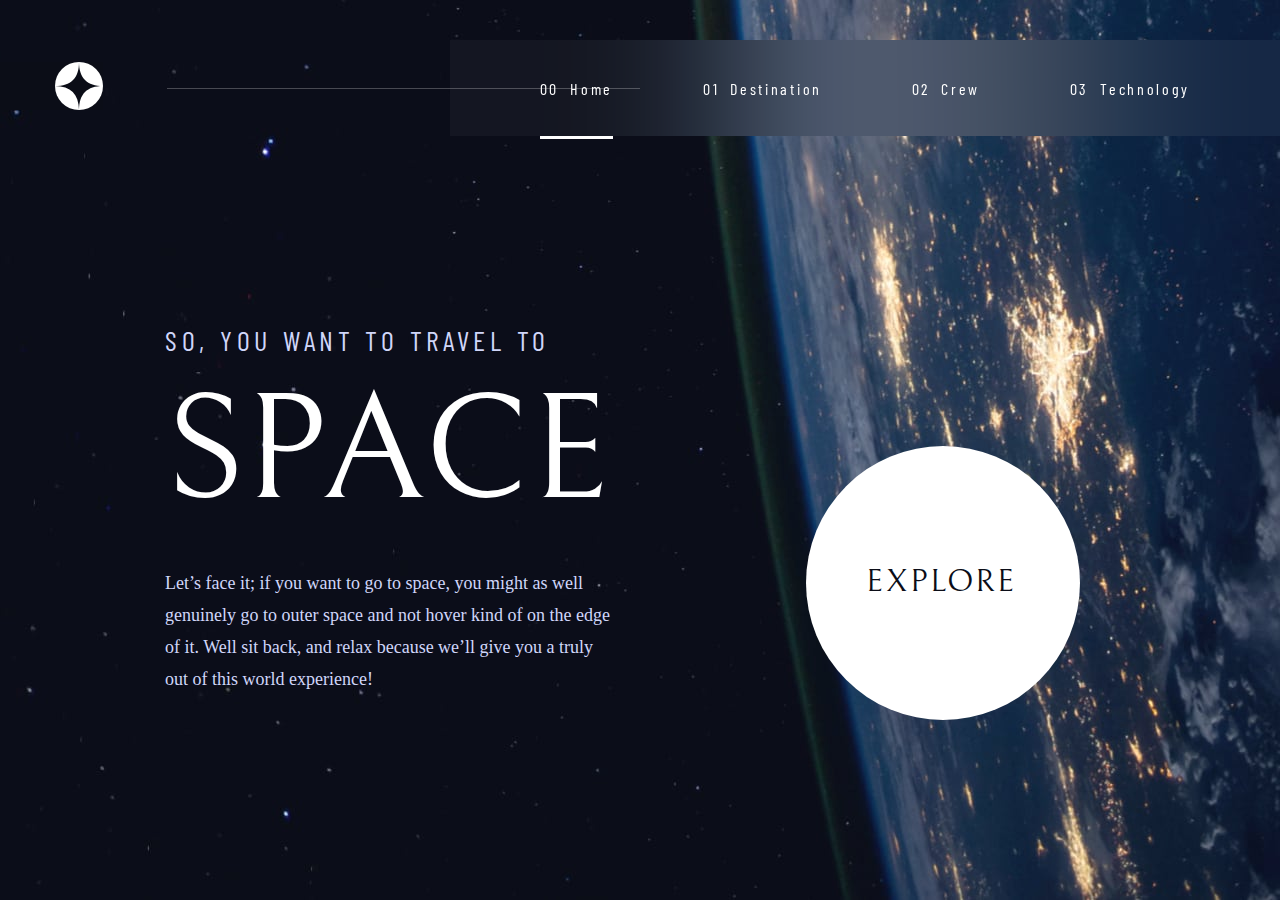
<file: index.html>
<!DOCTYPE html>
<html lang="en">

<head>
  <meta charset="UTF-8">
  <meta name="viewport" content="width=device-width, initial-scale=1.0">

  <link rel="icon" type="image/png" sizes="32x32" href="./assets/favicon-32x32.png">
  <link rel="stylesheet" href="styles/index.css">
  <!-- <link rel="stylesheet" href="styles/indextablet.css"> -->
  <link rel="preconnect" href="https://fonts.googleapis.com">
  <link rel="preconnect" href="https://fonts.googleapis.com">
  <link rel="preconnect" href="https://fonts.gstatic.com" crossorigin>
  <link href="https://fonts.googleapis.com/css2?family=Bellefair&display=swap" rel="stylesheet">
  <link rel="preconnect" href="https://fonts.googleapis.com">
  <link rel="preconnect" href="https://fonts.gstatic.com" crossorigin>
  <link href="https://fonts.googleapis.com/css2?family=Barlow+Condensed&display=swap" rel="stylesheet">



  <title>Frontend Mentor | Space tourism website</title>

  <script>
    window.addEventListener('load', function(){
      document.querySelector('#mobile-menu-icon').addEventListener('click', function() {
        document.querySelector('#mobile-menu-container').style.display = "block";
        // document.body.style.overflowY = "hidden";
      });

      document.querySelector('#mobile-menu-icon-close').addEventListener('click', function() {
        document.querySelector('#mobile-menu-container').style.display = "none";
        // document.body.style.overflowY = "auto";
      });
    });
  </script>
</head>

<body>
  <div id="mobile-menu-container">
    <button class="mobile-menu-icon-close"id="mobile-menu-icon-close">X</button>
    <ul class="mobile-menu">
      <li class="li1"> <a class="home-mobile" href="index.html"><span class="zerozero00">00</span> Home</a> </li>
      <li class="li2"> <a class="destination-mobile"href="destination-moon.html"><span class="zeroone01">01</span> Destination</a> </li>
      <li class="li3"> <a class="crew-mobile"href="crew-commander.html"><span class="zerotwo02">02</span> Crew</a> </li>
      <li class="li4"> <a class="technology-mobile"href="technology-vehicle.html"><span class="zerothree03">03</span> Technology</a> </li>

    </ul>
  </div>
  <div class="topcontainer">

    <div class="box-1">
      <img class="logo" src="assets/shared/logo.svg" alt="logo">
    </div>
    <div class="rectangle">

    </div>
    <div class="box-4">

      <a class="home" href="index.html">
      <p class="zerozero">00</p>
        Home</a>
      <a class="Destination" href="destination-moon.html">
        <p class="zeroone">01</p> Destination</a>
      <a class="crew" href="crew-commander.html"><p class="zerotwo">02</p> Crew</a>
      <a class="tech" href="technology-vehicle.html"><p class="zerothree">03</p> Technology</a>

    </div>
    <div class="icon-menu">
      <img src="styles/Hamburger_icon_white.svg" id="mobile-menu-icon" alt="MENU">
    </div>
  </div>
  <div class="middlecontainer">

    <h5 class="travel">SO, YOU WANT TO TRAVEL TO</h5>
    <h1 class="space"> SPACE</h1>
    <p class="indexp">
      Let’s face it; if you want to go to space, you might as well genuinely go to
      outer space and not hover kind of on the edge of it. Well sit back, and relax
      because we’ll give you a truly out of this world experience!
    </p>
  </div>
  <div class="bottomcontainer">

    <span class="circle">
      <a class="exploree"href="destination-moon.html"><p class="exp">
        EXPLORE
      </p></a>
    </span>
  </div>





</body>

</html>
</file>
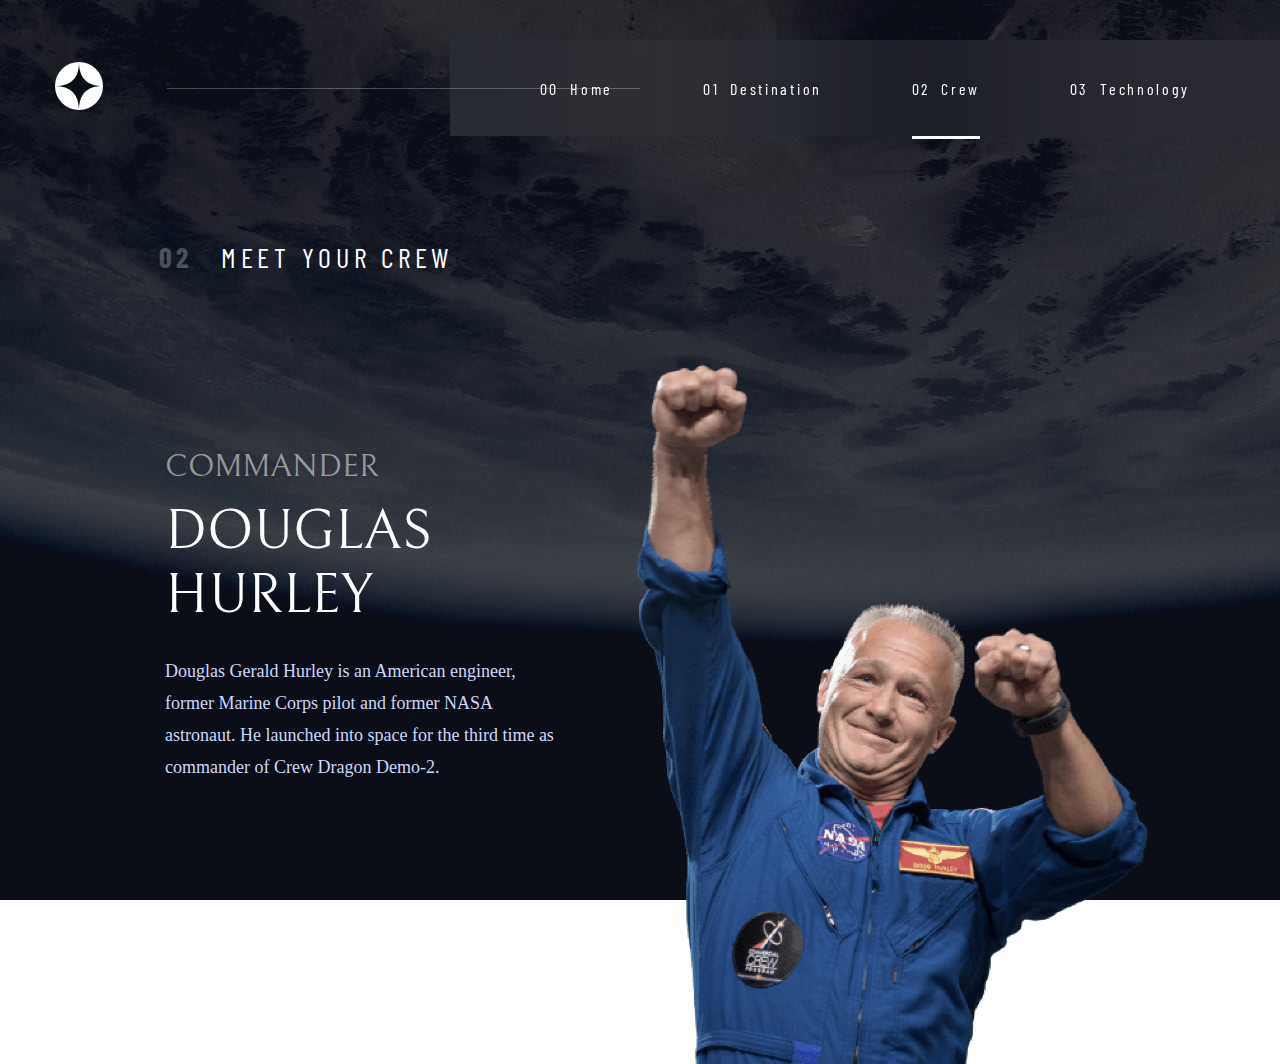
<file: crew-commander.html>
<!DOCTYPE html>
<html lang="en">

<head>
  <meta charset="UTF-8">
  <meta name="viewport" content="width=device-width, initial-scale=1.0">

  <link rel="icon" type="image/png" sizes="32x32" href="./assets/favicon-32x32.png">
  <link rel="stylesheet" href="crew-commander.css">
  <link rel="preconnect" href="https://fonts.googleapis.com">
  <link rel="preconnect" href="https://fonts.googleapis.com">
  <link rel="preconnect" href="https://fonts.gstatic.com" crossorigin>
  <link href="https://fonts.googleapis.com/css2?family=Bellefair&display=swap" rel="stylesheet">
  <link rel="preconnect" href="https://fonts.googleapis.com">
  <link rel="preconnect" href="https://fonts.gstatic.com" crossorigin>
  <link href="https://fonts.googleapis.com/css2?family=Barlow+Condensed&display=swap" rel="stylesheet">



  <title>Frontend Mentor | Space tourism website</title>
  <script>
    window.addEventListener('load', function(){
      document.querySelector('#mobile-menu-icon').addEventListener('click', function() {
        document.querySelector('#mobile-menu-container').style.display = "block";
        // document.body.style.overflowY = "hidden";
      });

      document.querySelector('#mobile-menu-icon-close').addEventListener('click', function() {
        document.querySelector('#mobile-menu-container').style.display = "none";
        // document.body.style.overflowY = "auto";
      });
    });
  </script>
  </head>

  <body>
  <div id="mobile-menu-container">
    <button class="mobile-menu-icon-close"id="mobile-menu-icon-close">X</button>
    <ul class="mobile-menu">
      <li class="li1"> <a class="home-mobile" href="index.html"><span class="zerozero00">00</span> Home</a> </li>
      <li class="li2"> <a class="destination-mobile"href="destination-moon.html"><span class="zeroone01">01</span> Destination</a> </li>
      <li class="li3"> <a class="crew-mobile"href="crew-commander.html"><span class="zerotwo02">02</span> Crew</a> </li>
      <li class="li4"> <a class="technology-mobile"href="technology-vehicle.html"><span class="zerothree03">03</span> Technology</a> </li>

    </ul>
  </div>
  <div class="topcontainer">

    <div class="box-1">
      <img class="logo" src="assets/shared/logo.svg" alt="logo">
    </div>
    <div class="rectangle">

    </div>
    <div class="box-4">

      <a class="home" href="index.html">
        <p class="zerozero">00</p>
        Home
      </a>
      <a class="Destination" href="destination-moon.html">
        <p class="zeroone">01</p> Destination
      </a>
      <a class="crew" href="crew-commander.html">
        <p class="zerotwo">02</p> Crew
      </a>
      <a class="tech" href="technology-vehicle.html">
        <p class="zerothree">03</p> Technology
      </a>

    </div>
    <div class="icon-menu">
      <img src="styles/Hamburger_icon_white.svg" id="mobile-menu-icon" alt="MENU">
    </div>
  </div>
  <div class="middlecontainer">

    <p class="number">
      02
    </p>
    <p class="pick">Meet your crew</p>

  </div>
  <div class="bottomcontainer">
    <div class="left">
      <div class="menudotss">
        <a class="dot11" href="crew-commander.html"></a>
        <a class="dot22" href="crew-specialist.html"></a>
        <a class="dot33"href="crew-pilot.html"></a>
        <a class="dot44"href="crew-engineer.html"></a>
      </div>
      <div class="commander">
        COMMANDER
      </div>
      <div class="dh">
        DOUGLAS HURLEY
      </div>
      <div class="textt">
        Douglas Gerald Hurley is an American engineer, former Marine Corps pilot
        and former NASA astronaut. He launched into space for the third time as
        commander of Crew Dragon Demo-2.
      </div>

      <div class="menudots">
        <a class="dot1" href="crew-commander.html"></a>
        <a class="dot2" href="crew-specialist.html"></a>
        <a class="dot3"href="crew-pilot.html"></a>
        <a class="dot4"href="crew-engineer.html"></a>
      </div>
    </div>
    <div class="liine">

    </div>
    <div class="right">

      <img class="douglas-hurley" src="assets/crew/image-douglas-hurley.png" alt="Douglas Hurley">


      <div class="line">

      </div>
    </div>

  </div>
</body>


</html>
</file>
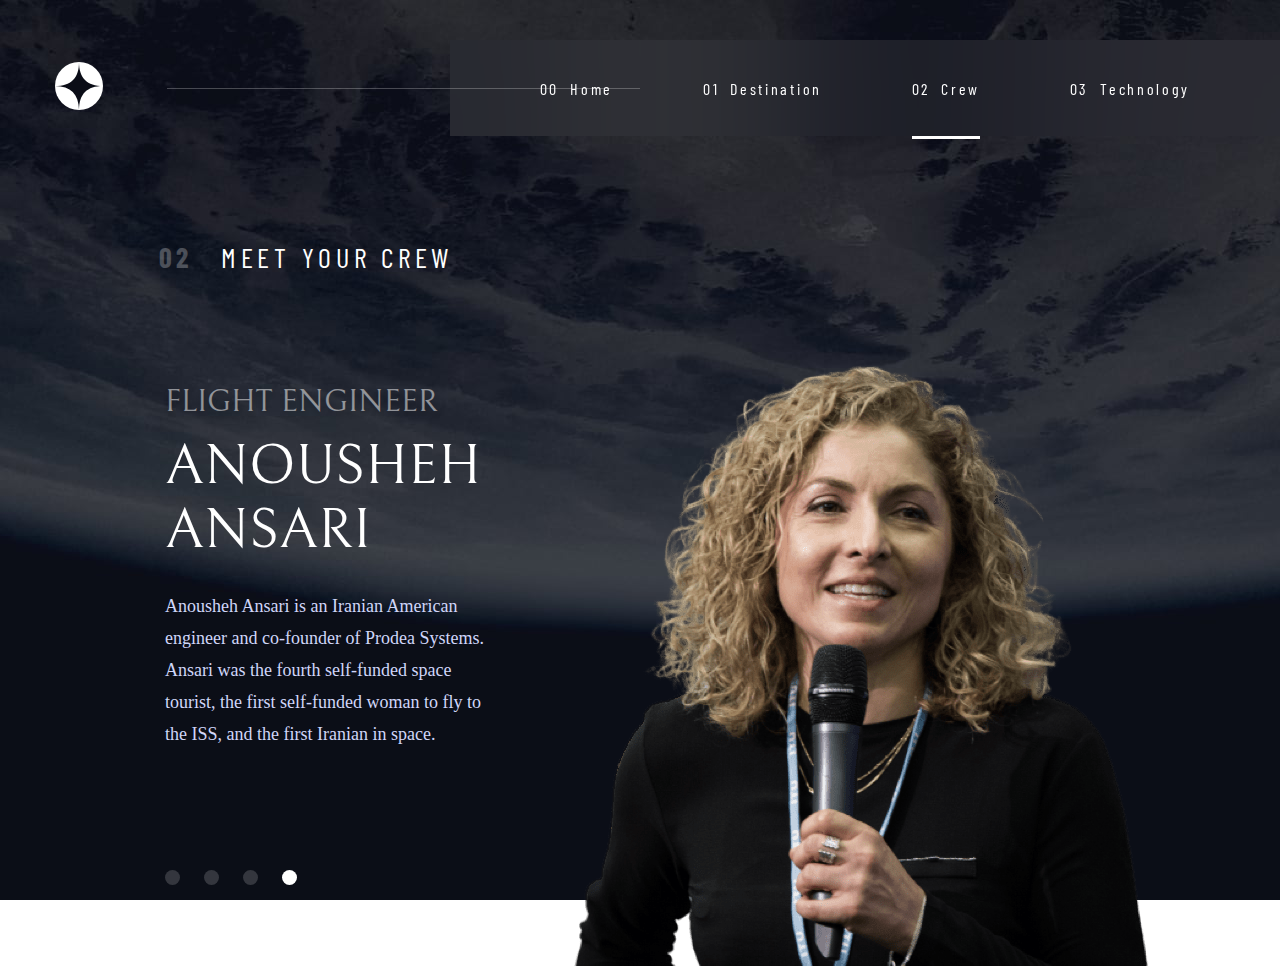
<file: crew-engineer.html>
<!DOCTYPE html>
<html lang="en">

<head>
  <meta charset="UTF-8">
  <meta name="viewport" content="width=device-width, initial-scale=1.0">

  <link rel="icon" type="image/png" sizes="32x32" href="./assets/favicon-32x32.png">
  <link rel="stylesheet" href="crew-engineer.css">
  <link rel="preconnect" href="https://fonts.googleapis.com">
  <link rel="preconnect" href="https://fonts.googleapis.com">
  <link rel="preconnect" href="https://fonts.gstatic.com" crossorigin>
  <link href="https://fonts.googleapis.com/css2?family=Bellefair&display=swap" rel="stylesheet">
  <link rel="preconnect" href="https://fonts.googleapis.com">
  <link rel="preconnect" href="https://fonts.gstatic.com" crossorigin>
  <link href="https://fonts.googleapis.com/css2?family=Barlow+Condensed&display=swap" rel="stylesheet">



  <title>Frontend Mentor | Space tourism website</title>
  <script>
    window.addEventListener('load', function(){
      document.querySelector('#mobile-menu-icon').addEventListener('click', function() {
        document.querySelector('#mobile-menu-container').style.display = "block";
        // document.body.style.overflowY = "hidden";
      });

      document.querySelector('#mobile-menu-icon-close').addEventListener('click', function() {
        document.querySelector('#mobile-menu-container').style.display = "none";
        // document.body.style.overflowY = "auto";
      });
    });
  </script>
  </head>

  <body>
  <div id="mobile-menu-container">
    <button class="mobile-menu-icon-close"id="mobile-menu-icon-close">X</button>
    <ul class="mobile-menu">
      <li class="li1"> <a class="home-mobile" href="index.html"><span class="zerozero00">00</span> Home</a> </li>
      <li class="li2"> <a class="destination-mobile"href="destination-moon.html"><span class="zeroone01">01</span> Destination</a> </li>
      <li class="li3"> <a class="crew-mobile"href="crew-commander.html"><span class="zerotwo02">02</span> Crew</a> </li>
      <li class="li4"> <a class="technology-mobile"href="technology-vehicle.html"><span class="zerothree03">03</span> Technology</a> </li>

    </ul>
  </div>
  <div class="topcontainer">

    <div class="box-1">
      <img class="logo" src="assets/shared/logo.svg" alt="logo">
    </div>
    <div class="rectangle">

    </div>
    <div class="box-4">

      <a class="home" href="index.html">
        <p class="zerozero">00</p>
        Home
      </a>
      <a class="Destination" href="destination-moon.html">
        <p class="zeroone">01</p> Destination
      </a>
      <a class="crew" href="crew-commander.html">
        <p class="zerotwo">02</p> Crew
      </a>
      <a class="tech" href="technology-vehicle.html">
        <p class="zerothree">03</p> Technology
      </a>

    </div>
    <div class="icon-menu">
      <img src="styles/Hamburger_icon_white.svg" id="mobile-menu-icon" alt="MENU">
    </div>
  </div>
  <div class="middlecontainer">

    <p class="number">
      02
    </p>
    <p class="pick">Meet your crew</p>

  </div>
  <div class="bottomcontainer">
    <div class="left">
      <div class="menudotss">
        <a class="dot11" href="crew-commander.html"></a>
        <a class="dot22" href="crew-specialist.html"></a>
        <a class="dot33"href="crew-pilot.html"></a>
        <a class="dot44"href="crew-engineer.html"></a>
      </div>
      <div class="commander">
        Flight Engineer
      </div>
      <div class="dh">
        Anousheh Ansari
      </div>
      <div class="textt">
        Anousheh Ansari is an Iranian American engineer and co-founder of Prodea Systems.
        Ansari was the fourth self-funded space tourist, the first self-funded woman to
        fly to the ISS, and the first Iranian in space.
      </div>

      <div class="menudots">
        <a class="dot1" href="crew-commander.html"></a>
        <a class="dot2" href="crew-specialist.html"></a>
        <a class="dot3"href="crew-pilot.html"></a>
        <a class="dot4"href="crew-engineer.html"></a>
      </div>
    </div>
    <div class="liine">

    </div>
    <div class="right">

      <img class="mark-shuttleworth" src="assets/crew/image-anousheh-ansari.png" alt="Anousheh Ansari">


      <div class="line">

      </div>
    </div>

  </div>
</body>


</html>
</file>
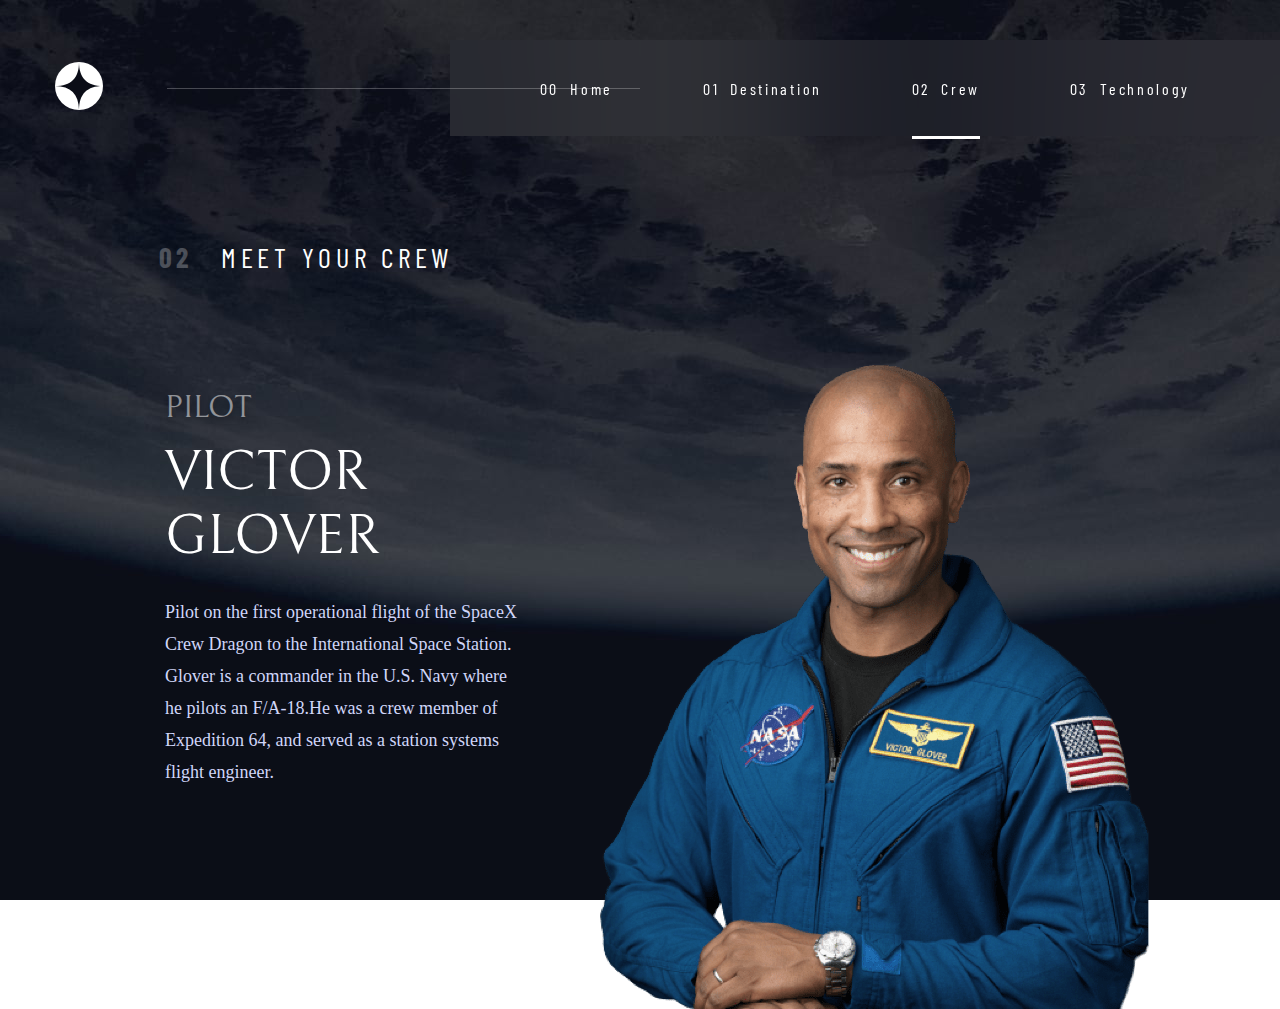
<file: crew-pilot.html>
<!DOCTYPE html>
<html lang="en">

<head>
  <meta charset="UTF-8">
  <meta name="viewport" content="width=device-width, initial-scale=1.0">

  <link rel="icon" type="image/png" sizes="32x32" href="./assets/favicon-32x32.png">
  <link rel="stylesheet" href="crew-pilot.css">
  <link rel="preconnect" href="https://fonts.googleapis.com">
  <link rel="preconnect" href="https://fonts.googleapis.com">
  <link rel="preconnect" href="https://fonts.gstatic.com" crossorigin>
  <link href="https://fonts.googleapis.com/css2?family=Bellefair&display=swap" rel="stylesheet">
  <link rel="preconnect" href="https://fonts.googleapis.com">
  <link rel="preconnect" href="https://fonts.gstatic.com" crossorigin>
  <link href="https://fonts.googleapis.com/css2?family=Barlow+Condensed&display=swap" rel="stylesheet">



  <title>Frontend Mentor | Space tourism website</title>
  <script>
    window.addEventListener('load', function(){
      document.querySelector('#mobile-menu-icon').addEventListener('click', function() {
        document.querySelector('#mobile-menu-container').style.display = "block";
        // document.body.style.overflowY = "hidden";
      });

      document.querySelector('#mobile-menu-icon-close').addEventListener('click', function() {
        document.querySelector('#mobile-menu-container').style.display = "none";
        // document.body.style.overflowY = "auto";
      });
    });
  </script>
  </head>

  <body>
  <div id="mobile-menu-container">
    <button class="mobile-menu-icon-close"id="mobile-menu-icon-close">X</button>
    <ul class="mobile-menu">
      <li class="li1"> <a class="home-mobile" href="index.html"><span class="zerozero00">00</span> Home</a> </li>
      <li class="li2"> <a class="destination-mobile"href="destination-moon.html"><span class="zeroone01">01</span> Destination</a> </li>
      <li class="li3"> <a class="crew-mobile"href="crew-commander.html"><span class="zerotwo02">02</span> Crew</a> </li>
      <li class="li4"> <a class="technology-mobile"href="technology-vehicle.html"><span class="zerothree03">03</span> Technology</a> </li>

    </ul>
  </div>
  <div class="topcontainer">

    <div class="box-1">
      <img class="logo" src="assets/shared/logo.svg" alt="logo">
    </div>
    <div class="rectangle">

    </div>
    <div class="box-4">

      <a class="home" href="index.html">
        <p class="zerozero">00</p>
        Home
      </a>
      <a class="Destination" href="destination-moon.html">
        <p class="zeroone">01</p> Destination
      </a>
      <a class="crew" href="crew-commander.html">
        <p class="zerotwo">02</p> Crew
      </a>
      <a class="tech" href="technology-vehicle.html">
        <p class="zerothree">03</p> Technology
      </a>

    </div>
    <div class="icon-menu">
      <img src="styles/Hamburger_icon_white.svg" id="mobile-menu-icon" alt="MENU">
    </div>
  </div>
  <div class="middlecontainer">

    <p class="number">
      02
    </p>
    <p class="pick">Meet your crew</p>

  </div>
  <div class="bottomcontainer">
    <div class="left">
      <div class="menudotss">
        <a class="dot11" href="crew-commander.html"></a>
        <a class="dot22" href="crew-specialist.html"></a>
        <a class="dot33"href="crew-pilot.html"></a>
        <a class="dot44"href="crew-engineer.html"></a>
      </div>
      <div class="commander">
        Pilot
      </div>
      <div class="dh">
        Victor Glover
      </div>
      <div class="textt">
        Pilot on the first operational flight of the SpaceX Crew Dragon to the
        International Space Station. Glover is a commander in the U.S. Navy where
        he pilots an F/A-18.He was a crew member of Expedition 64, and served as a
        station systems flight engineer.
      </div>

      <div class="menudots">
        <a class="dot1" href="crew-commander.html"></a>
        <a class="dot2" href="crew-specialist.html"></a>
        <a class="dot3"href="crew-pilot.html"></a>
        <a class="dot4"href="crew-engineer.html"></a>
      </div>
    </div>
    <div class="liine">

    </div>
    <div class="right">

      <img class="mark-shuttleworth" src="assets/crew/image-victor-glover.png" alt="Victor Glover">


      <div class="line">

      </div>
    </div>

  </div>
</body>


</html>
</file>
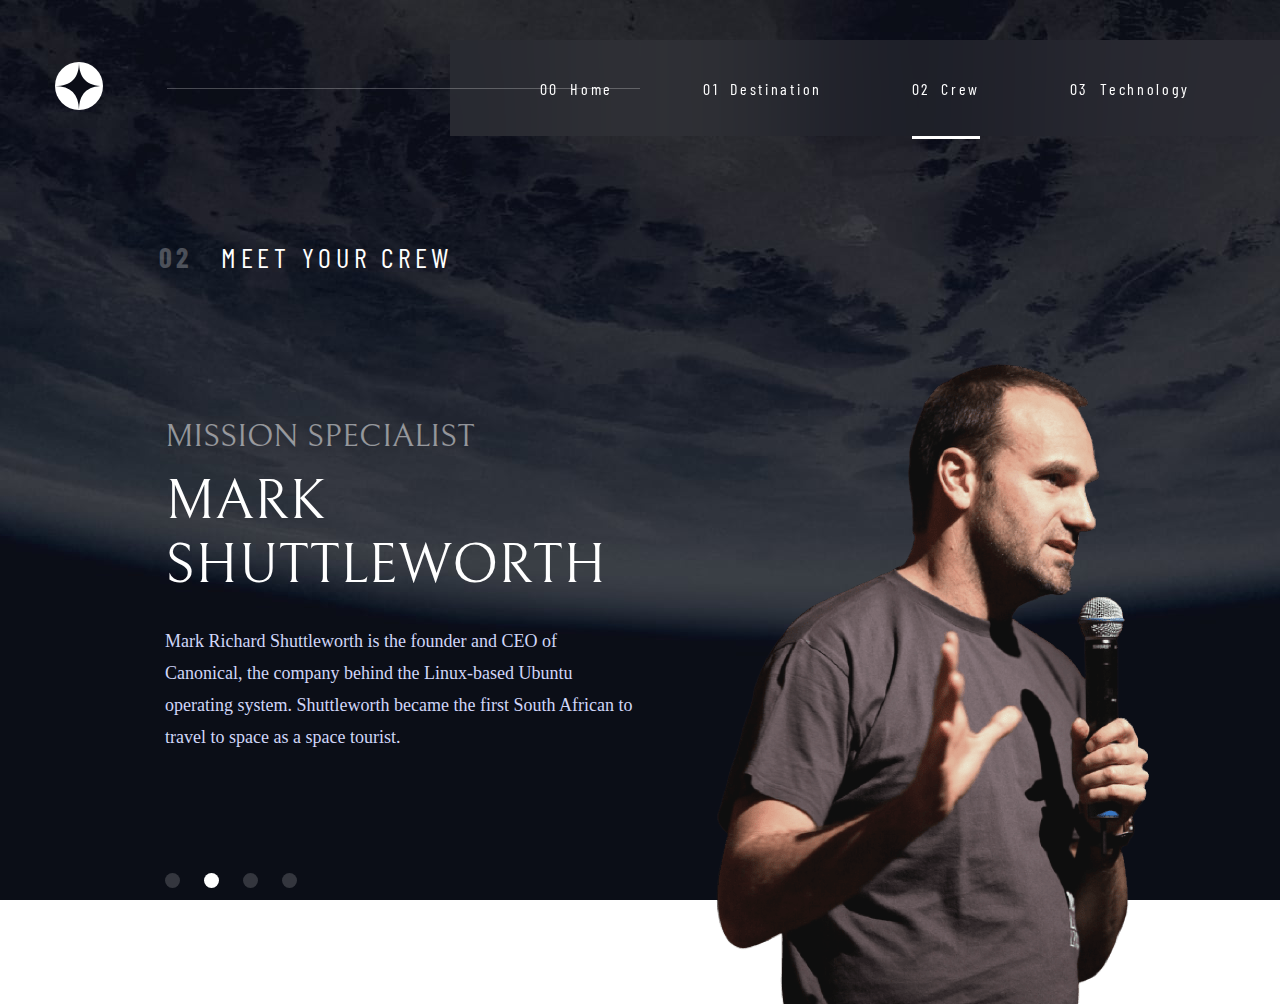
<file: crew-specialist.html>
<!DOCTYPE html>
<html lang="en">

<head>
  <meta charset="UTF-8">
  <meta name="viewport" content="width=device-width, initial-scale=1.0">

  <link rel="icon" type="image/png" sizes="32x32" href="./assets/favicon-32x32.png">
  <link rel="stylesheet" href="crew-specialist.css">
  <link rel="preconnect" href="https://fonts.googleapis.com">
  <link rel="preconnect" href="https://fonts.googleapis.com">
  <link rel="preconnect" href="https://fonts.gstatic.com" crossorigin>
  <link href="https://fonts.googleapis.com/css2?family=Bellefair&display=swap" rel="stylesheet">
  <link rel="preconnect" href="https://fonts.googleapis.com">
  <link rel="preconnect" href="https://fonts.gstatic.com" crossorigin>
  <link href="https://fonts.googleapis.com/css2?family=Barlow+Condensed&display=swap" rel="stylesheet">



  <title>Frontend Mentor | Space tourism website</title>
  <script>
    window.addEventListener('load', function(){
      document.querySelector('#mobile-menu-icon').addEventListener('click', function() {
        document.querySelector('#mobile-menu-container').style.display = "block";
        // document.body.style.overflowY = "hidden";
      });

      document.querySelector('#mobile-menu-icon-close').addEventListener('click', function() {
        document.querySelector('#mobile-menu-container').style.display = "none";
        // document.body.style.overflowY = "auto";
      });
    });
  </script>
  </head>

  <body>
  <div id="mobile-menu-container">
    <button class="mobile-menu-icon-close"id="mobile-menu-icon-close">X</button>
    <ul class="mobile-menu">
      <li class="li1"> <a class="home-mobile" href="index.html"><span class="zerozero00">00</span> Home</a> </li>
      <li class="li2"> <a class="destination-mobile"href="destination-moon.html"><span class="zeroone01">01</span> Destination</a> </li>
      <li class="li3"> <a class="crew-mobile"href="crew-commander.html"><span class="zerotwo02">02</span> Crew</a> </li>
      <li class="li4"> <a class="technology-mobile"href="technology-vehicle.html"><span class="zerothree03">03</span> Technology</a> </li>

    </ul>
  </div>
  <div class="topcontainer">

    <div class="box-1">
      <img class="logo" src="assets/shared/logo.svg" alt="logo">
    </div>
    <div class="rectangle">

    </div>
    <div class="box-4">

      <a class="home" href="index.html">
        <p class="zerozero">00</p>
        Home
      </a>
      <a class="Destination" href="destination-moon.html">
        <p class="zeroone">01</p> Destination
      </a>
      <a class="crew" href="crew-commander.html">
        <p class="zerotwo">02</p> Crew
      </a>
      <a class="tech" href="technology-vehicle.html">
        <p class="zerothree">03</p> Technology
      </a>

    </div>
    <div class="icon-menu">
      <img src="styles/Hamburger_icon_white.svg" id="mobile-menu-icon" alt="MENU">
    </div>
  </div>
  <div class="middlecontainer">

    <p class="number">
      02
    </p>
    <p class="pick">Meet your crew</p>

  </div>
  <div class="bottomcontainer">
    <div class="left">
      <div class="menudotss">
        <a class="dot11" href="crew-commander.html"></a>
        <a class="dot22" href="crew-specialist.html"></a>
        <a class="dot33"href="crew-pilot.html"></a>
        <a class="dot44"href="crew-engineer.html"></a>
      </div>
      <div class="commander">
        Mission Specialist
      </div>
      <div class="dh">
        Mark Shuttleworth
      </div>
      <div class="textt">
        Mark Richard Shuttleworth is the founder and CEO of Canonical, the company behind
        the Linux-based Ubuntu operating system. Shuttleworth became the first South
        African to travel to space as a space tourist.
      </div>

      <div class="menudots">
        <a class="dot1" href="crew-commander.html"></a>
        <a class="dot2" href="crew-specialist.html"></a>
        <a class="dot3"href="crew-pilot.html"></a>
        <a class="dot4"href="crew-engineer.html"></a>
      </div>
    </div>
    <div class="liine">

    </div>
    <div class="right">

      <img class="mark-shuttleworth" src="assets/crew/image-mark-shuttleworth.png" alt="Mark Shuttleworth">


      <div class="line">

      </div>
    </div>

  </div>
</body>


</html>
</file>
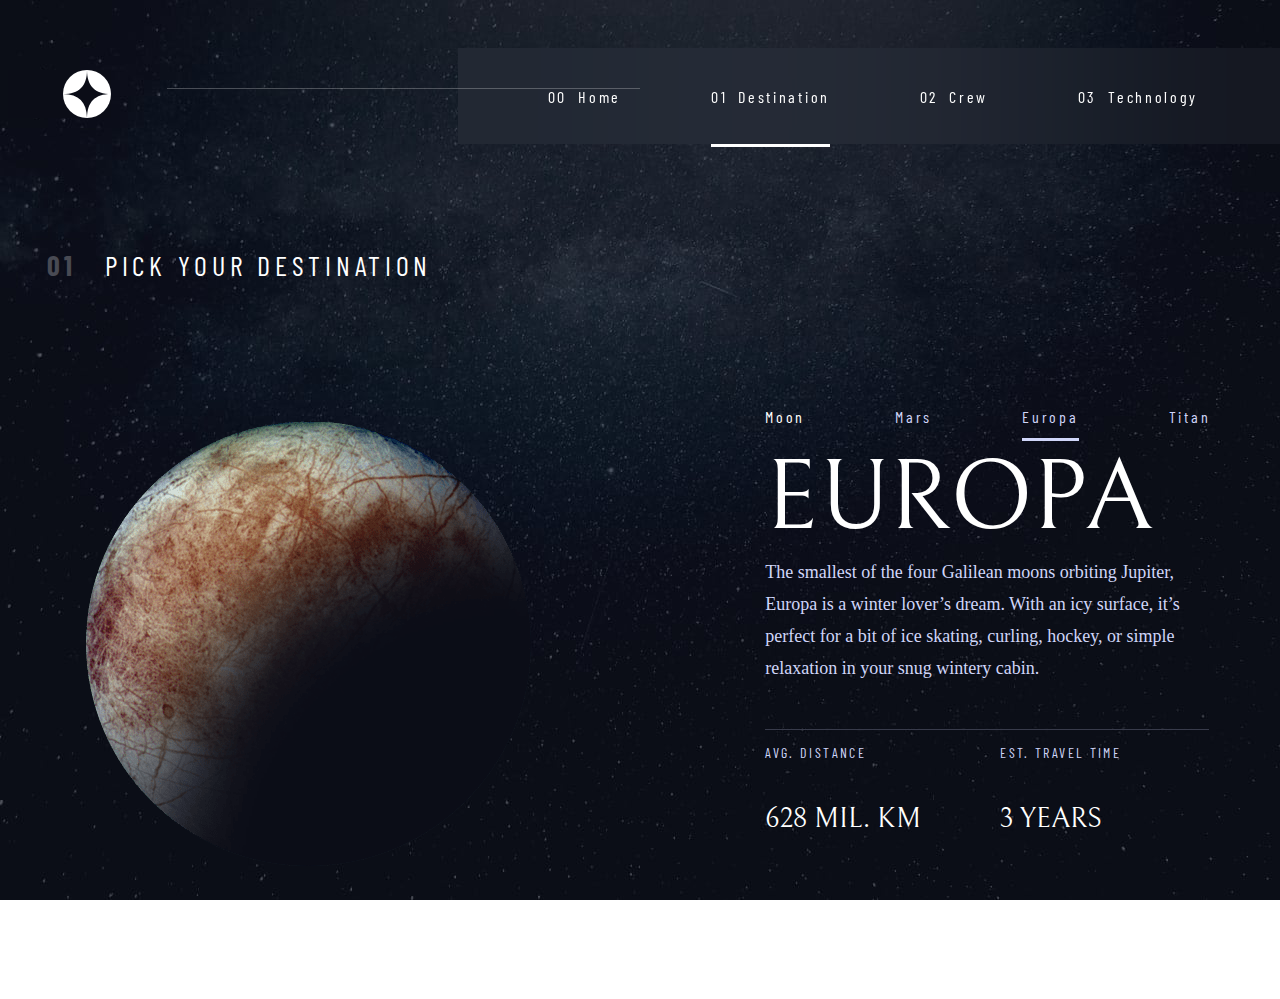
<file: destination-europa.html>
<!DOCTYPE html>
<html lang="en">

<head>
  <meta charset="UTF-8">
  <meta name="viewport" content="width=device-width, initial-scale=1.0">

  <link rel="icon" type="image/png" sizes="32x32" href="./assets/favicon-32x32.png">
  <link rel="stylesheet" href="destination-europa.css">
  <link rel="preconnect" href="https://fonts.googleapis.com">
  <link rel="preconnect" href="https://fonts.googleapis.com">
  <link rel="preconnect" href="https://fonts.gstatic.com" crossorigin>
  <link href="https://fonts.googleapis.com/css2?family=Bellefair&display=swap" rel="stylesheet">
  <link rel="preconnect" href="https://fonts.googleapis.com">
  <link rel="preconnect" href="https://fonts.gstatic.com" crossorigin>
  <link href="https://fonts.googleapis.com/css2?family=Barlow+Condensed&display=swap" rel="stylesheet">



  <title>Frontend Mentor | Space tourism website</title>
  <script>
    window.addEventListener('load', function(){
      document.querySelector('#mobile-menu-icon').addEventListener('click', function() {
        document.querySelector('#mobile-menu-container').style.display = "block";
        // document.body.style.overflowY = "hidden";
      });

      document.querySelector('#mobile-menu-icon-close').addEventListener('click', function() {
        document.querySelector('#mobile-menu-container').style.display = "none";
        // document.body.style.overflowY = "auto";
      });
    });
  </script>
</head>

<body>
  <div id="mobile-menu-container">
    <button class="mobile-menu-icon-close"id="mobile-menu-icon-close">X</button>
    <ul class="mobile-menu">
      <li class="li1"> <a class="home-mobile" href="index.html"><span class="zerozero00">00</span> Home</a> </li>
      <li class="li2"> <a class="destination-mobile"href="destination-moon.html"><span class="zeroone01">01</span> Destination</a> </li>
      <li class="li3"> <a class="crew-mobile"href="crew-commander.html"><span class="zerotwo02">02</span> Crew</a> </li>
      <li class="li4"> <a class="technology-mobile"href="technology-vehicle.html"><span class="zerothree03">03</span> Technology</a> </li>

    </ul>
  </div>
  <div class="topcontainer">

    <div class="box-1">
      <img class="logo" src="assets/shared/logo.svg" alt="logo">
    </div>
    <div class="rectangle">

    </div>
    <div class="box-4">

      <a class="home" href="index.html">
        <p class="zerozero">00</p>
        Home
      </a>
      <a class="Destination" href="destination-moon.html">
        <p class="zeroone">01</p> Destination
      </a>
      <a class="crew" href="crew-commander.html">
        <p class="zerotwo">02</p> Crew
      </a>
      <a class="tech" href="technology-vehicle.html">
        <p class="zerothree">03</p> Technology
      </a>

    </div>
    <div class="icon-menu">
      <img src="styles/Hamburger_icon_white.svg" id="mobile-menu-icon" alt="MENU">
    </div>
  </div>
  <div class="middlecontainer">

    <p class="number">
      01
    </p>
    <p class="pick">Pick your destination</p>

  </div>
  <div class="bottomcontainer">
    <div class="left">
      <img class="europa-img" src="assets/destination/image-europa.png" alt="Europa">
    </div>
    <div class="right">
      <div class="menuu">
        <a class="moon" href="destination-moon.html">Moon</a>
        <a class="mars" href="destination-mars.html">Mars</a>
        <a class="Europa" href="destination-europa.html">Europa</a>
        <a class="titan" href="destination-titan.html">Titan</a>
      </div>
      <div class="euuropa">
        EUROPA
      </div>
      <div class="textt">
        The smallest of the four Galilean moons orbiting Jupiter, Europa is a
        winter lover’s dream. With an icy surface, it’s perfect for a bit of
        ice skating, curling, hockey, or simple relaxation in your snug
        wintery cabin.
      </div>
      <div class="line">

      </div>
      <div class="bottomcontainer2">
        <div class="leftt">
          <p class="avg">
            Avg. distance
          </p>
          <p class="km">628 mil. km</p>

        </div>
        <div class="rightt">
          <p class="ett">Est. travel time</p>
          <p class="class">3 years</p>
        </div>

      </div>
    </div>
  </div>
  </div>
</body>


</html>
</file>
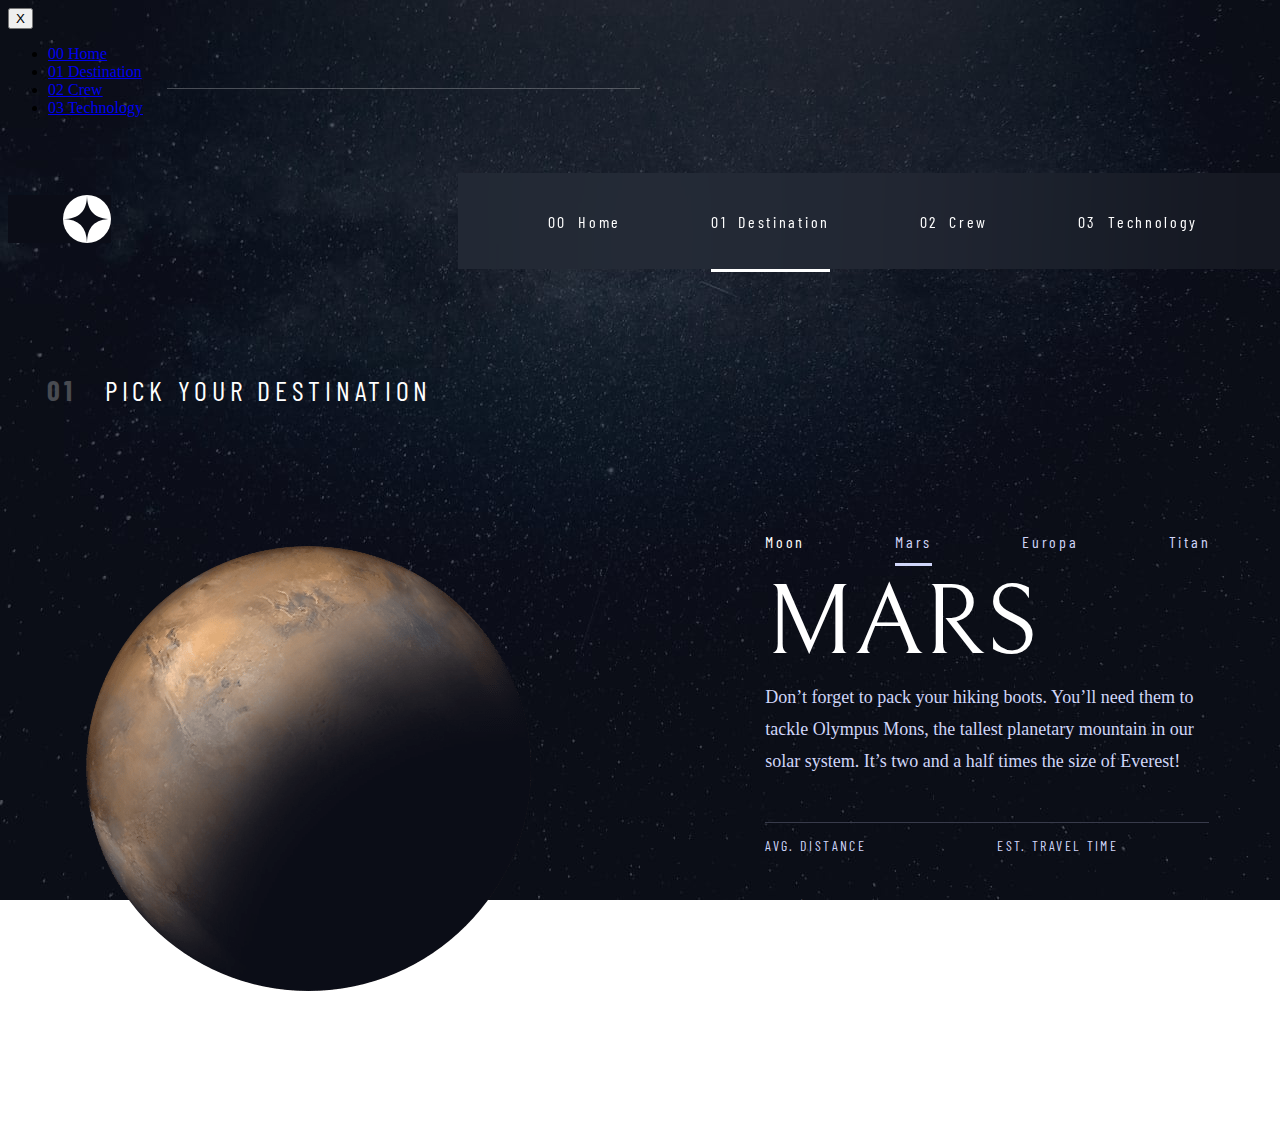
<file: destination-mars.html>
<!DOCTYPE html>
<html lang="en">

<head>
  <meta charset="UTF-8">
  <meta name="viewport" content="width=device-width, initial-scale=1.0">

  <link rel="icon" type="image/png" sizes="32x32" href="./assets/favicon-32x32.png">
  <link rel="stylesheet" href="destination-mars.css">
  <link rel="preconnect" href="https://fonts.googleapis.com">
  <link rel="preconnect" href="https://fonts.googleapis.com">
  <link rel="preconnect" href="https://fonts.gstatic.com" crossorigin>
  <link href="https://fonts.googleapis.com/css2?family=Bellefair&display=swap" rel="stylesheet">
  <link rel="preconnect" href="https://fonts.googleapis.com">
  <link rel="preconnect" href="https://fonts.gstatic.com" crossorigin>
  <link href="https://fonts.googleapis.com/css2?family=Barlow+Condensed&display=swap" rel="stylesheet">



  <title>Frontend Mentor | Space tourism website</title>
  <script>
    window.addEventListener('load', function() {
      document.querySelector('#mobile-menu-icon').addEventListener('click', function() {
        document.querySelector('#mobile-menu-container').style.display = "block";
        // document.body.style.overflowY = "hidden";
      });

      document.querySelector('#mobile-menu-icon-close').addEventListener('click', function() {
        document.querySelector('#mobile-menu-container').style.display = "none";
        // document.body.style.overflowY = "auto";
      });
    });
  </script>
</head>

<body>
  <div id="mobile-menu-container">
    <button class="mobile-menu-icon-close" id="mobile-menu-icon-close">X</button>
    <ul class="mobile-menu">
      <li class="li1"> <a class="home-mobile" href="index.html"><span class="zerozero00">00</span> Home</a> </li>
      <li class="li2"> <a class="destination-mobile" href="destination-moon.html"><span class="zeroone01">01</span> Destination</a> </li>
      <li class="li3"> <a class="crew-mobile" href="crew-commander.html"><span class="zerotwo02">02</span> Crew</a> </li>
      <li class="li4"> <a class="technology-mobile" href="technology-vehicle.html"><span class="zerothree03">03</span> Technology</a> </li>

    </ul>
  </div>
  <div class="topcontainer">

    <div class="box-1">
      <img class="logo" src="assets/shared/logo.svg" alt="logo">
    </div>
    <div class="rectangle">

    </div>
    <div class="box-4">

      <a class="home" href="index.html">
        <p class="zerozero">00</p>
        Home
      </a>
      <a class="Destination" href="destination-moon.html">
        <p class="zeroone">01</p> Destination
      </a>
      <a class="crew" href="crew-commander.html">
        <p class="zerotwo">02</p> Crew
      </a>
      <a class="tech" href="technology-vehicle.html">
        <p class="zerothree">03</p> Technology
      </a>

    </div>
    <div class="icon-menu">
      <img src="styles/Hamburger_icon_white.svg" id="mobile-menu-icon" alt="MENU">
    </div>
  </div>
  <div class="middlecontainer">

    <p class="number">
      01
    </p>
    <p class="pick">Pick your destination</p>

  </div>
  <div class="bottomcontainer">
    <div class="left">
      <img class="mars-img" src="assets/destination/image-mars.png" alt="Mars">
    </div>
    <div class="right">
      <div class="menuu">
        <a class="moon" href="destination-moon.html">Moon</a>
        <a class="mars" href="destination-mars.html">Mars</a>
        <a class="Europa" href="destination-europa.html">Europa</a>
        <a class="titan" href="destination-titan.html">Titan</a>
      </div>
      <div class="maars">
        MARS
      </div>
      <div class="textt">
        Don’t forget to pack your hiking boots. You’ll need them to tackle Olympus Mons,
        the tallest planetary mountain in our solar system. It’s two and a half times
        the size of Everest!
      </div>
      <div class="line">

      </div>
      <div class="bottomcontainer2">
        <div class="leftt">
          <p class="avg">
            Avg. distance
          </p>
          <p class="km">225 mil. km</p>

        </div>
        <div class="rightt">
          <p class="ett">Est. travel time</p>
          <p class="class">9 months</p>
        </div>

      </div>
    </div>
  </div>
  </div>
</body>


</html>
</file>
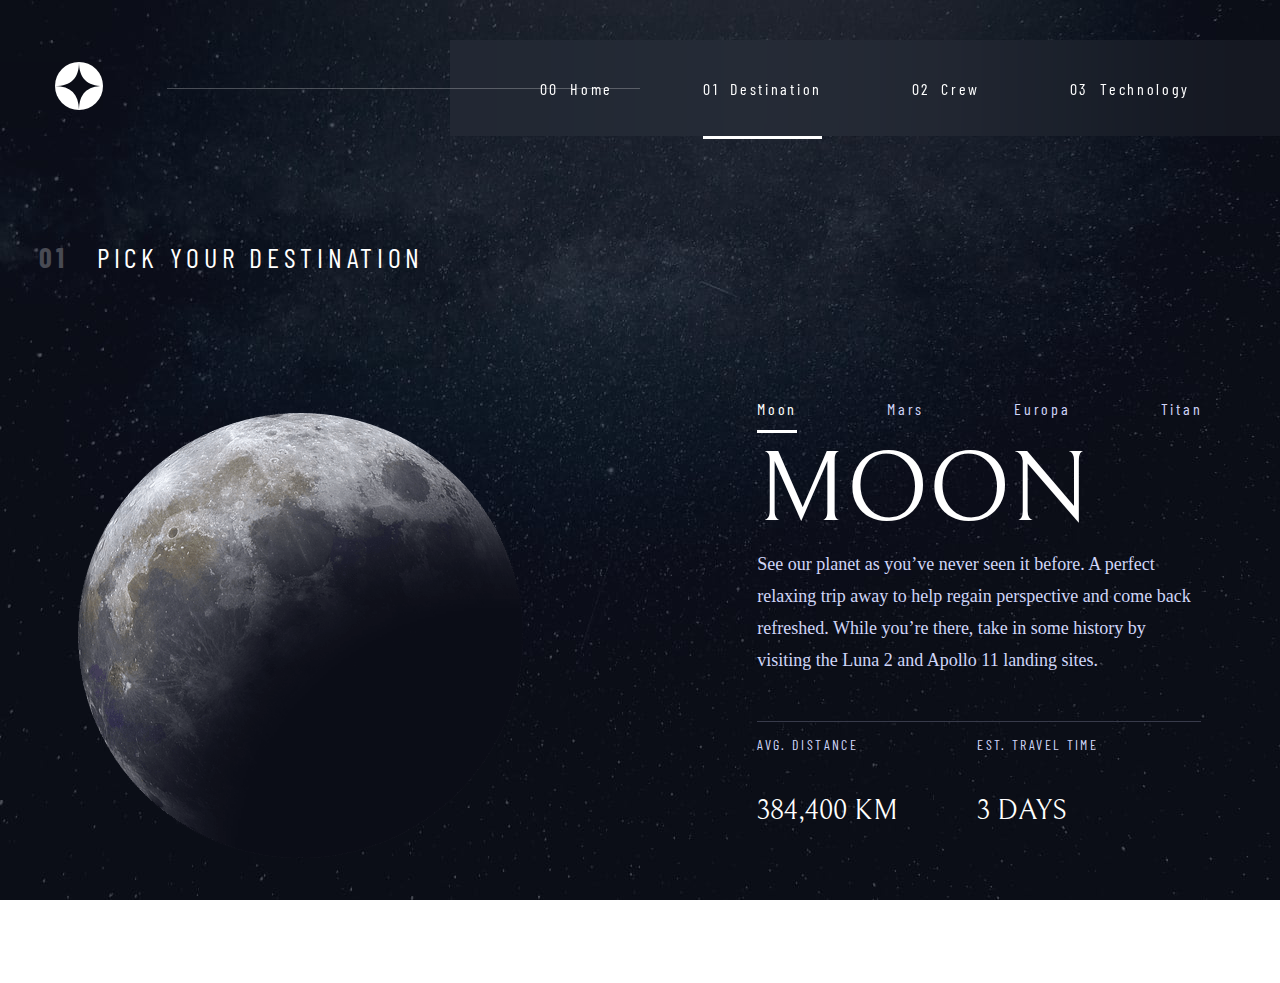
<file: destination-moon.html>
<!DOCTYPE html>
<html lang="en">

<head>
  <meta charset="UTF-8">
  <meta name="viewport" content="width=device-width, initial-scale=1.0">

  <link rel="icon" type="image/png" sizes="32x32" href="./assets/favicon-32x32.png">
  <link rel="stylesheet" href="destination-moon.css">
  <link rel="preconnect" href="https://fonts.googleapis.com">
  <link rel="preconnect" href="https://fonts.googleapis.com">
  <link rel="preconnect" href="https://fonts.gstatic.com" crossorigin>
  <link href="https://fonts.googleapis.com/css2?family=Bellefair&display=swap" rel="stylesheet">
  <link rel="preconnect" href="https://fonts.googleapis.com">
  <link rel="preconnect" href="https://fonts.gstatic.com" crossorigin>
  <link href="https://fonts.googleapis.com/css2?family=Barlow+Condensed&display=swap" rel="stylesheet">



  <title>Frontend Mentor | Space tourism website</title>
  <script>
    window.addEventListener('load', function(){
      document.querySelector('#mobile-menu-icon').addEventListener('click', function() {
        document.querySelector('#mobile-menu-container').style.display = "block";
        // document.body.style.overflowY = "hidden";
      });

      document.querySelector('#mobile-menu-icon-close').addEventListener('click', function() {
        document.querySelector('#mobile-menu-container').style.display = "none";
        // document.body.style.overflowY = "auto";
      });
    });
  </script>
</head>

<body>
  <div id="mobile-menu-container">
    <button class="mobile-menu-icon-close"id="mobile-menu-icon-close">X</button>
    <ul class="mobile-menu">
      <li class="li1"> <a class="home-mobile" href="index.html"><span class="zerozero00">00</span> Home</a> </li>
      <li class="li2"> <a class="destination-mobile"href="destination-moon.html"><span class="zeroone01">01</span> Destination</a> </li>
      <li class="li3"> <a class="crew-mobile"href="crew-commander.html"><span class="zerotwo02">02</span> Crew</a> </li>
      <li class="li4"> <a class="technology-mobile"href="technology-vehicle.html"><span class="zerothree03">03</span> Technology</a> </li>

    </ul>
  </div>
  <div class="topcontainer">

    <div class="box-1">
      <img class="logo" src="assets/shared/logo.svg" alt="logo">
    </div>
    <div class="rectangle">

    </div>
    <div class="box-4">

      <a class="home" href="index.html">
        <p class="zerozero">00</p>
        Home
      </a>
      <a class="Destination" href="destination-moon.html">
        <p class="zeroone">01</p> Destination
      </a>
      <a class="crew" href="crew-commander.html">
        <p class="zerotwo">02</p> Crew
      </a>
      <a class="tech" href="technology-vehicle.html">
        <p class="zerothree">03</p> Technology
      </a>

    </div>
    <div class="icon-menu">
      <img src="styles/Hamburger_icon_white.svg" id="mobile-menu-icon" alt="MENU">
    </div>
  </div>
  <div class="middlecontainer">

    <p class="number">
      01
    </p>
    <p class="pick">Pick your destination</p>

  </div>
  <div class="bottomcontainer">
    <div class="left">
      <img class="moon-img" src="assets/destination/image-moon.png" alt="Moon">
    </div>
    <div class="right">
      <div class="menuu">
        <a class="moon" href="destination-moon.html">Moon</a>
        <a class="mars" href="destination-mars.html">Mars</a>
        <a class="Europa" href="destination-europa.html">Europa</a>
        <a class="titan" href="destination-titan.html">Titan</a>
      </div>
      <div class="mooon">
        MOON
      </div>
      <div class="textt">
        See our planet as you’ve never seen it before. A perfect relaxing trip away to help
        regain perspective and come back refreshed. While you’re there, take in some history
        by visiting the Luna 2 and Apollo 11 landing sites.
      </div>
      <div class="line">

      </div>
      <div class="bottomcontainer2">
        <div class="leftt">
          <p class="avg">
            Avg. distance
          </p>
          <p class="km">384,400 km</p>

        </div>
        <div class="rightt">
          <p class="ett">Est. travel time</p>
          <p class="class">3 days</p>
        </div>

      </div>
    </div>
  </div>
  </div>
</body>


</html>
</file>
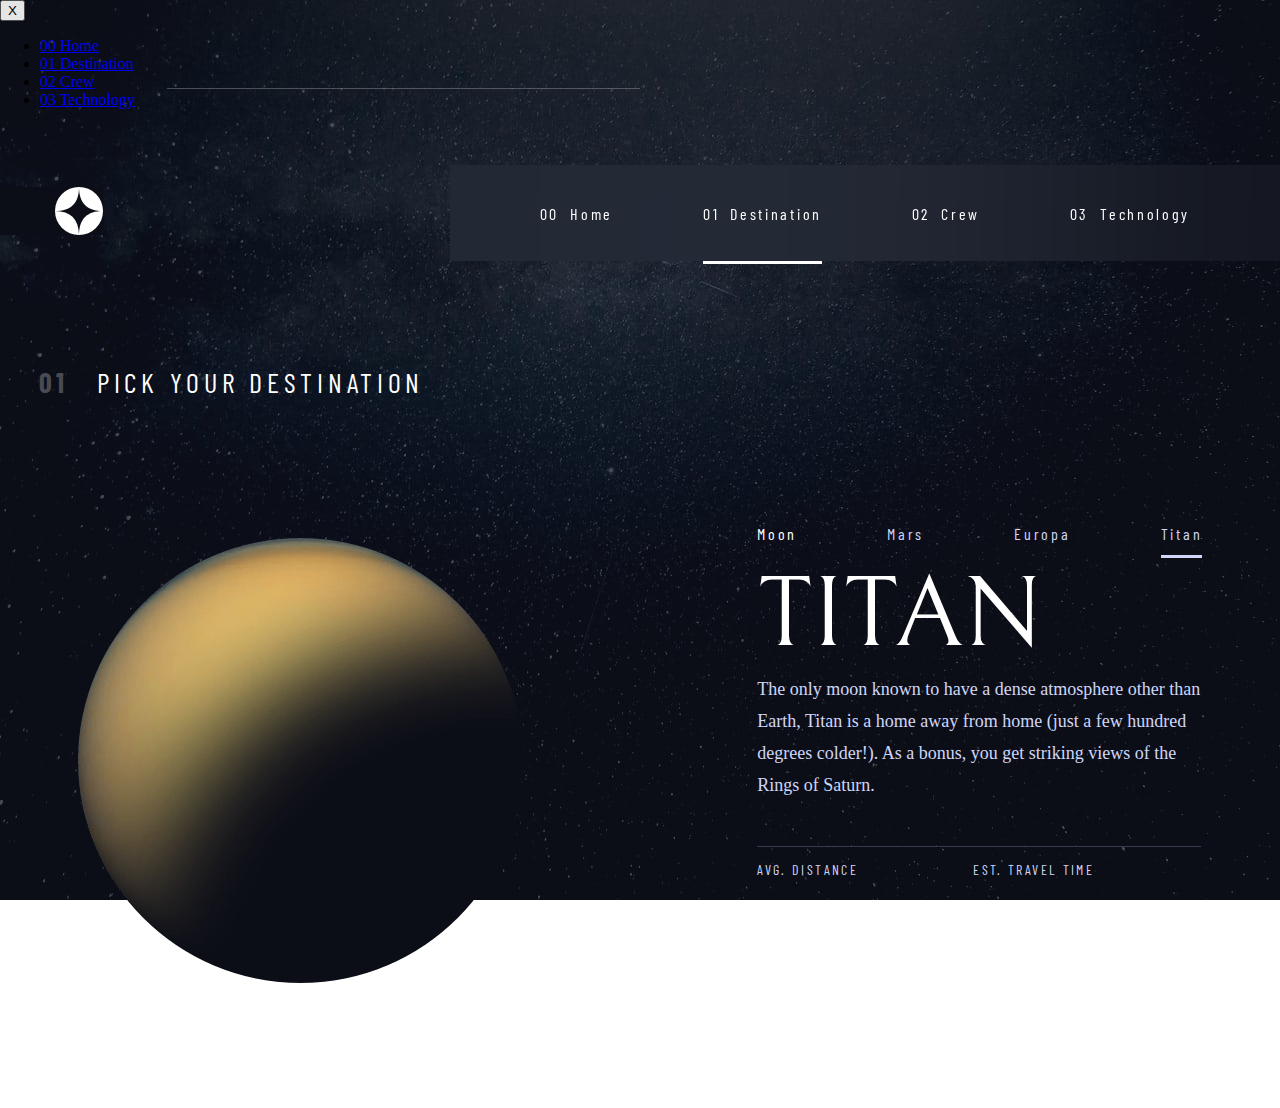
<file: destination-titan.html>
<!DOCTYPE html>
<html lang="en">

<head>
  <meta charset="UTF-8">
  <meta name="viewport" content="width=device-width, initial-scale=1.0">

  <link rel="icon" type="image/png" sizes="32x32" href="./assets/favicon-32x32.png">
  <link rel="stylesheet" href="destination-titan.css">
  <link rel="preconnect" href="https://fonts.googleapis.com">
  <link rel="preconnect" href="https://fonts.googleapis.com">
  <link rel="preconnect" href="https://fonts.gstatic.com" crossorigin>
  <link href="https://fonts.googleapis.com/css2?family=Bellefair&display=swap" rel="stylesheet">
  <link rel="preconnect" href="https://fonts.googleapis.com">
  <link rel="preconnect" href="https://fonts.gstatic.com" crossorigin>
  <link href="https://fonts.googleapis.com/css2?family=Barlow+Condensed&display=swap" rel="stylesheet">



  <title>Frontend Mentor | Space tourism website</title>
  <script>
    window.addEventListener('load', function(){
      document.querySelector('#mobile-menu-icon').addEventListener('click', function() {
        document.querySelector('#mobile-menu-container').style.display = "block";
        // document.body.style.overflowY = "hidden";
      });

      document.querySelector('#mobile-menu-icon-close').addEventListener('click', function() {
        document.querySelector('#mobile-menu-container').style.display = "none";
        // document.body.style.overflowY = "auto";
      });
    });
  </script>
</head>

<body>

  <div id="mobile-menu-container">
    <button class="mobile-menu-icon-close"id="mobile-menu-icon-close">X</button>
    <ul class="mobile-menu">
      <li class="li1"> <a class="home-mobile" href="index.html"><span class="zerozero00">00</span> Home</a> </li>
      <li class="li2"> <a class="destination-mobile"href="destination-moon.html"><span class="zeroone01">01</span> Destination</a> </li>
      <li class="li3"> <a class="crew-mobile"href="crew-commander.html"><span class="zerotwo02">02</span> Crew</a> </li>
      <li class="li4"> <a class="technology-mobile"href="technology-vehicle.html"><span class="zerothree03">03</span> Technology</a> </li>

    </ul>
  </div>
  <div class="topcontainer">

    <div class="box-1">
      <img class="logo" src="assets/shared/logo.svg" alt="logo">
    </div>
    <div class="rectangle">

    </div>
    <div class="box-4">

      <a class="home" href="index.html">
        <p class="zerozero">00</p>
        Home
      </a>
      <a class="Destination" href="destination-moon.html">
        <p class="zeroone">01</p> Destination
      </a>

      <a class="crew" href="crew-commander.html">
        <p class="zerotwo">02</p> Crew
      </a>
      </a>
      <a class="tech" href="technology-vehicle.html">
        <p class="zerothree">03</p> Technology
      </a>

    </div>
    <div class="icon-menu">
      <img src="styles/Hamburger_icon_white.svg" id="mobile-menu-icon" alt="MENU">
    </div>
  </div>
  <div class="middlecontainer">

    <p class="number">
      01
    </p>
    <p class="pick">Pick your destination</p>

  </div>
  <div class="bottomcontainer">
    <div class="left">
      <img class="titan-img" src="assets/destination/image-titan.png" alt="Titan">
    </div>
    <div class="right">
      <div class="menuu">
        <a class="moon" href="destination-moon.html">Moon</a>
        <a class="mars" href="destination-mars.html">Mars</a>
        <a class="Europa" href="destination-europa.html">Europa</a>
        <a class="titan" href="destination-titan.html">Titan</a>
      </div>
      <div class="tiitan">
        TITAN
      </div>
      <div class="textt">
        The only moon known to have a dense atmosphere other than Earth, Titan
        is a home away from home (just a few hundred degrees colder!). As a
        bonus, you get striking views of the Rings of Saturn.
      </div>
      <div class="line">

      </div>
      <div class="bottomcontainer2">
        <div class="leftt">
          <p class="avg">
            Avg. distance
          </p>
          <p class="km">1.6 bil. km</p>

        </div>
        <div class="rightt">
          <p class="ett">Est. travel time</p>
          <p class="class">7 years</p>
        </div>

      </div>
    </div>
  </div>
  </div>
</body>


</html>
</file>
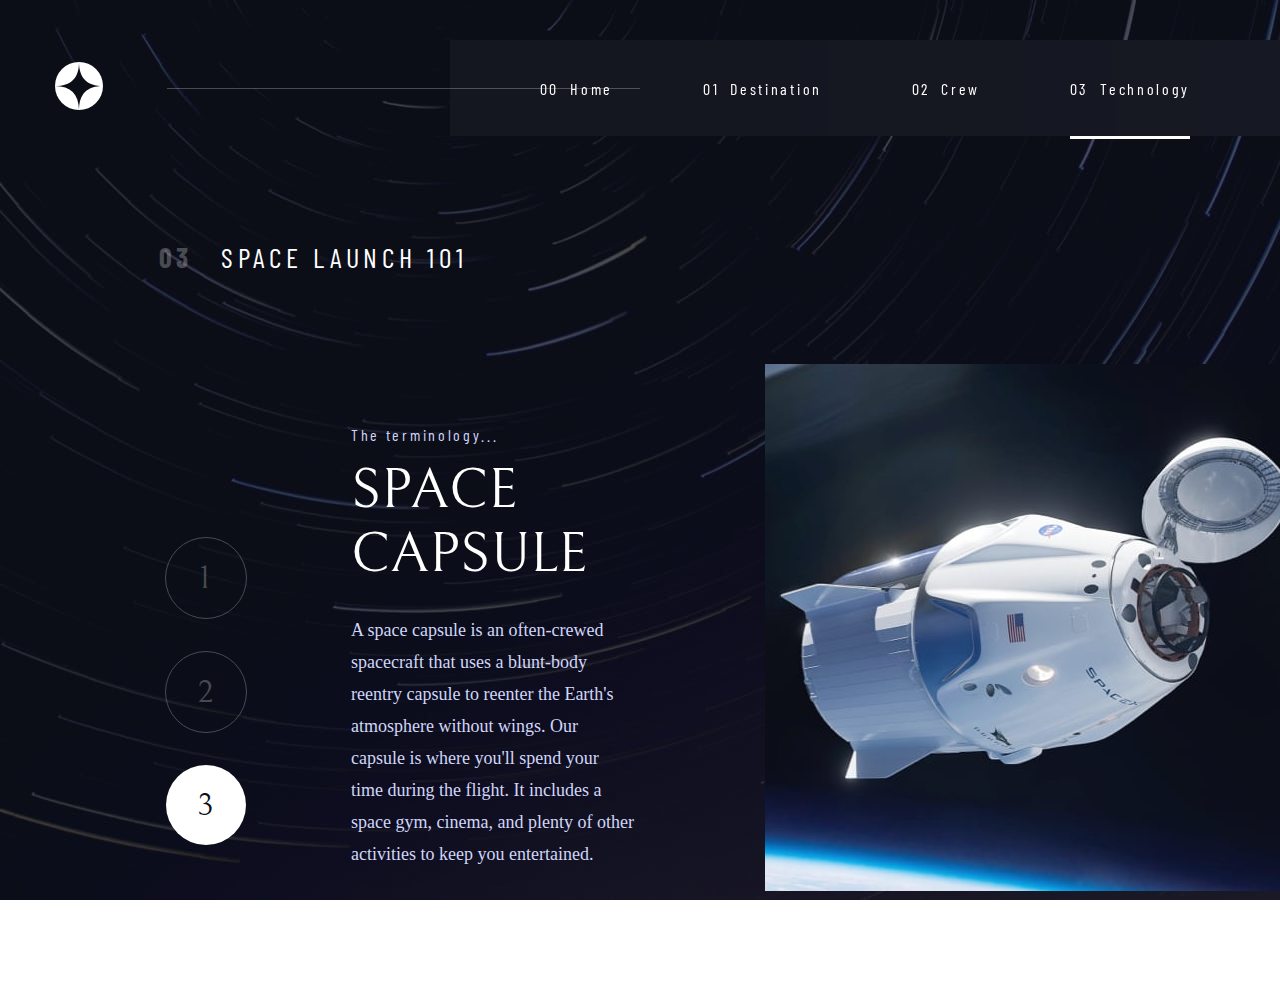
<file: technology-capsule.html>
<!DOCTYPE html>
<html lang="en">

<head>
  <meta charset="UTF-8">
  <meta name="viewport" content="width=device-width, initial-scale=1.0">

  <link rel="icon" type="image/png" sizes="32x32" href="./assets/favicon-32x32.png">
  <link rel="stylesheet" href="technology-capsule.css">
  <link rel="preconnect" href="https://fonts.googleapis.com">
  <link rel="preconnect" href="https://fonts.googleapis.com">
  <link rel="preconnect" href="https://fonts.gstatic.com" crossorigin>
  <link href="https://fonts.googleapis.com/css2?family=Bellefair&display=swap" rel="stylesheet">
  <link rel="preconnect" href="https://fonts.googleapis.com">
  <link rel="preconnect" href="https://fonts.gstatic.com" crossorigin>
  <link href="https://fonts.googleapis.com/css2?family=Barlow+Condensed&display=swap" rel="stylesheet">



  <title>Frontend Mentor | Space tourism website</title>
  <script>
    window.addEventListener('load', function(){
      document.querySelector('#mobile-menu-icon').addEventListener('click', function() {
        document.querySelector('#mobile-menu-container').style.display = "block";
        // document.body.style.overflowY = "hidden";
      });

      document.querySelector('#mobile-menu-icon-close').addEventListener('click', function() {
        document.querySelector('#mobile-menu-container').style.display = "none";
        // document.body.style.overflowY = "auto";
      });
    });
  </script>
  </head>

  <body>
  <div id="mobile-menu-container">
    <button class="mobile-menu-icon-close"id="mobile-menu-icon-close">X</button>
    <ul class="mobile-menu">
      <li class="li1"> <a class="home-mobile" href="index.html"><span class="zerozero00">00</span> Home</a> </li>
      <li class="li2"> <a class="destination-mobile"href="destination-moon.html"><span class="zeroone01">01</span> Destination</a> </li>
      <li class="li3"> <a class="crew-mobile"href="crew-commander.html"><span class="zerotwo02">02</span> Crew</a> </li>
      <li class="li4"> <a class="technology-mobile"href="technology-vehicle.html"><span class="zerothree03">03</span> Technology</a> </li>

    </ul>
  </div>
  <div class="topcontainer">

    <div class="box-1">
      <img class="logo" src="assets/shared/logo.svg" alt="logo">
    </div>
    <div class="rectangle">

    </div>
    <div class="box-4">

      <a class="home" href="index.html">
        <p class="zerozero">00</p>
        Home
      </a>
      <a class="Destination" href="destination-moon.html">
        <p class="zeroone">01</p> Destination
      </a>
      <a class="crew" href="crew-commander.html">
        <p class="zerotwo">02</p> Crew
      </a>
      <a class="tech" href="technology-vehicle.html">
        <p class="zerothree">03</p> Technology
      </a>

    </div>
    <div class="icon-menu">
      <img src="styles/Hamburger_icon_white.svg" id="mobile-menu-icon" alt="MENU">
    </div>
  </div>
  <div class="middlecontainer">

    <p class="number">
      03
    </p>
    <p class="pick">Space launch 101</p>

  </div>
  <div class="bottomcontainer">
    <div class="menudots">
      <a class="dot1" href="technology-vehicle.html">1</a>
      <a class="dot2" href="technology-spaceport.html">2</a>
      <a class="dot3" href="technology-capsule.html">3</a>
    </div>

    <div class="middle">
      <div class="term">
        The terminology...
      </div>
      <div class="dh">
        Space capsule
      </div>
      <div class="textt">
        A space capsule is an often-crewed spacecraft that uses a blunt-body reentry
        capsule to reenter the Earth's atmosphere without wings. Our capsule is where
        you'll spend your time during the flight. It includes a space gym, cinema,
        and plenty of other activities to keep you entertained.
      </div>
    </div>
    <div class="menudotss">
      <a class="dot11" href="technology-vehicle.html">1</a>
      <a class="dot22" href="technology-spaceport.html">2</a>
      <a class="dot33" href="technology-capsule.html">3</a>
    </div>
    <div class="right">

      <img class="launch-vehicle" src="assets/technology/image-space-capsule-portrait.jpg" alt="Space Capsule">
    </div>
    <div class="right2">
      <img class="launch-vehicleland" src="assets/technology/image-space-capsule-landscape.jpg" alt="Space Capsule">
    </div>
  </div>
</body>


</html>
</file>
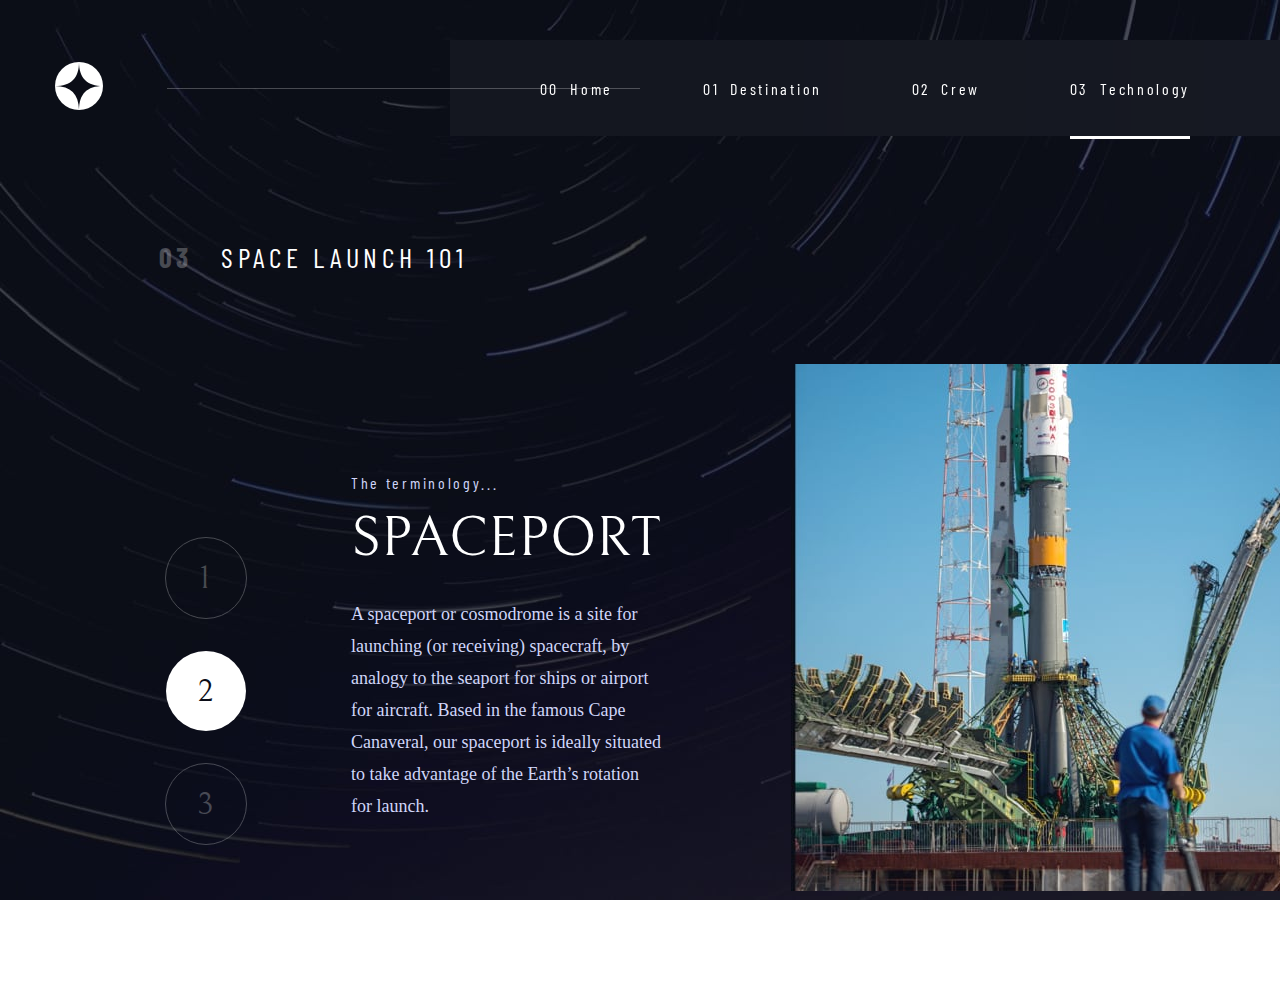
<file: technology-spaceport.html>
<!DOCTYPE html>
<html lang="en">

<head>
  <meta charset="UTF-8">
  <meta name="viewport" content="width=device-width, initial-scale=1.0">

  <link rel="icon" type="image/png" sizes="32x32" href="./assets/favicon-32x32.png">
  <link rel="stylesheet" href="technology-spaceport.css">
  <link rel="preconnect" href="https://fonts.googleapis.com">
  <link rel="preconnect" href="https://fonts.googleapis.com">
  <link rel="preconnect" href="https://fonts.gstatic.com" crossorigin>
  <link href="https://fonts.googleapis.com/css2?family=Bellefair&display=swap" rel="stylesheet">
  <link rel="preconnect" href="https://fonts.googleapis.com">
  <link rel="preconnect" href="https://fonts.gstatic.com" crossorigin>
  <link href="https://fonts.googleapis.com/css2?family=Barlow+Condensed&display=swap" rel="stylesheet">



  <title>Frontend Mentor | Space tourism website</title>
  <script>
    window.addEventListener('load', function(){
      document.querySelector('#mobile-menu-icon').addEventListener('click', function() {
        document.querySelector('#mobile-menu-container').style.display = "block";
        // document.body.style.overflowY = "hidden";
      });

      document.querySelector('#mobile-menu-icon-close').addEventListener('click', function() {
        document.querySelector('#mobile-menu-container').style.display = "none";
        // document.body.style.overflowY = "auto";
      });
    });
  </script>
  </head>

  <body>
  <div id="mobile-menu-container">
    <button class="mobile-menu-icon-close"id="mobile-menu-icon-close">X</button>
    <ul class="mobile-menu">
      <li class="li1"> <a class="home-mobile" href="index.html"><span class="zerozero00">00</span> Home</a> </li>
      <li class="li2"> <a class="destination-mobile"href="destination-moon.html"><span class="zeroone01">01</span> Destination</a> </li>
      <li class="li3"> <a class="crew-mobile"href="crew-commander.html"><span class="zerotwo02">02</span> Crew</a> </li>
      <li class="li4"> <a class="technology-mobile"href="technology-vehicle.html"><span class="zerothree03">03</span> Technology</a> </li>

    </ul>
  </div>
  <div class="topcontainer">

    <div class="box-1">
      <img class="logo" src="assets/shared/logo.svg" alt="logo">
    </div>
    <div class="rectangle">

    </div>
    <div class="box-4">

      <a class="home" href="index.html">
        <p class="zerozero">00</p>
        Home
      </a>
      <a class="Destination" href="destination-moon.html">
        <p class="zeroone">01</p> Destination
      </a>
      <a class="crew" href="crew-commander.html">
        <p class="zerotwo">02</p> Crew
      </a>
      <a class="tech" href="technology-vehicle.html">
        <p class="zerothree">03</p> Technology
      </a>

    </div>
    <div class="icon-menu">
      <img src="styles/Hamburger_icon_white.svg" id="mobile-menu-icon" alt="MENU">
    </div>
  </div>
  <div class="middlecontainer">

    <p class="number">
      03
    </p>
    <p class="pick">Space launch 101</p>

  </div>
  <div class="bottomcontainer">
    <div class="menudots">
      <a class="dot1" href="technology-vehicle.html">1</a>
      <a class="dot2" href="technology-spaceport.html">2</a>
      <a class="dot3" href="technology-capsule.html">3</a>
    </div>

    <div class="middle">
      <div class="term">
        The terminology...
      </div>
      <div class="dh">
        Spaceport
      </div>
      <div class="textt">
        A spaceport or cosmodrome is a site for launching (or receiving) spacecraft,
        by analogy to the seaport for ships or airport for aircraft. Based in the
        famous Cape Canaveral, our spaceport is ideally situated to take advantage
        of the Earth’s rotation for launch.
      </div>
    </div>
    <div class="menudotss">
      <a class="dot11" href="technology-vehicle.html">1</a>
      <a class="dot22" href="technology-spaceport.html">2</a>
      <a class="dot33" href="technology-capsule.html">3</a>
    </div>
    <div class="right">

      <img class="launch-vehicle" src="assets/technology/image-spaceport-portrait.jpg" alt="Launch Vehicle">
    </div>
    <div class="right2">
      <img class="launch-vehicleland" src="assets/technology/image-spaceport-landscape.jpg" alt="Launch Vehicle">
    </div>
  </div>
</body>


</html>
</file>
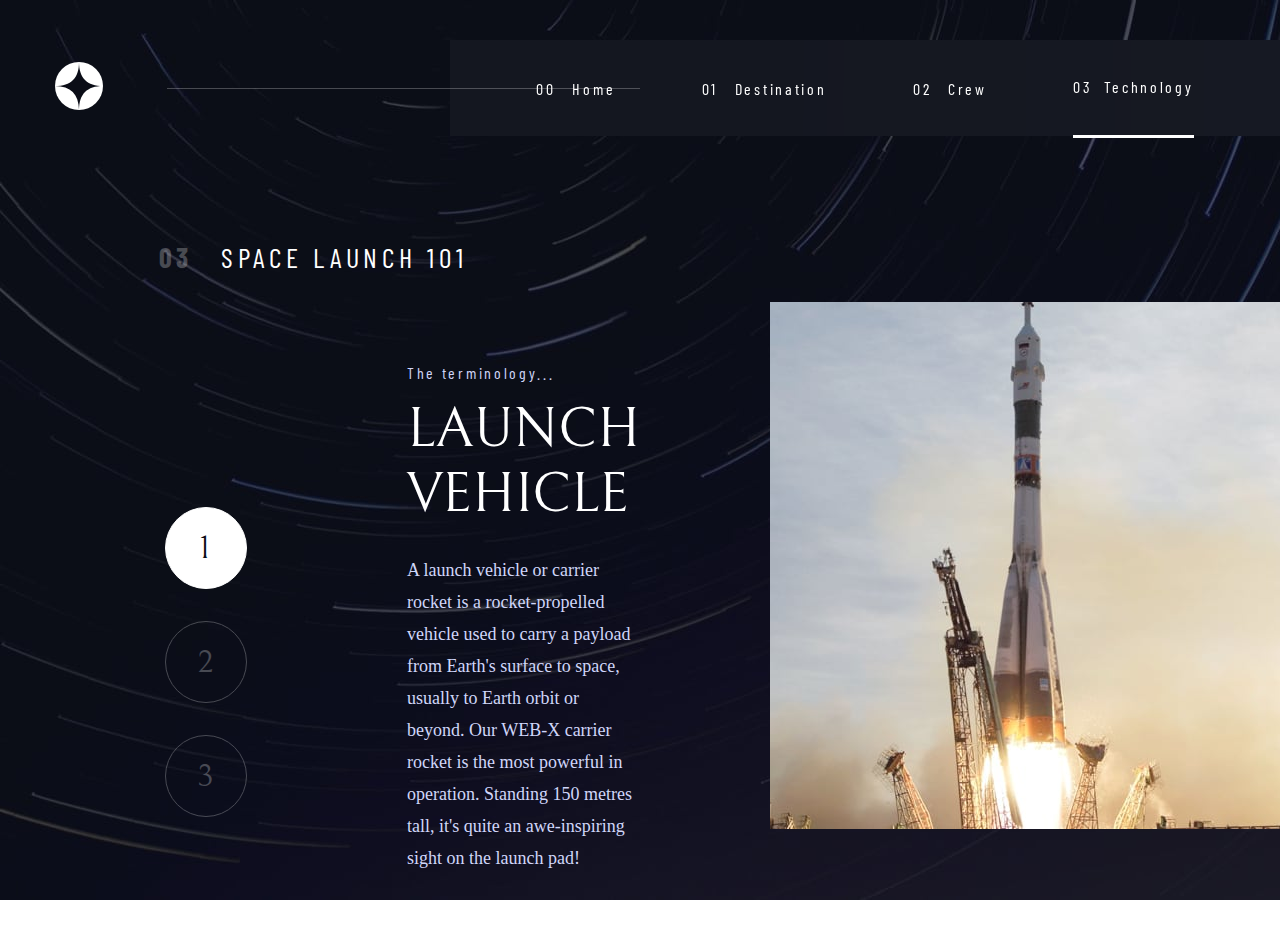
<file: technology-vehicle-2.html>
<!DOCTYPE html>
<html lang="en">

<head>
  <meta charset="UTF-8">
  <meta name="viewport" content="width=device-width, initial-scale=1.0">

  <link rel="icon" type="image/png" sizes="32x32" href="./assets/favicon-32x32.png">
  <link rel="stylesheet" href="technology-vehicle-2.css">
  <link rel="preconnect" href="https://fonts.googleapis.com">
  <link rel="preconnect" href="https://fonts.googleapis.com">
  <link rel="preconnect" href="https://fonts.gstatic.com" crossorigin>
  <link href="https://fonts.googleapis.com/css2?family=Bellefair&display=swap" rel="stylesheet">
  <link rel="preconnect" href="https://fonts.googleapis.com">
  <link rel="preconnect" href="https://fonts.gstatic.com" crossorigin>
  <link href="https://fonts.googleapis.com/css2?family=Barlow+Condensed&display=swap" rel="stylesheet">



  <title>Frontend Mentor | Space tourism website</title>
</head>

<body>
  <div class="topcontainer flex">

    <div class="box-1">
      <img class="logo" src="assets/shared/logo.svg" alt="logo">
    </div>
    <div class="rectangle">

    </div>
    <div class="box-4 flex">

      <a class="home-heading barlow-ff color-white" href="index.html">
        <span class="zerozero">00</span>
        Home
      </a>
      <a class="home-heading barlow-ff color-white" href="destination-moon.html">
        <span class="zerozero">01</span> Destination
      </a>
      <a class="home-heading barlow-ff color-white" href="crew-commander.html">
        <span class="zerozero">02</span> Crew
      </a>
      <a class="home-heading barlow-ff color-white active flex" href="technology-vehicle.html">
        <span class="zerozero">03</span> Technology
      </a>

    </div>
    <div class="icon-menu">
      <img src="styles/Hamburger_icon_white.svg" alt="MENU">
    </div>
  </div>
  <div class="middlecontainer flex barlow-ff color-white">

    <p class="number">
      03
    </p>
    <p class="pick">SPACE LAUNCH 101</p>

  </div>
  <div class="bottomcontainer flex">
    <div class="menudots flex">
      <a class="active-dot flex dot" href="technology-vehicle.html">1</a>
      <a class="dot flex color-white" href="technology-spaceport.html">2</a>
      <a class="dot flex color-white" href="technology-capsule.html">3</a>
    </div>

    <div class="middle">
      <div class="term barlow-ff">
        The terminology...
      </div>
      <div class="dh color-white">
        LAUNCH VEHICLE
      </div>
      <div class="textt">
        A launch vehicle or carrier rocket is a rocket-propelled vehicle used to carry a
        payload from Earth's surface to space, usually to Earth orbit or beyond. Our
        WEB-X carrier rocket is the most powerful in operation. Standing 150 metres tall,
        it's quite an awe-inspiring sight on the launch pad!
      </div>
    </div>
    <div class="right">
      <img class="launch-vehicle" src="assets/technology/image-launch-vehicle-portrait.jpg" alt="Launch Vehicle">
    </div>
    <div class="right2">
      <img class="launch-vehicleland" src="assets/technology/image-launch-vehicle-landscape.jpg" alt="Launch Vehicle">
    </div>
  </div>
</body>


</html>
</file>
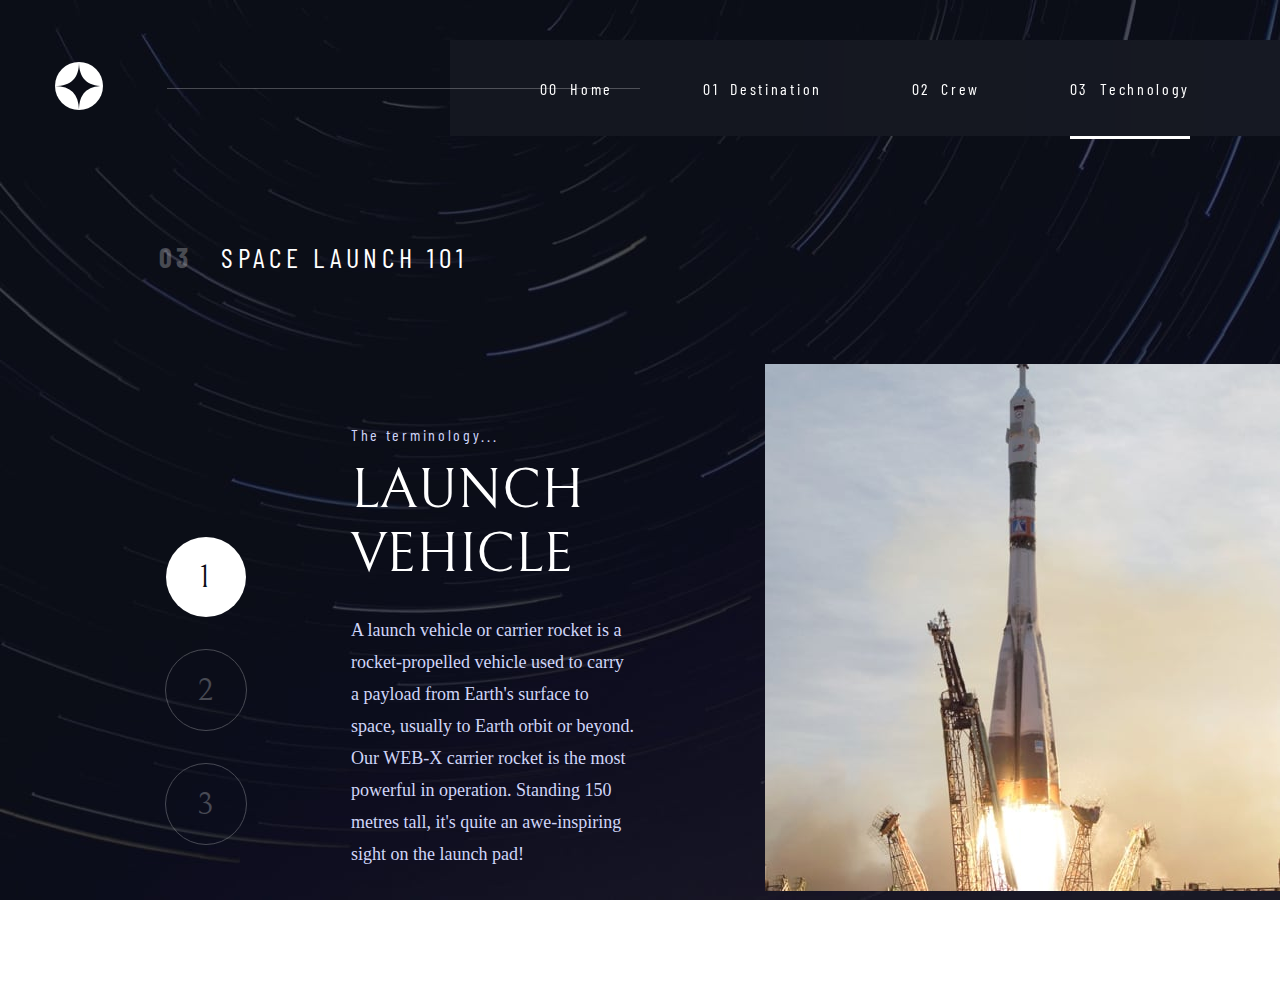
<file: technology-vehicle.html>
<!DOCTYPE html>
<html lang="en">

<head>
  <meta charset="UTF-8">
  <meta name="viewport" content="width=device-width, initial-scale=1.0">

  <link rel="icon" type="image/png" sizes="32x32" href="./assets/favicon-32x32.png">
  <link rel="stylesheet" href="technology-vehicle.css">
  <link rel="preconnect" href="https://fonts.googleapis.com">
  <link rel="preconnect" href="https://fonts.googleapis.com">
  <link rel="preconnect" href="https://fonts.gstatic.com" crossorigin>
  <link href="https://fonts.googleapis.com/css2?family=Bellefair&display=swap" rel="stylesheet">
  <link rel="preconnect" href="https://fonts.googleapis.com">
  <link rel="preconnect" href="https://fonts.gstatic.com" crossorigin>
  <link href="https://fonts.googleapis.com/css2?family=Barlow+Condensed&display=swap" rel="stylesheet">



  <title>Frontend Mentor | Space tourism website</title>
  <script>
    window.addEventListener('load', function(){
      document.querySelector('#mobile-menu-icon').addEventListener('click', function() {
        document.querySelector('#mobile-menu-container').style.display = "block";
        // document.body.style.overflowY = "hidden";
      });

      document.querySelector('#mobile-menu-icon-close').addEventListener('click', function() {
        document.querySelector('#mobile-menu-container').style.display = "none";
        // document.body.style.overflowY = "auto";
      });
    });
  </script>
  </head>

  <body>
  <div id="mobile-menu-container">
    <button class="mobile-menu-icon-close"id="mobile-menu-icon-close">X</button>
    <ul class="mobile-menu">
      <li class="li1"> <a class="home-mobile" href="index.html"><span class="zerozero00">00</span> Home</a> </li>
      <li class="li2"> <a class="destination-mobile"href="destination-moon.html"><span class="zeroone01">01</span> Destination</a> </li>
      <li class="li3"> <a class="crew-mobile"href="crew-commander.html"><span class="zerotwo02">02</span> Crew</a> </li>
      <li class="li4"> <a class="technology-mobile"href="technology-vehicle.html"><span class="zerothree03">03</span> Technology</a> </li>

    </ul>
  </div>
  <div class="topcontainer">

    <div class="box-1">
      <img class="logo" src="assets/shared/logo.svg" alt="logo">
    </div>
    <div class="rectangle">

    </div>
    <div class="box-4">

      <a class="home" href="index.html">
        <p class="zerozero">00</p>
        Home
      </a>
      <a class="Destination" href="destination-moon.html">
        <p class="zeroone">01</p> Destination
      </a>
      <a class="crew" href="crew-commander.html">
        <p class="zerotwo">02</p> Crew
      </a>
      <a class="tech" href="technology-vehicle.html">
        <p class="zerothree">03</p> Technology
      </a>

    </div>
    <div class="icon-menu">
      <img src="styles/Hamburger_icon_white.svg" id="mobile-menu-icon" alt="MENU">
    </div>
  </div>
  <div class="middlecontainer">

    <p class="number">
      03
    </p>
    <p class="pick">Space launch 101</p>

  </div>
  <div class="bottomcontainer">
    <div class="menudots">
      <a class="dot1" href="technology-vehicle.html">1</a>
      <a class="dot2" href="technology-spaceport.html">2</a>
      <a class="dot3" href="technology-capsule.html">3</a>
    </div>

    <div class="middle">
      <div class="term">
        The terminology...
      </div>
      <div class="dh">
        Launch vehicle
      </div>
      <div class="textt">
        A launch vehicle or carrier rocket is a rocket-propelled vehicle used to carry a
        payload from Earth's surface to space, usually to Earth orbit or beyond. Our
        WEB-X carrier rocket is the most powerful in operation. Standing 150 metres tall,
        it's quite an awe-inspiring sight on the launch pad!
      </div>
    </div>
    <div class="menudotss">
      <a class="dot11" href="technology-vehicle.html">1</a>
      <a class="dot22" href="technology-spaceport.html">2</a>
      <a class="dot33" href="technology-capsule.html">3</a>
    </div>
    <div class="right">

      <img class="launch-vehicle" src="assets/technology/image-launch-vehicle-portrait.jpg" alt="Launch Vehicle">
    </div>
    <div class="right2">
      <img class="launch-vehicleland" src="assets/technology/image-launch-vehicle-landscape.jpg" alt="Launch Vehicle">
    </div>
  </div>
</body>


</html>
</file>
<file: styles/index.css>
body {
  background-image: url('../styles/background-home-desktop.jpg');
  background-repeat: no-repeat;
  background-attachment: fixed;
  width: 100%;
  height: 100%;
  background-position: center;
  background-repeat: no-repeat;
  background-size: cover;
  margin: 0;
}

.topcontainer {
  position: relative;
  justify-content: space-between;
  display: flex;
  padding-top: 40px;
  height: 96px;
  align-items: center;
}

.underline {
  /* position: absolute; */
  width: 70px;
  height: 3px;
  left: 152px;
  top: 80px;
  background: #FFFFFF;
}

.home {
  font-family: 'Barlow Condensed';
  font-style: normal;
  font-weight: 400;
  font-size: 16px;
  line-height: 19px;
  letter-spacing: 2.7px;
  color: #FFFFFF;
  text-decoration: none;
  word-spacing: 12px;
  border-bottom: solid;
}

.zerozero {
  padding-right: 11px;
}

.border {
  width: 80px;
  height: 3px;
  left: 693px;
  top: 133px;
  background: #FFFFFF;
}

.Destination {
  font-family: 'Barlow Condensed';
  font-style: normal;
  font-weight: 400;
  font-size: 16px;
  line-height: 19px;
  letter-spacing: 2.7px;
  color: #FFFFFF;
  text-decoration: none;
  word-spacing: 12px;
}

.zeroone {
  padding-right: 11px;
}

.crew {
  font-family: 'Barlow Condensed';
  font-style: normal;
  font-weight: 400;
  font-size: 16px;
  line-height: 19px;
  letter-spacing: 2.7px;
  color: #FFFFFF;
  text-decoration: none;
  word-spacing: 12px;
}

.zerotwo {
  padding-right: 11px;
}

.tech {
  white-space: nowrap;
  text-overflow: ellipsis;
  font-family: 'Barlow Condensed';
  font-style: normal;
  font-weight: 400;
  font-size: 16px;
  line-height: 19px;
  letter-spacing: 2.7px;
  color: #FFFFFF;
  text-decoration: none;
  word-spacing: 12px;
}

.zerothree {
  padding-right: 11px;
}

.logo {
  width: 48px;
  height: 48px;
  background: #0B0D17;
  padding-left: 55px;
}

.box-3 {
  right: 0;
  width: 830px;
  height: 96px;
}

.box-4 {
  justify-content: space-evenly;
  height: 100%;
  z-index: 3;
  width: 830px;
  display: flex;
  flex-direction: row;
  background: rgba(255, 255, 255, 0.04);
  backdrop-filter: blur(81.5485px);
}

.icon-menu {
  display: none;
}

.box-4>a {
  align-items: center;
  justify-content: center;
  display: flex;
  height: 100%;
}

.rectangle {
  position: absolute;
  width: 473px;
  height: 1px;
  left: 167px;
  top: 88px;
  background: #FFFFFF;
  mix-blend-mode: normal;
  opacity: 0.25;
  z-index: 9;
}

.middlecontainer {
  display: flex;
  flex-direction: column;
  width: 450px;
  height: 382px;
  padding-left: 165px;
  padding-top: 187px;
  margin-bottom: 131px;
  float: left;
}

.travel {
  height: 34px;
  left: 0.11%;
  right: 15.67%;
  margin: 0px 0px;
  top: calc(50% - 34px/2 - 174px);
  font-family: 'Barlow Condensed';
  font-style: normal;
  font-weight: 400;
  font-size: 28px;
  line-height: 34px;
  white-space: nowrap;
  text-overflow: ellipsis;
  letter-spacing: 4.725px;
  color: #D0D6F9;
}

.space {
  height: 172px;
  left: 0%;
  right: 1.11%;
  top: calc(50% - 172px/2 - 47px);
  font-family: 'Bellefair';
  font-style: normal;
  font-weight: 400;
  font-size: 150px;
  line-height: 172px;
  margin: 10px 0px 10px 0px;
  color: #FFFFFF;
}

.indexp {
  height: 128px;
  left: 0.11%;
  right: 1.22%;
  top: 241px;
  font-family: 'Barlow';
  font-style: normal;
  font-weight: 400;
  font-size: 18px;
  line-height: 178%;
  color: #D0D6F9;
}

.circle {
  width: 274px;
  height: 274px;
  background: #FFFFFF;
  border-radius: 50%;
  margin-top: 310px;
  margin-right: 200px;
  display: flex;

}

.exp {
  font-family: 'Bellefair';
  font-style: normal;
  font-weight: 400;
  font-size: 32px;
  line-height: 37px;
  letter-spacing: 2px;
  color: #0B0D17;
  padding-left: 60px;
  padding-top: 85px;
}

.exploree {
  text-decoration: none;
}

.bottomcontainer {
  display: inline-flex;
  float: right;
}

@media (min-width: 768px) and (max-width: 1024px) {
  body {
    background-image: url('../styles/background-home-tablet.jpg');
    background-repeat: no-repeat;
    background-attachment: fixed;
    width: 100%;
    height: 100%;
  }
.topcontainer{
  padding-top: 0px;
}
  .logo {
    width: 48px;
    height: 48px;
    padding-left: 20px;
  }

  .box-4 {
    width: 450px;
    top: 0px;
  }

  .zerozero {
    display: none;
  }

  .zeroone {
    display: none;
  }

  .zerotwo {
    display: none;
  }

  .zerothree {
    display: none;
  }

  .icon-menu {
    display: none;
  }

  .rectangle {
    display: none;
  }

  .middlecontainer {
    margin-bottom: 0;
    padding-left: 0;
    width: 100%;
    align-items: center;
  }

  .travel {
    font-weight: 400;
    font-size: 20px;
    line-height: 24px;
    text-align: center;
    letter-spacing: 3.375px;
  }

  .space {
    font-weight: 400;
    font-size: 150px;
    line-height: 150px;
  }

  .indexp {
    font-weight: 400;
    font-size: 16px;
    line-height: 28px;
    text-align: center;
    width: 400px;
  }

  .circle {
    width: 242px;
    height: 242px;
    margin-bottom: 0;
    margin-top: 210px;
    margin-right: 290px;
  }

  .exp {
    padding-left: 50px;
    padding-top: 75px;
  }
}

.bottomcontainer {
  padding-top: 0px;
  padding-bottom: 90px;
}

@media (min-width: 320px) and (max-width: 480px) {
  body {
    background-image: url('../styles/background-home-mobile.jpg');
    background-repeat: no-repeat;
    background-attachment: fixed;
    width: 100%;
    height: 100%;
    margin: 0;
  }

  .topcontainer {
    padding: 0;
  }

  .logo {
    width: 40px;
    height: 40px;
    padding-left: 15px;
  }

  .circle {
    width: 150px;
    height: 150px;
  }

  .box-4 {
    display: none;
  }

  .icon-menu {
    display: block;
    padding-left: 50%;
    padding-right: 5%;
  }

  .rectangle {
    display: none;
  }

  .middlecontainer {
    padding-left: 0;
    padding-top: 30px;
    padding-right: 0;
    justify-content: center;
    align-items: center;
    margin-bottom: 50px;
    width: 100%;
    height: 60%;
    float: none;
  }

  .travel {
    text-align: center;
    font-size: 16px;
    line-height: 19px;
    text-align: center;
    letter-spacing: 2.7px;
    width: 100%;
  }

  .space {
    text-align: center;
    font-size: 80px;
    line-height: 100px;
    font-weight: 400;
  }

  .indexp {
    text-align: center;
    font-weight: 400;
    font-size: 15px;
    line-height: 25px;
    margin: 0 0;
    height: 141px;
    width: 327px;
  }

  .bottomcontainer {
    padding-right: 0;
    display: flex;
    flex-direction: column;
    justify-content: center;
    margin-right: 30%;
  }

  .circle {
    width: 150px;
    height: 150px;
    margin-top: 0px;
    margin-right: 7px;
    align-content: center !important;

  }

  .exp {
    font-size: 20px;
    padding-left: 25px;
    padding-top: 45px;
  }

}


#mobile-menu-container {
  display: none;
  background: rgba(255, 255, 255, 0.04);
backdrop-filter: blur(81.5485px);
  z-index: 9999;
  position: absolute;
  width: 70%;
  right: 0;
  height: 100%;
  top: 0;
}

.mobile-menu-icon-close {
  margin-left: 90%;
margin-top: 5%;
margin-right: 5%;
background-color: rgba(255, 255, 255, 0.04);
color: white;
    border-radius: 50%;
    border-color: rgba(255, 255, 255, 0.04);
    font-size: 19px;
}

.mobile-menu {
  list-style-type: none;
  display: flex;
  flex-direction: column;
  text-decoration: none;
}

.home-mobile {
text-decoration: none;
font-family: 'Barlow Condensed';
font-style: normal;
font-weight: 400;
font-size: 16px;
line-height: 19px;
letter-spacing: 2.7px;

color: #FFFFFF;

}

.zerozero00 {
  font-family: 'Barlow Condensed';
font-style: normal;
font-weight: 700;
font-size: 16px;
line-height: 19px;
letter-spacing: 2.7px;

color: #FFFFFF;

}

.destination-mobile {
  text-decoration: none;
  font-family: 'Barlow Condensed';
font-style: normal;
font-weight: 700;
font-size: 16px;
line-height: 19px;
letter-spacing: 2.7px;

color: #FFFFFF;

}

.zeroone01 {
  font-family: 'Barlow Condensed';
font-style: normal;
font-weight: 700;
font-size: 16px;
line-height: 19px;
letter-spacing: 2.7px;

color: #FFFFFF;

}

.crew-mobile {
  text-decoration: none;
  font-family: 'Barlow Condensed';
font-style: normal;
font-weight: 700;
font-size: 16px;
line-height: 19px;
letter-spacing: 2.7px;

color: #FFFFFF;
}

.zerotwo02 {
  font-family: 'Barlow Condensed';
font-style: normal;
font-weight: 700;
font-size: 16px;
line-height: 19px;
letter-spacing: 2.7px;

color: #FFFFFF;
}

.technology-mobile {
  text-decoration: none;
  font-family: 'Barlow Condensed';
font-style: normal;
font-weight: 700;
font-size: 16px;
line-height: 19px;
letter-spacing: 2.7px;

color: #FFFFFF;
}

.zerothree03 {
  font-family: 'Barlow Condensed';
font-style: normal;
font-weight: 700;
font-size: 16px;
line-height: 19px;
letter-spacing: 2.7px;

color: #FFFFFF;
}

.li1 {
  padding-bottom: 32px;
  padding-top: 118px;
}

.li2 {
  padding-bottom: 32px;

}

.li3 {
  padding-bottom: 32px;

}

.li4 {
  padding-bottom: 32px;

}
</file>
<file: styles/indextablet.css>
/* @media screen and (max-width: 768px){ */
  body {
    /* background-image: url('../assets/home/background-home-tablet.jpg'); */
    /* background-repeat: no-repeat; */
    /* background-attachment: fixed; */
    /* width: 768px; */
    /* height: 1024px; */
  /* } */
/* } */
</file>
<file: crew-commander.css>
body {
  background-image: url('assets/crew/background-crew-desktop.jpg');
  background-repeat: no-repeat;
  background-attachment: fixed;
  width: 100%;
  height: 100%;
  background-position: center;
  background-size: cover;
  margin: 0;
}

.topcontainer {
  justify-content: space-between;
  display: flex;
  padding-top: 40px;
  height: 96px;
  align-items: center;
}

.underline {
  width: 70px;
  height: 3px;
  left: 152px;
  top: 80px;
  background: #FFFFFF;
}

.home {
  font-family: 'Barlow Condensed';
  font-style: normal;
  font-weight: 400;
  font-size: 16px;
  line-height: 19px;
  letter-spacing: 2.7px;
  color: #FFFFFF;
  text-decoration: none;
  word-spacing: 12px;
}

.zerozero {
  padding-right: 11px;
}

.border {
  width: 80px;
  height: 3px;
  left: 693px;
  top: 133px;
  background: #FFFFFF;
}

.Destination {
  font-family: 'Barlow Condensed';
  font-style: normal;
  font-weight: 400;
  font-size: 16px;
  line-height: 19px;
  letter-spacing: 2.7px;
  color: #FFFFFF;
  text-decoration: none;
  word-spacing: 12px;
}

.zeroone {
  padding-right: 11px;
}

.crew {
  font-family: 'Barlow Condensed';
  font-style: normal;
  font-weight: 400;
  font-size: 16px;
  line-height: 19px;
  letter-spacing: 2.7px;
  color: #FFFFFF;
  text-decoration: none;
  word-spacing: 12px;
  border-bottom: solid;
}

.zerotwo {
  padding-right: 11px;
}

.tech {
  white-space: nowrap;
  text-overflow: ellipsis;
  font-family: 'Barlow Condensed';
  font-style: normal;
  font-weight: 400;
  font-size: 16px;
  line-height: 19px;
  letter-spacing: 2.7px;
  color: #FFFFFF;
  text-decoration: none;
  word-spacing: 12px;
}

.zerothree {
  padding-right: 11px;
}

.logo {
  width: 48px;
  height: 48px;
  /* background: #0B0D17; */
  padding-left: 55px;
}

.box-4 {
  justify-content: space-evenly;
  height: 100%;
  z-index: 3;
  width: 830px;
  display: flex;
  -webkit-flex-direction: row;
  -ms-flex-direction: row;
  flex-direction: row;
  background: rgba(255, 255, 255, 0.04);
  backdrop-filter: blur(81.5485px);
}

.icon-menu {
  display: none;
}

.box-4>a {
  align-items: center;
  justify-content: center;
  display: flex;
  height: 100%;
}

.rectangle {
  position: absolute;
  width: 473px;
  height: 1px;
  left: 167px;
  top: 88px;
  background: #FFFFFF;
  mix-blend-mode: normal;
  opacity: 0.25;
  z-index: 9;
}

.middlecontainer {
  display: flex;
  flex-direction: row;
  padding-top: 76px;
  padding-left: 120px;
}

.number {
  font-family: 'Barlow Condensed';
  font-style: normal;
  font-weight: 700;
  font-size: 28px;
  letter-spacing: 4.725px;
  color: #FFFFFF;
  mix-blend-mode: normal;
  opacity: 0.25;
  padding-left: 38.5px;
  padding-right: 28px;
}

.pick {
  font-family: 'Barlow Condensed';
  font-style: normal;
  font-weight: 400;
  font-size: 28px;
  letter-spacing: 4.725px;
  text-transform: uppercase;
  color: #FFFFFF;
}

.bottomcontainer {
  display: flex;
  flex-direction: row;
  justify-content: space-evenly;
  align-items: center;
  align-content: space-evenly;
}

.left {
  display: flex;
  flex-direction: column;
  padding-left: 165px;
}

.right {
  display: flex;
  flex-direction: column;
  padding-left: 81px;
  padding-top: 62px;
  padding-right: 131px;
  width: 100%;
}

.liine {
  display: none;
}

.line {
  display: none;
}

.commander {
  font-family: 'Bellefair';
  font-style: normal;
  font-weight: 400;
  font-size: 32px;
  line-height: 37px;
  text-transform: uppercase;
  color: #FFFFFF;
  mix-blend-mode: normal;
  opacity: 0.5;
  text-shadow: 0px 4px 4px rgba(0, 0, 0, 0.25);
}

.dh {
  padding-top: 15px;
  padding-bottom: 27px;
  font-family: 'Bellefair';
  font-style: normal;
  font-weight: 400;
  font-size: 56px;
  line-height: 64px;
  text-transform: uppercase;
  color: #FFFFFF;
}

.textt {
  font-family: 'Barlow';
  font-style: normal;
  font-weight: 400;
  font-size: 18px;
  line-height: 32px;
  color: #D0D6F9;
}

.menudots {
  display: flex;
  flex-direction: row;
  padding-top: 120px;
}

.dot1 {
  border-radius: 15px;
  background: #FFFFFF;
  width: 15px;
  height: 15px;
  margin-right: 24px;
  mix-blend-mode: normal;
}

.dot2 {
  border-radius: 15px;
  background: #FFFFFF;
  width: 15px;
  height: 15px;
  margin-right: 24px;
  mix-blend-mode: normal;
  opacity: 0.17;
}

.dot3 {
  border-radius: 15px;
  background: #FFFFFF;
  width: 15px;
  height: 15px;
  margin-right: 24px;
  mix-blend-mode: normal;
  opacity: 0.17;
}

.dot4 {
  border-radius: 15px;
  background: #FFFFFF;
  width: 15px;
  height: 15px;
  margin-right: 24px;
  mix-blend-mode: normal;
  opacity: 0.17;
}

/* @media (min-width: 768px) and (max-width: 1024px) {
  body {
    background-image: url('assets/destination/background-destination-tablet.jpg');
    background-repeat: no-repeat;
    background-attachment: fixed;
    width: 100%;
    height: 100%;
  }

  .logo {
    width: 48px;
    height: 48px;
    padding-left: 20px;
  }

  .topcontainer {
    padding-top: 0px;
    width: 100%;
    padding-left: 39px;
  }

  .icon-menu {
    display: none;
  }

  .rectangle {
    display: none;
  }

  .box-4 {
    width: 450px;
    height: 96px;
  }

  .zerozero {
    display: none;
  }

  .zeroone {
    display: none;
  }

  .zerotwo {
    display: none;
  }

  .zerothree {
    display: none;
  }

  .number {
    font-family: 'Barlow Condensed';
    font-style: normal;
    font-weight: 700;
    font-size: 24px;
    letter-spacing: 3.375px;
    color: #FFFFFF;
    mix-blend-mode: normal;
    opacity: 0.25;
    padding-right: 19px;
  }

  .pick {
    font-family: 'Barlow Condensed';
    font-style: normal;
    font-weight: 400;
    font-size: 24px;
    letter-spacing: 3.375px;
    text-transform: uppercase;
    color: #FFFFFF;
  }

  .bottomcontainer {
    display: flex;
    flex-direction: column;
    padding-top: 60px;
  }

  .right {
    padding-left: 0;
    padding-top: 53px;
  }
.liine{
  display: none;
}
  .line {
    display: none;
  }

  .textt {
    font-size: 16px;
    text-align: center;
  }

  .menudotss {
    display: none;
  }
} */
@media (min-width: 768px) and (max-width: 1024px) {
  body {
    background-image: url('assets/crew/background-crew-tablet.jpg');
    background-repeat: no-repeat;
    background-attachment: fixed;
    width: 100%;
    height: 100%;
  }

  .logo {
    width: 48px;
    height: 48px;
    padding-left: 20px;
  }

  .topcontainer {
    padding: 0;
    width: 100%;
  }

  .icon-menu {
    display: none;
  }

  .rectangle {
    display: none;
  }

  .box-4 {
    width: 450px;
    height: 96px;
  }

  .zerozero {
    display: none;
  }

  .zeroone {
    display: none;
  }

  .zerotwo {
    display: none;
  }

  .zerothree {
    display: none;
  }

  .middlecontainer {
    padding-left: 0;
    padding-top: 40px;
  }

  .number {
    font-family: 'Barlow Condensed';
    font-style: normal;
    font-weight: 700;
    font-size: 24px;
    letter-spacing: 3.375px;
    color: #FFFFFF;
    mix-blend-mode: normal;
    opacity: 0.25;
    padding-right: 19px;
  }

  .pick {
    font-family: 'Barlow Condensed';
    font-style: normal;
    font-weight: 400;
    font-size: 24px;
    letter-spacing: 3.375px;
    text-transform: uppercase;
    color: #FFFFFF;
  }

  .bottomcontainer {
    display: flex;
    flex-direction: column;
    padding-top: 60px;
    text-align: center;
  }

  .left {
    padding-left: 0px;
    width: 60%;
    align-items: center;
  }

  .right {
    width: 60%;
    padding-left: 0;
    padding-top: 40px;
    align-items: center;
    padding-right: 0px;
  }

  .textt {
    font-size: 16px;
    text-align: center;
  }

  .menudotss {
    display: none;
  }
}

@media (min-width: 320px) and (max-width: 480px) {
  body {
    background-image: url('assets/destination/background-destination-mobile.jpg');
    background-repeat: no-repeat;
    background-attachment: fixed;
    width: 100%;
    height: 100%;
    margin: 0;
  }

  .topcontainer {
    width: 100%;
    padding-top: 10px;
  }

  .box-4 {
    display: none;
  }

  .logo {
    padding-left: 15px;
  }

  .icon-menu {
    display: block;
    padding-left: 50%;
    padding-right: 5%;
  }

  .rectangle {
    display: none;
  }

  .middlecontainer {
    display: flex;
    padding: 0;
    text-align: center;
    width: 100%;
    justify-content: center;
  }

  .number {
    font-size: 16px;
  }

  .pick {
    font-size: 16px;
  }

  .bottomcontainer {
    display: flex;
    flex-direction: column-reverse;
    padding-bottom: 0;
    width: 100%;
  }

  .left {
    width: 100%;
    justify-content: center;
    padding: 0;
    text-align: center;
  }

  .right {
    width: 50%;
    padding-top: 32px;
    padding-left: 0;
    padding-right: 0px;
  }

  .textt {
    font-size: 15px;
    text-align: center;
    width: 100%;
    padding-bottom: 107px;
  }

  .line {
    display: none;
  }

  .liine {
    display: flex;
    width: 90%;
    height: 1px;
    background: #383B4B;
  }

  .dh {
    font-size: 24px;
    padding-top: 8px;
    padding-bottom: 16px;
  }

  .commander {
    font-size: 16px;
  }

  .menudots {
    display: none;
  }

  .menudotss {
    display: flex;
    justify-content: center;
    padding-top: 32px;
    padding-bottom: 32px;
  }

  .dot11 {
    border-radius: 15px;
    background: #FFFFFF;
    width: 15px;
    height: 15px;
    margin-right: 24px;
    mix-blend-mode: normal;
  }

  .dot22 {
    border-radius: 15px;
    background: #FFFFFF;
    width: 15px;
    height: 15px;
    margin-right: 24px;
    mix-blend-mode: normal;
    opacity: 0.17;
  }

  .dot33 {
    border-radius: 15px;
    background: #FFFFFF;
    width: 15px;
    height: 15px;
    margin-right: 24px;
    mix-blend-mode: normal;
    opacity: 0.17;
  }

  .dot44 {
    border-radius: 15px;
    background: #FFFFFF;
    width: 15px;
    height: 15px;
    margin-right: 24px;
    mix-blend-mode: normal;
    opacity: 0.17;
  }
}

#mobile-menu-container {
  display: none;
  background: rgba(255, 255, 255, 0.04);
backdrop-filter: blur(81.5485px);
  z-index: 9999;
  position: absolute;
  width: 70%;
  right: 0;
  height: 100%;
  top: 0;
}

.mobile-menu-icon-close {
  margin-left: 90%;
margin-top: 5%;
margin-right: 5%;
background-color: rgba(255, 255, 255, 0.04);
color: white;
    border-radius: 50%;
    border-color: rgba(255, 255, 255, 0.04);
    font-size: 19px;
}

.mobile-menu {
  list-style-type: none;
  display: flex;
  flex-direction: column;
  text-decoration: none;
}

.home-mobile {
text-decoration: none;
font-family: 'Barlow Condensed';
font-style: normal;
font-weight: 400;
font-size: 16px;
line-height: 19px;
letter-spacing: 2.7px;

color: #FFFFFF;

}

.zerozero00 {
  font-family: 'Barlow Condensed';
font-style: normal;
font-weight: 700;
font-size: 16px;
line-height: 19px;
letter-spacing: 2.7px;

color: #FFFFFF;

}

.destination-mobile {
  text-decoration: none;
  font-family: 'Barlow Condensed';
font-style: normal;
font-weight: 700;
font-size: 16px;
line-height: 19px;
letter-spacing: 2.7px;

color: #FFFFFF;

}

.zeroone01 {
  font-family: 'Barlow Condensed';
font-style: normal;
font-weight: 700;
font-size: 16px;
line-height: 19px;
letter-spacing: 2.7px;

color: #FFFFFF;

}

.crew-mobile {
  text-decoration: none;
  font-family: 'Barlow Condensed';
font-style: normal;
font-weight: 700;
font-size: 16px;
line-height: 19px;
letter-spacing: 2.7px;

color: #FFFFFF;
}

.zerotwo02 {
  font-family: 'Barlow Condensed';
font-style: normal;
font-weight: 700;
font-size: 16px;
line-height: 19px;
letter-spacing: 2.7px;

color: #FFFFFF;
}

.technology-mobile {
  text-decoration: none;
  font-family: 'Barlow Condensed';
font-style: normal;
font-weight: 700;
font-size: 16px;
line-height: 19px;
letter-spacing: 2.7px;

color: #FFFFFF;
}

.zerothree03 {
  font-family: 'Barlow Condensed';
font-style: normal;
font-weight: 700;
font-size: 16px;
line-height: 19px;
letter-spacing: 2.7px;

color: #FFFFFF;
}

.li1 {
  padding-bottom: 32px;
  padding-top: 118px;
}

.li2 {
  padding-bottom: 32px;

}

.li3 {
  padding-bottom: 32px;

}

.li4 {
  padding-bottom: 32px;

}
</file>
<file: crew-engineer.css>
body {
  background-image: url('assets/crew/background-crew-desktop.jpg');
  background-repeat: no-repeat;
  background-attachment: fixed;
  width: 100%;
  height: 100%;
  background-position: center;
  background-size: cover;
  margin: 0;
}

.topcontainer {
  justify-content: space-between;
  display: flex;
  padding-top: 40px;
  height: 96px;
  align-items: center;
}

.underline {
  width: 70px;
  height: 3px;
  left: 152px;
  top: 80px;
  background: #FFFFFF;
}

.home {
  font-family: 'Barlow Condensed';
  font-style: normal;
  font-weight: 400;
  font-size: 16px;
  line-height: 19px;
  letter-spacing: 2.7px;
  color: #FFFFFF;
  text-decoration: none;
  word-spacing: 12px;
}

.zerozero {
  padding-right: 11px;
}

.border {
  width: 80px;
  height: 3px;
  left: 693px;
  top: 133px;
  background: #FFFFFF;
}

.Destination {
  font-family: 'Barlow Condensed';
  font-style: normal;
  font-weight: 400;
  font-size: 16px;
  line-height: 19px;
  letter-spacing: 2.7px;
  color: #FFFFFF;
  text-decoration: none;
  word-spacing: 12px;
}

.zeroone {
  padding-right: 11px;
}

.crew {
  font-family: 'Barlow Condensed';
  font-style: normal;
  font-weight: 400;
  font-size: 16px;
  line-height: 19px;
  letter-spacing: 2.7px;
  color: #FFFFFF;
  text-decoration: none;
  word-spacing: 12px;
  border-bottom: solid;
}

.zerotwo {
  padding-right: 11px;
}

.tech {
  white-space: nowrap;
  text-overflow: ellipsis;
  font-family: 'Barlow Condensed';
  font-style: normal;
  font-weight: 400;
  font-size: 16px;
  line-height: 19px;
  letter-spacing: 2.7px;
  color: #FFFFFF;
  text-decoration: none;
  word-spacing: 12px;
}

.zerothree {
  padding-right: 11px;
}

.logo {
  width: 48px;
  height: 48px;
  /* background: #0B0D17; */
  padding-left: 55px;
}

.box-4 {
  justify-content: space-evenly;
  height: 100%;
  z-index: 3;
  width: 830px;
  display: flex;
  -webkit-flex-direction: row;
  -ms-flex-direction: row;
  flex-direction: row;
  background: rgba(255, 255, 255, 0.04);
  backdrop-filter: blur(81.5485px);
}

.icon-menu {
  display: none;
}

.box-4>a {
  align-items: center;
  justify-content: center;
  display: flex;
  height: 100%;
}

.rectangle {
  position: absolute;
  width: 473px;
  height: 1px;
  left: 167px;
  top: 88px;
  background: #FFFFFF;
  mix-blend-mode: normal;
  opacity: 0.25;
  z-index: 9;
}

.middlecontainer {
  display: flex;
  flex-direction: row;
  padding-top: 76px;
  padding-left: 120px;
}

.number {
  font-family: 'Barlow Condensed';
  font-style: normal;
  font-weight: 700;
  font-size: 28px;
  letter-spacing: 4.725px;
  color: #FFFFFF;
  mix-blend-mode: normal;
  opacity: 0.25;
  padding-left: 38.5px;
  padding-right: 28px;
}

.pick {
  font-family: 'Barlow Condensed';
  font-style: normal;
  font-weight: 400;
  font-size: 28px;
  letter-spacing: 4.725px;
  text-transform: uppercase;
  color: #FFFFFF;
}

.bottomcontainer {
  display: flex;
  flex-direction: row;
  justify-content: space-evenly;
  align-items: center;
  align-content: space-evenly;
}

.left {
  display: flex;
  flex-direction: column;
  padding-left: 165px;
}

.right {
  display: flex;
  flex-direction: column;
  padding-right: 131px;
  padding-left: 81px;
  padding-top: 62px;
  width: 100%;
}

.liine {
  display: none;
}

.line {
  display: none;
}

.commander {
  font-family: 'Bellefair';
  font-style: normal;
  font-weight: 400;
  font-size: 32px;
  line-height: 37px;
  text-transform: uppercase;
  color: #FFFFFF;
  mix-blend-mode: normal;
  opacity: 0.5;
  text-shadow: 0px 4px 4px rgba(0, 0, 0, 0.25);
}

.dh {
  padding-top: 15px;
  padding-bottom: 27px;
  font-family: 'Bellefair';
  font-style: normal;
  font-weight: 400;
  font-size: 56px;
  line-height: 64px;
  text-transform: uppercase;
  color: #FFFFFF;
}

.textt {
  font-family: 'Barlow';
  font-style: normal;
  font-weight: 400;
  font-size: 18px;
  line-height: 32px;
  color: #D0D6F9;
}

.menudots {
  display: flex;
  flex-direction: row;
  padding-top: 120px;
}

.dot1 {
  border-radius: 15px;
  background: #FFFFFF;
  width: 15px;
  height: 15px;
  margin-right: 24px;
  mix-blend-mode: normal;
  opacity: 0.17;
}

.dot2 {
  border-radius: 15px;
  background: #FFFFFF;
  width: 15px;
  height: 15px;
  margin-right: 24px;
  mix-blend-mode: normal;
  opacity: 0.17;
}

.dot3 {
  border-radius: 15px;
  background: #FFFFFF;
  width: 15px;
  height: 15px;
  margin-right: 24px;
  mix-blend-mode: normal;
  opacity: 0.17;
}

.dot4 {
  border-radius: 15px;
  background: #FFFFFF;
  width: 15px;
  height: 15px;
  margin-right: 24px;
  mix-blend-mode: normal;
}

@media (min-width: 768px) and (max-width: 1024px) {
  body {
    background-image: url('assets/crew/background-crew-tablet.jpg');
    background-repeat: no-repeat;
    background-attachment: fixed;
    width: 100%;
    height: 100%;
  }

  .logo {
    width: 48px;
    height: 48px;
    padding-left: 20px;
  }

  .topcontainer {
    padding: 0;
    width: 100%;
  }

  .icon-menu {
    display: none;
  }

  .rectangle {
    display: none;
  }

  .box-4 {
    width: 450px;
    height: 96px;
  }

  .zerozero {
    display: none;
  }

  .zeroone {
    display: none;
  }

  .zerotwo {
    display: none;
  }

  .zerothree {
    display: none;
  }

  .middlecontainer {
    padding-left: 0;
    padding-top: 40px;
  }

  .number {
    font-family: 'Barlow Condensed';
    font-style: normal;
    font-weight: 700;
    font-size: 24px;
    letter-spacing: 3.375px;
    color: #FFFFFF;
    mix-blend-mode: normal;
    opacity: 0.25;
    padding-right: 19px;
  }

  .pick {
    font-family: 'Barlow Condensed';
    font-style: normal;
    font-weight: 400;
    font-size: 24px;
    letter-spacing: 3.375px;
    text-transform: uppercase;
    color: #FFFFFF;
  }

  .bottomcontainer {
    display: flex;
    flex-direction: column;
    padding-top: 60px;
    text-align: center;
  }

  .left {
    padding-left: 0px;
    width: 60%;
    align-items: center;
  }

  .right {
    width: 60%;
    padding-left: 0;
    padding-top: 40px;
    align-items: center;
    padding-right: 0;
  }

  .textt {
    font-size: 16px;
    text-align: center;
  }

  .menudotss {
    display: none;
  }
}

@media (min-width: 320px) and (max-width: 480px) {
  body {
    background-image: url('assets/destination/background-destination-mobile.jpg');
    background-repeat: no-repeat;
    background-attachment: fixed;
    width: 100%;
    height: 100%;
    margin: 0;
  }

  .topcontainer {
    width: 100%;
    padding-top: 10px;
  }

  .box-4 {
    display: none;
  }

  .logo {
    padding-left: 15px;
  }

  .icon-menu {
    display: block;
    padding-left: 50%;
    padding-right: 5%;
  }

  .rectangle {
    display: none;
  }

  .middlecontainer {
    display: flex;
    padding: 0;
    text-align: center;
    width: 100%;
    justify-content: center;
  }

  .number {
    font-size: 16px;
  }

  .pick {
    font-size: 16px;
  }

  .bottomcontainer {
    display: flex;
    flex-direction: column-reverse;
    padding-bottom: 0;
    width: 100%;
  }

  .left {
    width: 100%;
    justify-content: center;
    padding: 0;
    text-align: center;
  }

  .right {
    width: 50%;
    padding-top: 32px;
    padding-right: 0px;
    padding-left: 0;
  }

  .textt {
    font-size: 15px;
    text-align: center;
    width: 100%;
    padding-bottom: 79px;
  }

  .line {
    display: none;
  }

  .liine {
    display: flex;
    width: 90%;
    height: 1px;
    background: #383B4B;
  }

  .dh {
    font-size: 24px;
    padding-top: 8px;
    padding-bottom: 16px;
  }

  .commander {
    font-size: 16px;
  }

  .menudots {
    display: none;
  }

  .menudotss {
    display: flex;
    justify-content: center;
    padding-top: 32px;
    padding-bottom: 32px;
  }

  .dot11 {
    border-radius: 15px;
    background: #FFFFFF;
    width: 15px;
    height: 15px;
    margin-right: 24px;
    mix-blend-mode: normal;
    opacity: 0.17;
  }

  .dot22 {
    border-radius: 15px;
    background: #FFFFFF;
    width: 15px;
    height: 15px;
    margin-right: 24px;
    mix-blend-mode: normal;
    opacity: 0.17;
  }

  .dot33 {
    border-radius: 15px;
    background: #FFFFFF;
    width: 15px;
    height: 15px;
    margin-right: 24px;
    mix-blend-mode: normal;
    opacity: 0.17;
  }

  .dot44 {
    border-radius: 15px;
    background: #FFFFFF;
    width: 15px;
    height: 15px;
    margin-right: 24px;
    mix-blend-mode: normal;
  }
}

#mobile-menu-container {
  display: none;
  background: rgba(255, 255, 255, 0.04);
backdrop-filter: blur(81.5485px);
  z-index: 9999;
  position: absolute;
  width: 70%;
  right: 0;
  height: 100%;
  top: 0;
}

.mobile-menu-icon-close {
  margin-left: 90%;
margin-top: 5%;
margin-right: 5%;
background-color: rgba(255, 255, 255, 0.04);
color: white;
    border-radius: 50%;
    border-color: rgba(255, 255, 255, 0.04);
    font-size: 19px;
}

.mobile-menu {
  list-style-type: none;
  display: flex;
  flex-direction: column;
  text-decoration: none;
}

.home-mobile {
text-decoration: none;
font-family: 'Barlow Condensed';
font-style: normal;
font-weight: 400;
font-size: 16px;
line-height: 19px;
letter-spacing: 2.7px;

color: #FFFFFF;

}

.zerozero00 {
  font-family: 'Barlow Condensed';
font-style: normal;
font-weight: 700;
font-size: 16px;
line-height: 19px;
letter-spacing: 2.7px;

color: #FFFFFF;

}

.destination-mobile {
  text-decoration: none;
  font-family: 'Barlow Condensed';
font-style: normal;
font-weight: 700;
font-size: 16px;
line-height: 19px;
letter-spacing: 2.7px;

color: #FFFFFF;

}

.zeroone01 {
  font-family: 'Barlow Condensed';
font-style: normal;
font-weight: 700;
font-size: 16px;
line-height: 19px;
letter-spacing: 2.7px;

color: #FFFFFF;

}

.crew-mobile {
  text-decoration: none;
  font-family: 'Barlow Condensed';
font-style: normal;
font-weight: 700;
font-size: 16px;
line-height: 19px;
letter-spacing: 2.7px;

color: #FFFFFF;
}

.zerotwo02 {
  font-family: 'Barlow Condensed';
font-style: normal;
font-weight: 700;
font-size: 16px;
line-height: 19px;
letter-spacing: 2.7px;

color: #FFFFFF;
}

.technology-mobile {
  text-decoration: none;
  font-family: 'Barlow Condensed';
font-style: normal;
font-weight: 700;
font-size: 16px;
line-height: 19px;
letter-spacing: 2.7px;

color: #FFFFFF;
}

.zerothree03 {
  font-family: 'Barlow Condensed';
font-style: normal;
font-weight: 700;
font-size: 16px;
line-height: 19px;
letter-spacing: 2.7px;

color: #FFFFFF;
}

.li1 {
  padding-bottom: 32px;
  padding-top: 118px;
}

.li2 {
  padding-bottom: 32px;

}

.li3 {
  padding-bottom: 32px;

}

.li4 {
  padding-bottom: 32px;

}
</file>
<file: crew-pilot.css>
body {
  background-image: url('assets/crew/background-crew-desktop.jpg');
  background-repeat: no-repeat;
  background-attachment: fixed;
  width: 100%;
  height: 100%;
  background-position: center;
  background-size: cover;
  margin: 0;
}

.topcontainer {
  justify-content: space-between;
  display: flex;
  padding-top: 40px;
  height: 96px;
  align-items: center;
}

.underline {
  width: 70px;
  height: 3px;
  left: 152px;
  top: 80px;
  background: #FFFFFF;
}

.home {
  font-family: 'Barlow Condensed';
  font-style: normal;
  font-weight: 400;
  font-size: 16px;
  line-height: 19px;
  letter-spacing: 2.7px;
  color: #FFFFFF;
  text-decoration: none;
  word-spacing: 12px;
}

.zerozero {
  padding-right: 11px;
}

.border {
  width: 80px;
  height: 3px;
  left: 693px;
  top: 133px;
  background: #FFFFFF;
}

.Destination {
  font-family: 'Barlow Condensed';
  font-style: normal;
  font-weight: 400;
  font-size: 16px;
  line-height: 19px;
  letter-spacing: 2.7px;
  color: #FFFFFF;
  text-decoration: none;
  word-spacing: 12px;
}

.zeroone {
  padding-right: 11px;
}

.crew {
  font-family: 'Barlow Condensed';
  font-style: normal;
  font-weight: 400;
  font-size: 16px;
  line-height: 19px;
  letter-spacing: 2.7px;
  color: #FFFFFF;
  text-decoration: none;
  word-spacing: 12px;
  border-bottom: solid;
}

.zerotwo {
  padding-right: 11px;
}

.tech {
  white-space: nowrap;
  text-overflow: ellipsis;
  font-family: 'Barlow Condensed';
  font-style: normal;
  font-weight: 400;
  font-size: 16px;
  line-height: 19px;
  letter-spacing: 2.7px;
  color: #FFFFFF;
  text-decoration: none;
  word-spacing: 12px;
}

.zerothree {
  padding-right: 11px;
}

.logo {
  width: 48px;
  height: 48px;
  /* background: #0B0D17; */
  padding-left: 55px;
}

.box-4 {
  justify-content: space-evenly;
  height: 100%;
  z-index: 3;
  width: 830px;
  display: flex;
  -webkit-flex-direction: row;
  -ms-flex-direction: row;
  flex-direction: row;
  background: rgba(255, 255, 255, 0.04);
  backdrop-filter: blur(81.5485px);
}

.icon-menu {
  display: none;
}

.box-4>a {
  align-items: center;
  justify-content: center;
  display: flex;
  height: 100%;
}

.rectangle {
  position: absolute;
  width: 473px;
  height: 1px;
  left: 167px;
  top: 88px;
  background: #FFFFFF;
  mix-blend-mode: normal;
  opacity: 0.25;
  z-index: 9;
}

.middlecontainer {
  display: flex;
  flex-direction: row;
  padding-top: 76px;
  padding-left: 120px;
}

.number {
  font-family: 'Barlow Condensed';
  font-style: normal;
  font-weight: 700;
  font-size: 28px;
  letter-spacing: 4.725px;
  color: #FFFFFF;
  mix-blend-mode: normal;
  opacity: 0.25;
  padding-left: 38.5px;
  padding-right: 28px;
}

.pick {
  font-family: 'Barlow Condensed';
  font-style: normal;
  font-weight: 400;
  font-size: 28px;
  letter-spacing: 4.725px;
  text-transform: uppercase;
  color: #FFFFFF;
}

.bottomcontainer {
  display: flex;
  flex-direction: row;
  justify-content: space-evenly;
  align-items: center;
  align-content: space-evenly;
}

.left {
  display: flex;
  flex-direction: column;
  padding-left: 165px;
}

.right {
  display: flex;
  flex-direction: column;
  padding-right: 131px;
  padding-left: 81px;
  padding-top: 62px;
  width: 100%;
}

.liine {
  display: none;
}

.line {
  display: none;
}

.commander {
  font-family: 'Bellefair';
  font-style: normal;
  font-weight: 400;
  font-size: 32px;
  line-height: 37px;
  text-transform: uppercase;
  color: #FFFFFF;
  mix-blend-mode: normal;
  opacity: 0.5;
  text-shadow: 0px 4px 4px rgba(0, 0, 0, 0.25);
}

.dh {
  padding-top: 15px;
  padding-bottom: 27px;
  font-family: 'Bellefair';
  font-style: normal;
  font-weight: 400;
  font-size: 56px;
  line-height: 64px;
  text-transform: uppercase;
  color: #FFFFFF;
}

.textt {
  font-family: 'Barlow';
  font-style: normal;
  font-weight: 400;
  font-size: 18px;
  line-height: 32px;
  color: #D0D6F9;
}

.menudots {
  display: flex;
  flex-direction: row;
  padding-top: 120px;
}

.dot1 {
  border-radius: 15px;
  background: #FFFFFF;
  width: 15px;
  height: 15px;
  margin-right: 24px;
  mix-blend-mode: normal;
  opacity: 0.17;
}

.dot2 {

  border-radius: 15px;
  background: #FFFFFF;
  width: 15px;
  height: 15px;
  margin-right: 24px;
  mix-blend-mode: normal;
  opacity: 0.17;
}

.dot3 {
  border-radius: 15px;
  background: #FFFFFF;
  width: 15px;
  height: 15px;
  margin-right: 24px;
  mix-blend-mode: normal;

}

.dot4 {
  border-radius: 15px;
  background: #FFFFFF;
  width: 15px;
  height: 15px;
  margin-right: 24px;
  mix-blend-mode: normal;
  opacity: 0.17;
}
@media (min-width: 768px) and (max-width: 1024px) {
  body {
    background-image: url('assets/crew/background-crew-tablet.jpg');
    background-repeat: no-repeat;
    background-attachment: fixed;
    width: 100%;
    height: 100%;
  }

  .logo {
    width: 48px;
    height: 48px;
    padding-left: 20px;
  }

  .topcontainer {
    padding: 0;
    width: 100%;
  }

  .icon-menu {
    display: none;
  }

  .rectangle {
    display: none;
  }

  .box-4 {
    width: 450px;
    height: 96px;
  }

  .zerozero {
    display: none;
  }

  .zeroone {
    display: none;
  }

  .zerotwo {
    display: none;
  }

  .zerothree {
    display: none;
  }

  .middlecontainer {
    padding-left: 0;
    padding-top: 40px;
  }

  .number {
    font-family: 'Barlow Condensed';
    font-style: normal;
    font-weight: 700;
    font-size: 24px;
    letter-spacing: 3.375px;
    color: #FFFFFF;
    mix-blend-mode: normal;
    opacity: 0.25;
    padding-right: 19px;
  }

  .pick {
    font-family: 'Barlow Condensed';
    font-style: normal;
    font-weight: 400;
    font-size: 24px;
    letter-spacing: 3.375px;
    text-transform: uppercase;
    color: #FFFFFF;
  }

  .bottomcontainer {
    display: flex;
    flex-direction: column;
    padding-top: 60px;
    text-align: center;
  }

  .left {
    padding-left: 0px;
    width: 60%;
    align-items: center;
  }

  .right {
    width: 60%;
    padding-left: 0;
    padding-top: 40px;
    align-items: center;
    padding-right: 0;
  }

  .textt {
    font-size: 16px;
    text-align: center;
  }

  .menudotss {
    display: none;
  }
}

@media (min-width: 320px) and (max-width: 480px) {
  body {
    background-image: url('assets/destination/background-destination-mobile.jpg');
    background-repeat: no-repeat;
    background-attachment: fixed;
    width: 100%;
    height: 100%;
    margin: 0;
  }

  .topcontainer {
    width: 100%;
    padding-top: 10px;
  }

  .box-4 {
    display: none;
  }

  .logo {
    padding-left: 15px;
  }

  .icon-menu {
    display: block;
    padding-left: 50%;
    padding-right: 5%;
  }

  .rectangle {
    display: none;
  }

  .middlecontainer {
    display: flex;
    padding: 0;
    text-align: center;
    width: 100%;
    justify-content: center;
  }

  .number {
    font-size: 16px;
  }

  .pick {
    font-size: 16px;
  }

  .bottomcontainer {
    display: flex;
    flex-direction: column-reverse;
    padding-bottom: 0;
    width: 100%;
  }

  .left {
    width: 100%;
    justify-content: center;
    padding: 0;
    text-align: center;
  }

  .right {
    width: 50%;
    padding-top: 32px;
    padding-right: 0px;
    padding-left: 0;
  }

  .textt {
    font-size: 15px;
    text-align: center;
    width: 100%;
    padding-bottom: 54px;
  }

  .line {
    display: none;
  }

  .liine {
    display: flex;
    width: 90%;
    height: 1px;
    background: #383B4B;
  }
  .dh{
    font-size: 24px;
    padding-top: 8px;
    padding-bottom: 16px;
  }

  .commander{
    font-size: 16px;
  }
  .menudots {
    display: none;
  }

  .menudotss {
    display: flex;
    justify-content: center;
    padding-top: 32px;
    padding-bottom: 32px;
  }

  .dot11 {
    border-radius: 15px;
    background: #FFFFFF;
    width: 15px;
    height: 15px;
    margin-right: 24px;
    mix-blend-mode: normal;
    opacity: 0.17;
  }

  .dot22 {

    border-radius: 15px;
    background: #FFFFFF;
    width: 15px;
    height: 15px;
    margin-right: 24px;
    mix-blend-mode: normal;
    opacity: 0.17;

  }

  .dot33 {
    border-radius: 15px;
    background: #FFFFFF;
    width: 15px;
    height: 15px;
    margin-right: 24px;
    mix-blend-mode: normal;


  }

  .dot44 {
    border-radius: 15px;
    background: #FFFFFF;
    width: 15px;
    height: 15px;
    margin-right: 24px;
    mix-blend-mode: normal;
    opacity: 0.17;
  }
}

#mobile-menu-container {
  display: none;
  background: rgba(255, 255, 255, 0.04);
backdrop-filter: blur(81.5485px);
  z-index: 9999;
  position: absolute;
  width: 70%;
  right: 0;
  height: 100%;
  top: 0;
}

.mobile-menu-icon-close {
  margin-left: 90%;
margin-top: 5%;
margin-right: 5%;
background-color: rgba(255, 255, 255, 0.04);
color: white;
    border-radius: 50%;
    border-color: rgba(255, 255, 255, 0.04);
    font-size: 19px;
}

.mobile-menu {
  list-style-type: none;
  display: flex;
  flex-direction: column;
  text-decoration: none;
}

.home-mobile {
text-decoration: none;
font-family: 'Barlow Condensed';
font-style: normal;
font-weight: 400;
font-size: 16px;
line-height: 19px;
letter-spacing: 2.7px;

color: #FFFFFF;

}

.zerozero00 {
  font-family: 'Barlow Condensed';
font-style: normal;
font-weight: 700;
font-size: 16px;
line-height: 19px;
letter-spacing: 2.7px;

color: #FFFFFF;

}

.destination-mobile {
  text-decoration: none;
  font-family: 'Barlow Condensed';
font-style: normal;
font-weight: 700;
font-size: 16px;
line-height: 19px;
letter-spacing: 2.7px;

color: #FFFFFF;

}

.zeroone01 {
  font-family: 'Barlow Condensed';
font-style: normal;
font-weight: 700;
font-size: 16px;
line-height: 19px;
letter-spacing: 2.7px;

color: #FFFFFF;

}

.crew-mobile {
  text-decoration: none;
  font-family: 'Barlow Condensed';
font-style: normal;
font-weight: 700;
font-size: 16px;
line-height: 19px;
letter-spacing: 2.7px;

color: #FFFFFF;
}

.zerotwo02 {
  font-family: 'Barlow Condensed';
font-style: normal;
font-weight: 700;
font-size: 16px;
line-height: 19px;
letter-spacing: 2.7px;

color: #FFFFFF;
}

.technology-mobile {
  text-decoration: none;
  font-family: 'Barlow Condensed';
font-style: normal;
font-weight: 700;
font-size: 16px;
line-height: 19px;
letter-spacing: 2.7px;

color: #FFFFFF;
}

.zerothree03 {
  font-family: 'Barlow Condensed';
font-style: normal;
font-weight: 700;
font-size: 16px;
line-height: 19px;
letter-spacing: 2.7px;

color: #FFFFFF;
}

.li1 {
  padding-bottom: 32px;
  padding-top: 118px;
}

.li2 {
  padding-bottom: 32px;

}

.li3 {
  padding-bottom: 32px;

}

.li4 {
  padding-bottom: 32px;

}
</file>
<file: crew-specialist.css>
body {
  background-image: url('assets/crew/background-crew-desktop.jpg');
  background-repeat: no-repeat;
  background-attachment: fixed;
  width: 100%;
  height: 100%;
  background-position: center;
  background-size: cover;
  margin: 0;
}

.topcontainer {
  justify-content: space-between;
  display: flex;
  padding-top: 40px;
  height: 96px;
  align-items: center;
}

.underline {
  width: 70px;
  height: 3px;
  left: 152px;
  top: 80px;
  background: #FFFFFF;
}

.home {
  font-family: 'Barlow Condensed';
  font-style: normal;
  font-weight: 400;
  font-size: 16px;
  line-height: 19px;
  letter-spacing: 2.7px;
  color: #FFFFFF;
  text-decoration: none;
  word-spacing: 12px;
}

.zerozero {
  padding-right: 11px;
}

.border {
  width: 80px;
  height: 3px;
  left: 693px;
  top: 133px;
  background: #FFFFFF;
}

.Destination {
  font-family: 'Barlow Condensed';
  font-style: normal;
  font-weight: 400;
  font-size: 16px;
  line-height: 19px;
  letter-spacing: 2.7px;
  color: #FFFFFF;
  text-decoration: none;
  word-spacing: 12px;
}

.zeroone {
  padding-right: 11px;
}

.crew {
  font-family: 'Barlow Condensed';
  font-style: normal;
  font-weight: 400;
  font-size: 16px;
  line-height: 19px;
  letter-spacing: 2.7px;
  color: #FFFFFF;
  text-decoration: none;
  word-spacing: 12px;
  border-bottom: solid;
}

.zerotwo {
  padding-right: 11px;
}

.tech {
  white-space: nowrap;
  text-overflow: ellipsis;
  font-family: 'Barlow Condensed';
  font-style: normal;
  font-weight: 400;
  font-size: 16px;
  line-height: 19px;
  letter-spacing: 2.7px;
  color: #FFFFFF;
  text-decoration: none;
  word-spacing: 12px;
}

.zerothree {
  padding-right: 11px;
}

.logo {
  width: 48px;
  height: 48px;
  /* background: #0B0D17; */
  padding-left: 55px;
}

.box-4 {
  justify-content: space-evenly;
  height: 100%;
  z-index: 3;
  width: 830px;
  display: flex;
  -webkit-flex-direction: row;
  -ms-flex-direction: row;
  flex-direction: row;
  background: rgba(255, 255, 255, 0.04);
  backdrop-filter: blur(81.5485px);
}

.icon-menu {
  display: none;
}

.box-4>a {
  align-items: center;
  justify-content: center;
  display: flex;
  height: 100%;
}

.rectangle {
  position: absolute;
  width: 473px;
  height: 1px;
  left: 167px;
  top: 88px;
  background: #FFFFFF;
  mix-blend-mode: normal;
  opacity: 0.25;
  z-index: 9;
}

.middlecontainer {
  display: flex;
  flex-direction: row;
  padding-top: 76px;
  padding-left: 120px;
}

.number {
  font-family: 'Barlow Condensed';
  font-style: normal;
  font-weight: 700;
  font-size: 28px;
  letter-spacing: 4.725px;
  color: #FFFFFF;
  mix-blend-mode: normal;
  opacity: 0.25;
  padding-left: 38.5px;
  padding-right: 28px;
}

.pick {
  font-family: 'Barlow Condensed';
  font-style: normal;
  font-weight: 400;
  font-size: 28px;
  letter-spacing: 4.725px;
  text-transform: uppercase;
  color: #FFFFFF;
}

.bottomcontainer {
  display: flex;
  flex-direction: row;
  justify-content: space-evenly;
  align-items: center;
  align-content: space-evenly;
}

.left {
  display: flex;
  flex-direction: column;
  padding-left: 165px;
}

.right {
  display: flex;
  flex-direction: column;
  padding-right: 131px;
  padding-left: 81px;
  padding-top: 62px;
  width: 100%;
}

.liine {
  display: none;
}

.line {
  display: none;
}

.commander {
  font-family: 'Bellefair';
  font-style: normal;
  font-weight: 400;
  font-size: 32px;
  line-height: 37px;
  text-transform: uppercase;
  color: #FFFFFF;
  mix-blend-mode: normal;
  opacity: 0.5;
  text-shadow: 0px 4px 4px rgba(0, 0, 0, 0.25);
}

.dh {
  padding-top: 15px;
  padding-bottom: 27px;
  font-family: 'Bellefair';
  font-style: normal;
  font-weight: 400;
  font-size: 56px;
  line-height: 64px;
  text-transform: uppercase;
  color: #FFFFFF;
}

.textt {
  font-family: 'Barlow';
  font-style: normal;
  font-weight: 400;
  font-size: 18px;
  line-height: 32px;
  color: #D0D6F9;
}

.menudots {
  display: flex;
  flex-direction: row;
  padding-top: 120px;
}

.dot1 {
  border-radius: 15px;
  background: #FFFFFF;
  width: 15px;
  height: 15px;
  margin-right: 24px;
  mix-blend-mode: normal;
  opacity: 0.17;
}

.dot2 {

  border-radius: 15px;
  background: #FFFFFF;
  width: 15px;
  height: 15px;
  margin-right: 24px;
  mix-blend-mode: normal;
}

.dot3 {
  border-radius: 15px;
  background: #FFFFFF;
  width: 15px;
  height: 15px;
  margin-right: 24px;
  mix-blend-mode: normal;
  opacity: 0.17;
}

.dot4 {
  border-radius: 15px;
  background: #FFFFFF;
  width: 15px;
  height: 15px;
  margin-right: 24px;
  mix-blend-mode: normal;
  opacity: 0.17;
}

/* @media (min-width: 768px) and (max-width: 1024px) {
  body {
    background-image: url('assets/destination/background-destination-tablet.jpg');
    background-repeat: no-repeat;
    background-attachment: fixed;
    width: 100%;
    height: 100%;
  }

  .logo {
    width: 48px;
    height: 48px;
    padding-left: 20px;
  }

  .topcontainer {
    padding-top: 0px;
    width: 100%;
    padding-left: 39px;
  }

  .icon-menu {
    display: none;
  }

  .rectangle {
    display: none;
  }

  .box-4 {
    width: 450px;
    height: 96px;
  }

  .zerozero {
    display: none;
  }

  .zeroone {
    display: none;
  }

  .zerotwo {
    display: none;
  }

  .zerothree {
    display: none;
  }

  .number {
    font-family: 'Barlow Condensed';
    font-style: normal;
    font-weight: 700;
    font-size: 24px;
    letter-spacing: 3.375px;
    color: #FFFFFF;
    mix-blend-mode: normal;
    opacity: 0.25;
    padding-right: 19px;
  }

  .pick {
    font-family: 'Barlow Condensed';
    font-style: normal;
    font-weight: 400;
    font-size: 24px;
    letter-spacing: 3.375px;
    text-transform: uppercase;
    color: #FFFFFF;
  }

  .bottomcontainer {
    display: flex;
    flex-direction: column;
    padding-top: 60px;
  }

  .right {
    padding-left: 0;
    padding-top: 53px;
  }

  .liine {
    display: none;
  }

  .line {
    display: none;
  }

  .textt {
    font-size: 16px;
    text-align: center;
  }

  .menudotss {
    display: none;
  }
} */

@media (min-width: 768px) and (max-width: 1024px) {
  body {
    background-image: url('assets/crew/background-crew-tablet.jpg');
    background-repeat: no-repeat;
    background-attachment: fixed;
    width: 100%;
    height: 100%;
  }

  .logo {
    width: 48px;
    height: 48px;
    padding-left: 20px;
  }

  .topcontainer {
    padding: 0;
    width: 100%;
  }

  .icon-menu {
    display: none;
  }

  .rectangle {
    display: none;
  }

  .box-4 {
    width: 450px;
    height: 96px;
  }

  .zerozero {
    display: none;
  }

  .zeroone {
    display: none;
  }

  .zerotwo {
    display: none;
  }

  .zerothree {
    display: none;
  }

  .middlecontainer {
    padding-left: 0;
    padding-top: 40px;
  }

  .number {
    font-family: 'Barlow Condensed';
    font-style: normal;
    font-weight: 700;
    font-size: 24px;
    letter-spacing: 3.375px;
    color: #FFFFFF;
    mix-blend-mode: normal;
    opacity: 0.25;
    padding-right: 19px;
  }

  .pick {
    font-family: 'Barlow Condensed';
    font-style: normal;
    font-weight: 400;
    font-size: 24px;
    letter-spacing: 3.375px;
    text-transform: uppercase;
    color: #FFFFFF;
  }

  .bottomcontainer {
    display: flex;
    flex-direction: column;
    padding-top: 60px;
    text-align: center;
  }

  .left {
    padding-left: 0px;
    width: 60%;
    align-items: center;
  }

  .right {
    width: 60%;
    padding-left: 0;
    padding-top: 40px;
    align-items: center;
    padding-right: 0;
  }

  .textt {
    font-size: 16px;
    text-align: center;
  }

  .menudotss {
    display: none;
  }
}

@media (min-width: 320px) and (max-width: 480px) {
  body {
    background-image: url('assets/destination/background-destination-mobile.jpg');
    background-repeat: no-repeat;
    background-attachment: fixed;
    width: 100%;
    height: 100%;
    margin: 0;
  }

  .topcontainer {
    width: 100%;
    padding-top: 10px;
  }

  .box-4 {
    display: none;
  }

  .logo {
    padding-left: 15px;
  }

  .icon-menu {
    display: block;
    padding-left: 50%;
    padding-right: 5%;
  }

  .rectangle {
    display: none;
  }

  .middlecontainer {
    display: flex;
    padding: 0;
    text-align: center;
    width: 100%;
    justify-content: center;
  }

  .number {
    font-size: 16px;
  }

  .pick {
    font-size: 16px;
  }

  .bottomcontainer {
    display: flex;
    flex-direction: column-reverse;
    padding-bottom: 0;
    width: 100%;
  }

  .left {
    width: 100%;
    justify-content: center;
    padding: 0;
    text-align: center;
  }

  .right {
    width: 50%;
    padding-top: 32px;
    padding-right: 0px;
    padding-left: 0;
  }

  .textt {
    font-size: 15px;
    text-align: center;
    width: 100%;
    padding-bottom: 79px;
  }

  .line {
    display: none;
  }

  .liine {
    display: flex;
    width: 90%;
    height: 1px;
    background: #383B4B;
  }
  .dh{
    font-size: 24px;
    padding-top: 8px;
    padding-bottom: 16px;
  }

  .commander{
    font-size: 16px;
  }
  .menudots {
    display: none;
  }

  .menudotss {
    display: flex;
    justify-content: center;
    padding-top: 32px;
    padding-bottom: 32px;
  }

  .dot11 {
    border-radius: 15px;
    background: #FFFFFF;
    width: 15px;
    height: 15px;
    margin-right: 24px;
    mix-blend-mode: normal;
    opacity: 0.17;
  }

  .dot22 {

    border-radius: 15px;
    background: #FFFFFF;
    width: 15px;
    height: 15px;
    margin-right: 24px;
    mix-blend-mode: normal;

  }

  .dot33 {
    border-radius: 15px;
    background: #FFFFFF;
    width: 15px;
    height: 15px;
    margin-right: 24px;
    mix-blend-mode: normal;
    opacity: 0.17;
  }

  .dot44 {
    border-radius: 15px;
    background: #FFFFFF;
    width: 15px;
    height: 15px;
    margin-right: 24px;
    mix-blend-mode: normal;
    opacity: 0.17;
  }
}

#mobile-menu-container {
  display: none;
  background: rgba(255, 255, 255, 0.04);
backdrop-filter: blur(81.5485px);
  z-index: 9999;
  position: absolute;
  width: 70%;
  right: 0;
  height: 100%;
  top: 0;
}

.mobile-menu-icon-close {
  margin-left: 90%;
margin-top: 5%;
margin-right: 5%;
background-color: rgba(255, 255, 255, 0.04);
color: white;
    border-radius: 50%;
    border-color: rgba(255, 255, 255, 0.04);
    font-size: 19px;
}

.mobile-menu {
  list-style-type: none;
  display: flex;
  flex-direction: column;
  text-decoration: none;
}

.home-mobile {
text-decoration: none;
font-family: 'Barlow Condensed';
font-style: normal;
font-weight: 400;
font-size: 16px;
line-height: 19px;
letter-spacing: 2.7px;

color: #FFFFFF;

}

.zerozero00 {
  font-family: 'Barlow Condensed';
font-style: normal;
font-weight: 700;
font-size: 16px;
line-height: 19px;
letter-spacing: 2.7px;

color: #FFFFFF;

}

.destination-mobile {
  text-decoration: none;
  font-family: 'Barlow Condensed';
font-style: normal;
font-weight: 700;
font-size: 16px;
line-height: 19px;
letter-spacing: 2.7px;

color: #FFFFFF;

}

.zeroone01 {
  font-family: 'Barlow Condensed';
font-style: normal;
font-weight: 700;
font-size: 16px;
line-height: 19px;
letter-spacing: 2.7px;

color: #FFFFFF;

}

.crew-mobile {
  text-decoration: none;
  font-family: 'Barlow Condensed';
font-style: normal;
font-weight: 700;
font-size: 16px;
line-height: 19px;
letter-spacing: 2.7px;

color: #FFFFFF;
}

.zerotwo02 {
  font-family: 'Barlow Condensed';
font-style: normal;
font-weight: 700;
font-size: 16px;
line-height: 19px;
letter-spacing: 2.7px;

color: #FFFFFF;
}

.technology-mobile {
  text-decoration: none;
  font-family: 'Barlow Condensed';
font-style: normal;
font-weight: 700;
font-size: 16px;
line-height: 19px;
letter-spacing: 2.7px;

color: #FFFFFF;
}

.zerothree03 {
  font-family: 'Barlow Condensed';
font-style: normal;
font-weight: 700;
font-size: 16px;
line-height: 19px;
letter-spacing: 2.7px;

color: #FFFFFF;
}

.li1 {
  padding-bottom: 32px;
  padding-top: 118px;
}

.li2 {
  padding-bottom: 32px;

}

.li3 {
  padding-bottom: 32px;

}

.li4 {
  padding-bottom: 32px;

}
</file>
<file: destination-europa.css>
body {
  background-image: url('assets/destination/background-destination-desktop.jpg');
  background-repeat: no-repeat;
  background-attachment: fixed;
  width: 100%;
  height: 100%;
  background-position: center;
  background-size: cover;

}

.topcontainer {
  justify-content: space-between;
  display: flex;
  padding-top: 40px;
  height: 96px;
  align-items: center;
}

.underline {
  width: 70px;
  height: 3px;
  left: 152px;
  top: 80px;
  background: #FFFFFF;
}

.home {
  font-family: 'Barlow Condensed';
  font-style: normal;
  font-weight: 400;
  font-size: 16px;
  line-height: 19px;
  letter-spacing: 2.7px;
  color: #FFFFFF;
  text-decoration: none;
  word-spacing: 12px;
}

.zerozero {
  padding-right: 11px;
}

.border {
  width: 80px;
  height: 3px;
  left: 693px;
  top: 133px;
  background: #FFFFFF;
}

.Destination {
  font-family: 'Barlow Condensed';
  font-style: normal;
  font-weight: 400;
  font-size: 16px;
  line-height: 19px;
  letter-spacing: 2.7px;
  color: #FFFFFF;
  text-decoration: none;
  word-spacing: 12px;
  border-bottom: solid;
}

.zeroone {
  padding-right: 11px;
}

.crew {
  font-family: 'Barlow Condensed';
  font-style: normal;
  font-weight: 400;
  font-size: 16px;
  line-height: 19px;
  letter-spacing: 2.7px;
  color: #FFFFFF;
  text-decoration: none;
  word-spacing: 12px;
}

.zerotwo {
  padding-right: 11px;
}

.tech {
  white-space: nowrap;
  text-overflow: ellipsis;
  font-family: 'Barlow Condensed';
  font-style: normal;
  font-weight: 400;
  font-size: 16px;
  line-height: 19px;
  letter-spacing: 2.7px;
  color: #FFFFFF;
  text-decoration: none;
  word-spacing: 12px;
}

.zerothree {
  padding-right: 11px;
}

.logo {
  width: 48px;
  height: 48px;
  background: #0B0D17;
  padding-left: 55px;
}

.box-3 {
  right: 0;
  width: 830px;
  height: 96px;
}

.box-4 {
  justify-content: space-evenly;
  height: 100%;
  z-index: 3;
  width: 830px;
  display: flex;
  -webkit-flex-direction: row;
  -ms-flex-direction: row;
  flex-direction: row;
  background: rgba(255, 255, 255, 0.04);
  backdrop-filter: blur(81.5485px);
}

.icon-menu {
  display: none;
}

.box-4>a {
  align-items: center;
  justify-content: center;
  display: flex;
  height: 100%;
}

.rectangle {
  position: absolute;
  width: 473px;
  height: 1px;
  left: 167px;
  top: 88px;
  background: #FFFFFF;
  mix-blend-mode: normal;
  opacity: 0.25;
  z-index: 9;
}

.middlecontainer {
  display: flex;
  flex-direction: row;
  padding-top: 76px;
}

.number {
  font-family: 'Barlow Condensed';
  font-style: normal;
  font-weight: 700;
  font-size: 28px;
  letter-spacing: 4.725px;
  color: #FFFFFF;
  mix-blend-mode: normal;
  opacity: 0.25;
  padding-left: 38.5px;
  padding-right: 28px;
}

.pick {
  font-family: 'Barlow Condensed';
  font-style: normal;
  font-weight: 400;
  font-size: 28px;
  letter-spacing: 4.725px;
  text-transform: uppercase;
  color: #FFFFFF;
}

.bottomcontainer {
  display: flex;
  flex-direction: row;
  justify-content: space-evenly;
  align-items: center;
  align-content: space-evenly;
  padding-bottom: 112px;
  padding-top: 97px;
}

.left {
  display: flex;
}

.right {
  display: flex;
  flex-direction: column;
  width: 445px;
  height: 472px;
  padding-left: 157px;
}

.menuu {
  display: flex;
  flex-direction: row;
  justify-content: space-between;
}

.moon {
  font-family: 'Barlow Condensed';
  font-style: normal;
  font-weight: 400;
  font-size: 16px;
  line-height: 19px;
  letter-spacing: 2.7px;
  color: #FFFFFF;
  text-decoration: none;
}

.mars {
  font-family: 'Barlow Condensed';
  font-style: normal;
  font-weight: 400;
  font-size: 16px;
  line-height: 19px;
  letter-spacing: 2.7px;
  color: #D0D6F9;
  text-decoration: none;
}

.Europa {
  font-family: 'Barlow Condensed';
  font-style: normal;
  font-weight: 400;
  font-size: 16px;
  line-height: 19px;
  letter-spacing: 2.7px;
  color: #D0D6F9;
  border-bottom-style: solid;
  padding-bottom: 12px;
  text-decoration: none;
}

.titan {
  font-family: 'Barlow Condensed';
  font-style: normal;
  font-weight: 400;
  font-size: 16px;
  line-height: 19px;
  letter-spacing: 2.7px;
  color: #D0D6F9;
  text-decoration: none;
}

.euuropa {
  font-family: 'Bellefair';
  font-style: normal;
  font-weight: 400;
  font-size: 100px;
  line-height: 115px;
  color: #FFFFFF;
}

.textt {
  font-family: 'Barlow';
  font-style: normal;
  font-weight: 400;
  font-size: 18px;
  line-height: 32px;
  color: #D0D6F9;
}

.line {
  display: flex;
  margin-top: 45px;
  width: 444px;
  height: 1px;
  background: #383B4B;
}

.bottomcontainer2 {
  display: flex;
  flex-direction: row;
}

.leftt {
  display: flex;
  flex-direction: column;
  padding-right: 79px;
}

.avg {
  height: 17px;
  font-family: 'Barlow Condensed';
  font-style: normal;
  font-weight: 400;
  font-size: 14px;
  line-height: 17px;
  letter-spacing: 2.3625px;
  text-transform: uppercase;
  color: #D0D6F9;
}

.km {
  height: 32px;
  font-family: 'Bellefair';
  font-style: normal;
  font-weight: 400;
  font-size: 28px;
  line-height: 32px;
  text-transform: uppercase;
  color: #FFFFFF;
}

.rightt {
  display: flex;
  flex-direction: column;
}

.ett {
  height: 17px;
  font-family: 'Barlow Condensed';
  font-style: normal;
  font-weight: 400;
  font-size: 14px;
  line-height: 17px;
  letter-spacing: 2.3625px;
  text-transform: uppercase;
  color: #D0D6F9;
}

.class {
  height: 32px;
  font-family: 'Bellefair';
  font-style: normal;
  font-weight: 400;
  font-size: 28px;
  line-height: 32px;
  text-transform: uppercase;
  color: #FFFFFF;
}

@media (min-width: 768px) and (max-width: 1024px) {
  body {
    background-image: url('assets/destination/background-destination-tablet.jpg');
    background-repeat: no-repeat;
    background-attachment: fixed;
    width: 100%;
    height: 100%;
  }

  .logo {
    width: 48px;
    height: 48px;
    padding-left: 20px;
  }

  .topcontainer {
    padding-top: 0px;
    width: 100%;
    padding-left: 39px;
  }

  .icon-menu {
    display: none;
  }

  .rectangle {
    display: none;
  }

  .box-4 {
    width: 450px;
    height: 96px;
  }

  .zerozero {
    display: none;
  }

  .zeroone {
    display: none;
  }

  .zerotwo {
    display: none;
  }

  .zerothree {
    display: none;
  }

  .number {
    font-family: 'Barlow Condensed';
    font-style: normal;
    font-weight: 700;
    font-size: 24px;
    letter-spacing: 3.375px;
    color: #FFFFFF;
    mix-blend-mode: normal;
    opacity: 0.25;
    padding-right: 19px;
  }

  .pick {
    font-family: 'Barlow Condensed';
    font-style: normal;
    font-weight: 400;
    font-size: 24px;
    letter-spacing: 3.375px;
    text-transform: uppercase;
    color: #FFFFFF;
  }

  .menuu {
    justify-content: space-evenly;
  }

  .bottomcontainer {
    display: flex;
    flex-direction: column;
    padding-top: 60px;
    width: 100%;
  }

  .right {
    padding-left: 0;
    padding-top: 53px;
  }

  .euuropa {
    text-align: center;
  }

  .textt {
    font-size: 16px;
    text-align: center;
  }

  .bottomcontainer2 {
    justify-content: center;
  }
}

@media (min-width: 320px) and (max-width: 480px) {
  body {
    background-image: url('assets/destination/background-destination-mobile.jpg');
    background-repeat: no-repeat;
    background-attachment: fixed;
    width: 100%;
    height: 100%;
    margin: 0;
  }

  .topcontainer {
    width: 100%;
    padding-top: 10px;
  }

  .box-4 {
    display: none;
  }

  .logo {
    padding-left: 15px;
  }

  .icon-menu {
    display: block;
    padding-left: 50%;
    padding-right: 5%;
  }

  .rectangle {
    display: none;
  }

  .middlecontainer {
    display: flex;
    padding-top: 24px;
    text-align: center;
    width: 100%;
    justify-content: center;
  }

  .number {
    font-size: 16px;
  }

  .pick {
    font-size: 16px;
  }

  .bottomcontainer {
    display: flex;
    flex-direction: column;
    padding-bottom: 0;
    width: 100%;
  }

  .left {
    width: 100%;
    justify-content: center;
    padding-bottom: 26px;
  }

  .right {
    width: 80%;
    padding-left: 0;
  }

  .europa-img {
    height: 170px;
    width: 170px;
  }

  .menuu {
    justify-content: space-evenly;
  }

  .euuropa {
    text-align: center;
    font-size: 56px;
  }

  .textt {
    font-size: 15px;
    text-align: center;
    width: 100%;
  }

  .line {
    display: list-item;
    width: 100%;
  }

  .leftt {
    padding-right: 0px;
  }

  .bottomcontainer2 {
    flex-direction: column;
    padding-bottom: 40px;
    text-align: center;
  }
}

#mobile-menu-container {
  display: none;
  background: rgba(255, 255, 255, 0.04);
backdrop-filter: blur(81.5485px);
  z-index: 9999;
  position: absolute;
  width: 70%;
  right: 0;
  height: 100%;
  top: 0;
}

.mobile-menu-icon-close {
  margin-left: 90%;
margin-top: 5%;
margin-right: 5%;
background-color: rgba(255, 255, 255, 0.04);
color: white;
    border-radius: 50%;
    border-color: rgba(255, 255, 255, 0.04);
    font-size: 19px;
}

.mobile-menu {
  list-style-type: none;
  display: flex;
  flex-direction: column;
  text-decoration: none;
}

.home-mobile {
text-decoration: none;
font-family: 'Barlow Condensed';
font-style: normal;
font-weight: 400;
font-size: 16px;
line-height: 19px;
letter-spacing: 2.7px;

color: #FFFFFF;

}

.zerozero00 {
  font-family: 'Barlow Condensed';
font-style: normal;
font-weight: 700;
font-size: 16px;
line-height: 19px;
letter-spacing: 2.7px;

color: #FFFFFF;

}

.destination-mobile {
  text-decoration: none;
  font-family: 'Barlow Condensed';
font-style: normal;
font-weight: 700;
font-size: 16px;
line-height: 19px;
letter-spacing: 2.7px;

color: #FFFFFF;

}

.zeroone01 {
  font-family: 'Barlow Condensed';
font-style: normal;
font-weight: 700;
font-size: 16px;
line-height: 19px;
letter-spacing: 2.7px;

color: #FFFFFF;

}

.crew-mobile {
  text-decoration: none;
  font-family: 'Barlow Condensed';
font-style: normal;
font-weight: 700;
font-size: 16px;
line-height: 19px;
letter-spacing: 2.7px;

color: #FFFFFF;
}

.zerotwo02 {
  font-family: 'Barlow Condensed';
font-style: normal;
font-weight: 700;
font-size: 16px;
line-height: 19px;
letter-spacing: 2.7px;

color: #FFFFFF;
}

.technology-mobile {
  text-decoration: none;
  font-family: 'Barlow Condensed';
font-style: normal;
font-weight: 700;
font-size: 16px;
line-height: 19px;
letter-spacing: 2.7px;

color: #FFFFFF;
}

.zerothree03 {
  font-family: 'Barlow Condensed';
font-style: normal;
font-weight: 700;
font-size: 16px;
line-height: 19px;
letter-spacing: 2.7px;

color: #FFFFFF;
}

.li1 {
  padding-bottom: 32px;
  padding-top: 118px;
}

.li2 {
  padding-bottom: 32px;

}

.li3 {
  padding-bottom: 32px;

}

.li4 {
  padding-bottom: 32px;

}
</file>
<file: destination-mars.css>
body {
  background-image: url('assets/destination/background-destination-desktop.jpg');
  background-repeat: no-repeat;
  background-attachment: fixed;
  width: 100%;
  height: 100%;
  background-position: center;
  background-size: cover;
}

.topcontainer {
  justify-content: space-between;
  display: flex;
  padding-top: 40px;
  height: 96px;
  align-items: center;
}

.underline {
  width: 70px;
  height: 3px;
  left: 152px;
  top: 80px;
  background: #FFFFFF;
}

.home {
  font-family: 'Barlow Condensed';
  font-style: normal;
  font-weight: 400;
  font-size: 16px;
  line-height: 19px;
  letter-spacing: 2.7px;
  color: #FFFFFF;
  text-decoration: none;
  word-spacing: 12px;
}

.zerozero {
  padding-right: 11px;
}

.border {
  width: 80px;
  height: 3px;
  left: 693px;
  top: 133px;
  background: #FFFFFF;
}

.Destination {
  font-family: 'Barlow Condensed';
  font-style: normal;
  font-weight: 400;
  font-size: 16px;
  line-height: 19px;
  letter-spacing: 2.7px;
  color: #FFFFFF;
  text-decoration: none;
  word-spacing: 12px;
  border-bottom: solid;
}

.zeroone {
  padding-right: 11px;
}

.crew {
  font-family: 'Barlow Condensed';
  font-style: normal;
  font-weight: 400;
  font-size: 16px;
  line-height: 19px;
  letter-spacing: 2.7px;
  color: #FFFFFF;
  text-decoration: none;
  word-spacing: 12px;
}

.zerotwo {
  padding-right: 11px;
}

.tech {
  white-space: nowrap;
  text-overflow: ellipsis;
  font-family: 'Barlow Condensed';
  font-style: normal;
  font-weight: 400;
  font-size: 16px;
  line-height: 19px;
  letter-spacing: 2.7px;
  color: #FFFFFF;
  text-decoration: none;
  word-spacing: 12px;
}

.zerothree {
  padding-right: 11px;
}

.logo {
  width: 48px;
  height: 48px;
  background: #0B0D17;
  padding-left: 55px;
}

.box-3 {
  right: 0;
  width: 830px;
  height: 96px;
}

.box-4 {
  justify-content: space-evenly;
  height: 100%;
  z-index: 3;
  width: 830px;
  display: flex;
  -webkit-flex-direction: row;
  -ms-flex-direction: row;
  flex-direction: row;
  background: rgba(255, 255, 255, 0.04);
  backdrop-filter: blur(81.5485px);
}

.icon-menu {
  display: none;
}

.box-4>a {
  align-items: center;
  justify-content: center;
  display: flex;
  height: 100%;
}

.rectangle {
  position: absolute;
  width: 473px;
  height: 1px;
  left: 167px;
  top: 88px;
  background: #FFFFFF;
  mix-blend-mode: normal;
  opacity: 0.25;
  z-index: 9;
}

.middlecontainer {
  display: flex;
  flex-direction: row;
  padding-top: 76px;
}

.number {
  font-family: 'Barlow Condensed';
  font-style: normal;
  font-weight: 700;
  font-size: 28px;
  letter-spacing: 4.725px;
  color: #FFFFFF;
  mix-blend-mode: normal;
  opacity: 0.25;
  padding-left: 38.5px;
  padding-right: 28px;
}

.pick {
  font-family: 'Barlow Condensed';
  font-style: normal;
  font-weight: 400;
  font-size: 28px;
  letter-spacing: 4.725px;
  text-transform: uppercase;
  color: #FFFFFF;
}

.bottomcontainer {
  display: flex;
  flex-direction: row;
  justify-content: space-evenly;
  align-items: center;
  align-content: space-evenly;
  padding-bottom: 112px;
  padding-top: 97px;
}

.left {
  display: flex;
}

.right {
  display: flex;
  flex-direction: column;
  width: 445px;
  height: 472px;
  padding-left: 157px;
}

.menuu {
  display: flex;
  flex-direction: row;
  justify-content: space-between;
}

.moon {
  font-family: 'Barlow Condensed';
  font-style: normal;
  font-weight: 400;
  font-size: 16px;
  line-height: 19px;
  letter-spacing: 2.7px;
  color: #FFFFFF;
  text-decoration: none;
}

.mars {
  font-family: 'Barlow Condensed';
  font-style: normal;
  font-weight: 400;
  font-size: 16px;
  line-height: 19px;
  letter-spacing: 2.7px;
  color: #D0D6F9;
  border-bottom-style: solid;
  padding-bottom: 12px;
  text-decoration: none;
}

.Europa {
  font-family: 'Barlow Condensed';
  font-style: normal;
  font-weight: 400;
  font-size: 16px;
  line-height: 19px;
  letter-spacing: 2.7px;
  color: #D0D6F9;
  text-decoration: none;
}

.titan {
  font-family: 'Barlow Condensed';
  font-style: normal;
  font-weight: 400;
  font-size: 16px;
  line-height: 19px;
  letter-spacing: 2.7px;
  color: #D0D6F9;
  text-decoration: none;
}

.maars {
  font-family: 'Bellefair';
  font-style: normal;
  font-weight: 400;
  font-size: 100px;
  line-height: 115px;
  color: #FFFFFF;
}

.textt {
  font-family: 'Barlow';
  font-style: normal;
  font-weight: 400;
  font-size: 18px;
  line-height: 32px;
  /* margin-block-start: 1em;
margin-inline-start: 0px;
margin-inline-end: 0px;
margin-block-end: 1em; */
  color: #D0D6F9;
}

.line {
  display: flex;
  margin-top: 45px;
  width: 444px;
  height: 1px;
  background: #383B4B;
}

.bottomcontainer2 {
  display: flex;
  flex-direction: row;
}

.leftt {
  display: flex;
  flex-direction: column;
  padding-right: 79px;
}

.avg {
  height: 17px;
  font-family: 'Barlow Condensed';
  font-style: normal;
  font-weight: 400;
  font-size: 14px;
  line-height: 17px;
  letter-spacing: 2.3625px;
  text-transform: uppercase;
  color: #D0D6F9;
}

.km {
  height: 32px;
  font-family: 'Bellefair';
  font-style: normal;
  font-weight: 400;
  font-size: 28px;
  line-height: 32px;
  text-transform: uppercase;
  color: #FFFFFF;
}

.rightt {
  display: flex;
  flex-direction: column;
}

.ett {
  height: 17px;
  font-family: 'Barlow Condensed';
  font-style: normal;
  font-weight: 400;
  font-size: 14px;
  line-height: 17px;
  letter-spacing: 2.3625px;
  text-transform: uppercase;
  color: #D0D6F9;
}

.class {
  height: 32px;
  font-family: 'Bellefair';
  font-style: normal;
  font-weight: 400;
  font-size: 28px;
  line-height: 32px;
  text-transform: uppercase;
  color: #FFFFFF;
}

@media (min-width: 768px) and (max-width: 1024px) {
  body {
    background-image: url('assets/destination/background-destination-tablet.jpg');
    background-repeat: no-repeat;
    background-attachment: fixed;
    width: 100%;
    height: 100%;
  }

  .logo {
    width: 48px;
    height: 48px;
    padding-left: 20px;
  }

  .topcontainer {
    padding-top: 0px;
    width: 100%;
    padding-left: 39px;
  }

  .icon-menu {
    display: none;
  }

  .rectangle {
    display: none;
  }

  .box-4 {
    width: 450px;
    height: 96px;
  }

  .zerozero {
    display: none;
  }

  .zeroone {
    display: none;
  }

  .zerotwo {
    display: none;
  }

  .zerothree {
    display: none;
  }

  .number {
    font-family: 'Barlow Condensed';
    font-style: normal;
    font-weight: 700;
    font-size: 24px;
    letter-spacing: 3.375px;
    color: #FFFFFF;
    mix-blend-mode: normal;
    opacity: 0.25;
    padding-right: 19px;
  }

  .pick {
    font-family: 'Barlow Condensed';
    font-style: normal;
    font-weight: 400;
    font-size: 24px;
    letter-spacing: 3.375px;
    text-transform: uppercase;
    color: #FFFFFF;
  }

  .menuu {
    justify-content: space-evenly;
  }

  .bottomcontainer {
    display: flex;
    flex-direction: column;
    padding-top: 60px;
  }

  .right {
    padding-left: 0;
    padding-top: 53px;
  }

  .maars {
    text-align: center;
  }

  .textt {
    font-size: 16px;
    text-align: center;
  }

  .bottomcontainer2 {
    justify-content: center;
  }
}

@media (min-width: 320px) and (max-width: 480px) {
  body {
    background-image: url('assets/destination/background-destination-mobile.jpg');
    background-repeat: no-repeat;
    background-attachment: fixed;
    width: 100%;
    height: 100%;
    margin: 0;
  }

  .topcontainer {
    width: 100%;
    padding-top: 10px;
  }

  .box-4 {
    display: none;
  }

  .logo {
    padding-left: 15px;
  }

  .icon-menu {
    display: block;
    padding-left: 50%;
    padding-right: 0px;
  }

  .rectangle {
    display: none;
  }

  .middlecontainer {
    display: flex;
    padding-top: 24px;
    text-align: center;
    width: 100%;
    justify-content: center;
  }

  .number {
    font-size: 16px;
  }

  .pick {
    font-size: 16px;
  }

  .bottomcontainer {
    display: flex;
    flex-direction: column;
    padding-bottom: 0;
    width: 100%;
  }

  .left {
    width: 100%;
    justify-content: center;
    padding-bottom: 26px;
  }

  .right {
    width: 80%;
    padding-left: 0;
  }

  .mars-img {
    height: 170px;
    width: 170px;
  }

  .menuu {
    justify-content: space-evenly;
  }

  .maars {
    text-align: center;
    font-size: 56px;
  }

  .textt {
    font-size: 15px;
    text-align: center;
    width: 100%;
  }

  .line {
    display: list-item;
    width: 100%;
  }

  .leftt {
    padding-right: 0px;
  }

  .bottomcontainer2 {

    flex-direction: column;
    padding-bottom: 40px;
    text-align: center;
  }
}
</file>
<file: destination-moon.css>
body {
  background-image: url('assets/destination/background-destination-desktop.jpg');
  background-repeat: no-repeat;
  background-attachment: fixed;
  width: 100%;
  height: 100%;
  background-position: center;
  background-size: cover;
  margin: 0;
}

.topcontainer {
  justify-content: space-between;
  display: flex;
  padding-top: 40px;
  height: 96px;
  align-items: center;
}

.underline {
  width: 70px;
  height: 3px;
  left: 152px;
  top: 80px;
  background: #FFFFFF;
}

.home {
  font-family: 'Barlow Condensed';
  font-style: normal;
  font-weight: 400;
  font-size: 16px;
  line-height: 19px;
  letter-spacing: 2.7px;
  color: #FFFFFF;
  text-decoration: none;
  word-spacing: 12px;
}

.zerozero {
  padding-right: 11px;
}

.border {
  width: 80px;
  height: 3px;
  left: 693px;
  top: 133px;
  background: #FFFFFF;
}

.Destination {
  font-family: 'Barlow Condensed';
  font-style: normal;
  font-weight: 400;
  font-size: 16px;
  line-height: 19px;
  letter-spacing: 2.7px;
  color: #FFFFFF;
  text-decoration: none;
  word-spacing: 12px;
  border-bottom: solid;
}

.zeroone {
  padding-right: 11px;
}

.crew {
  font-family: 'Barlow Condensed';
  font-style: normal;
  font-weight: 400;
  font-size: 16px;
  line-height: 19px;
  letter-spacing: 2.7px;
  color: #FFFFFF;
  text-decoration: none;
  word-spacing: 12px;
}

.zerotwo {
  padding-right: 11px;
}

.tech {
  white-space: nowrap;
  text-overflow: ellipsis;
  font-family: 'Barlow Condensed';
  font-style: normal;
  font-weight: 400;
  font-size: 16px;
  line-height: 19px;
  letter-spacing: 2.7px;
  color: #FFFFFF;
  text-decoration: none;
  word-spacing: 12px;
}

.zerothree {
  padding-right: 11px;
}

.logo {
  width: 48px;
  height: 48px;
  background: #0B0D17;
  padding-left: 55px;
}

.box-3 {
  right: 0;
  width: 830px;
  height: 96px;
}

.box-4 {
  justify-content: space-evenly;
  height: 100%;
  z-index: 3;
  width: 830px;
  display: flex;
  -webkit-flex-direction: row;
  -ms-flex-direction: row;
  flex-direction: row;
  background: rgba(255, 255, 255, 0.04);
  backdrop-filter: blur(81.5485px);
}

.icon-menu {
  display: none;
}

.box-4>a {
  align-items: center;
  justify-content: center;
  display: flex;
  height: 100%;
}

.rectangle {
  position: absolute;
  width: 473px;
  height: 1px;
  left: 167px;
  top: 88px;
  background: #FFFFFF;
  mix-blend-mode: normal;
  opacity: 0.25;
  z-index: 9;
}

.middlecontainer {
  display: flex;
  flex-direction: row;
  padding-top: 76px;
}

.number {
  font-family: 'Barlow Condensed';
  font-style: normal;
  font-weight: 700;
  font-size: 28px;
  letter-spacing: 4.725px;
  color: #FFFFFF;
  mix-blend-mode: normal;
  opacity: 0.25;
  padding-left: 38.5px;
  padding-right: 28px;
}

.pick {
  font-family: 'Barlow Condensed';
  font-style: normal;
  font-weight: 400;
  font-size: 28px;
  letter-spacing: 4.725px;
  text-transform: uppercase;
  color: #FFFFFF;
}

.bottomcontainer {
  display: flex;
  flex-direction: row;
  justify-content: space-evenly;
  align-items: center;
  align-content: space-evenly;
  padding-bottom: 112px;
  padding-top: 97px;
}

.left {
  display: flex;
}

.right {
  display: flex;
  flex-direction: column;
  width: 445px;
  height: 472px;
  padding-left: 157px;
}

.menuu {
  display: flex;
  flex-direction: row;
  justify-content: space-between;
}

.moon {
  font-family: 'Barlow Condensed';
  font-style: normal;
  font-weight: 400;
  font-size: 16px;
  line-height: 19px;
  letter-spacing: 2.7px;
  color: #FFFFFF;
  border-bottom-style: solid;
  padding-bottom: 12px;
  text-decoration: none;
}

.mars {
  font-family: 'Barlow Condensed';
  font-style: normal;
  font-weight: 400;
  font-size: 16px;
  line-height: 19px;
  letter-spacing: 2.7px;
  color: #D0D6F9;
  text-decoration: none;
}

.Europa {
  font-family: 'Barlow Condensed';
  font-style: normal;
  font-weight: 400;
  font-size: 16px;
  line-height: 19px;
  letter-spacing: 2.7px;
  color: #D0D6F9;
  text-decoration: none;
}

.titan {
  font-family: 'Barlow Condensed';
  font-style: normal;
  font-weight: 400;
  font-size: 16px;
  line-height: 19px;
  letter-spacing: 2.7px;
  color: #D0D6F9;
  text-decoration: none;
}

.mooon {
  font-family: 'Bellefair';
  font-style: normal;
  font-weight: 400;
  font-size: 100px;
  line-height: 115px;
  color: #FFFFFF;
}

.textt {
  font-family: 'Barlow';
  font-style: normal;
  font-weight: 400;
  font-size: 18px;
  line-height: 32px;
  /* margin-block-start: 1em;
margin-inline-start: 0px;
margin-inline-end: 0px;
margin-block-end: 1em; */
  color: #D0D6F9;
}

.line {
  display: flex;
  margin-top: 45px;
  width: 444px;
  height: 1px;
  background: #383B4B;
}

.bottomcontainer2 {
  display: flex;
  flex-direction: row;
}

.leftt {
  display: flex;
  flex-direction: column;
  padding-right: 79px;
}

.avg {
  height: 17px;
  font-family: 'Barlow Condensed';
  font-style: normal;
  font-weight: 400;
  font-size: 14px;
  line-height: 17px;
  letter-spacing: 2.3625px;
  text-transform: uppercase;
  color: #D0D6F9;
}

.km {
  height: 32px;
  font-family: 'Bellefair';
  font-style: normal;
  font-weight: 400;
  font-size: 28px;
  line-height: 32px;
  text-transform: uppercase;
  color: #FFFFFF;
}

.rightt {
  display: flex;
  flex-direction: column;
}

.ett {
  height: 17px;
  font-family: 'Barlow Condensed';
  font-style: normal;
  font-weight: 400;
  font-size: 14px;
  line-height: 17px;
  letter-spacing: 2.3625px;
  text-transform: uppercase;
  color: #D0D6F9;
}

.class {
  height: 32px;
  font-family: 'Bellefair';
  font-style: normal;
  font-weight: 400;
  font-size: 28px;
  line-height: 32px;
  text-transform: uppercase;
  color: #FFFFFF;
}

@media (min-width: 768px) and (max-width: 1024px) {
  body {
    background-image: url('assets/destination/background-destination-tablet.jpg');
    background-repeat: no-repeat;
    background-attachment: fixed;
    width: 100%;
    height: 100%;
  }

  .logo {
    width: 48px;
    height: 48px;
    padding-left: 20px;
  }

  .topcontainer {
    padding-top: 0px;
    width: 100%;
    padding-left: 39px;
  }

  .icon-menu {
    display: none;
  }

  .rectangle {
    display: none;
  }

  .box-4 {
    width: 450px;
    height: 96px;
  }

  .zerozero {
    display: none;
  }

  .zeroone {
    display: none;
  }

  .zerotwo {
    display: none;
  }

  .zerothree {
    display: none;
  }

  .number {
    font-family: 'Barlow Condensed';
    font-style: normal;
    font-weight: 700;
    font-size: 24px;
    letter-spacing: 3.375px;
    color: #FFFFFF;
    mix-blend-mode: normal;
    opacity: 0.25;
    padding-right: 19px;
  }

  .pick {
    font-family: 'Barlow Condensed';
    font-style: normal;
    font-weight: 400;
    font-size: 24px;
    letter-spacing: 3.375px;
    text-transform: uppercase;
    color: #FFFFFF;
  }

  .menuu {
    justify-content: space-evenly;
  }

  .bottomcontainer {
    display: flex;
    flex-direction: column;
    padding-top: 60px;
  }

  .right {
    padding-left: 0;
    padding-top: 53px;
  }

  .mooon {
    text-align: center;
  }

  .textt {
    font-size: 16px;
    text-align: center;
  }

  .bottomcontainer2 {
    justify-content: center;
  }
}

@media (min-width: 320px) and (max-width: 480px) {
  body {
    background-image: url('assets/destination/background-destination-mobile.jpg');
    background-repeat: no-repeat;
    background-attachment: fixed;
    width: 100%;
    height: 100%;
    margin: 0;
  }

  .topcontainer {
    width: 100%;
    padding-top: 10px;
  }

  .box-4 {
    display: none;
  }

  .logo {
    padding-left: 15px;
  }

  .icon-menu {
    display: block;
    padding-left: 50%;
    padding-right: 5%;
  }

  .rectangle {
    display: none;
  }

  .middlecontainer {
    display: flex;
    padding-top: 24px;
    text-align: center;
    width: 100%;
    justify-content: center;
  }

  .number {
    font-size: 16px;
  }

  .pick {
    font-size: 16px;
  }

  .bottomcontainer {
    display: flex;
    flex-direction: column;
    padding-bottom: 0;
    width: 100%;
  }

  .left {
    width: 100%;
    justify-content: center;
    padding-bottom: 26px;
  }

  .right {
    width: 80%;
    padding-left: 0;
  }

  .moon-img {
    height: 170px;
    width: 170px;
  }

  .menuu {
    justify-content: space-evenly;
  }

  .mooon {
    text-align: center;
    font-size: 56px;
  }

  .textt {
    font-size: 15px;
    text-align: center;
    width: 100%;
  }

  .line {
    display: list-item;
    width: 100%;
  }

  .leftt {
    padding-right: 0px;
  }

  .bottomcontainer2 {
    flex-direction: column;
    padding-bottom: 40px;
    text-align: center;
  }
}

#mobile-menu-container {
  display: none;
  background: rgba(255, 255, 255, 0.04);
backdrop-filter: blur(81.5485px);
  z-index: 9999;
  position: absolute;
  width: 70%;
  right: 0;
  height: 100%;
  top: 0;
}

.mobile-menu-icon-close {
  margin-left: 90%;
margin-top: 5%;
margin-right: 5%;
background-color: rgba(255, 255, 255, 0.04);
color: white;
    border-radius: 50%;
    border-color: rgba(255, 255, 255, 0.04);
    font-size: 19px;
}

.mobile-menu {
  list-style-type: none;
  display: flex;
  flex-direction: column;
  text-decoration: none;
}

.home-mobile {
text-decoration: none;
font-family: 'Barlow Condensed';
font-style: normal;
font-weight: 400;
font-size: 16px;
line-height: 19px;
letter-spacing: 2.7px;

color: #FFFFFF;

}

.zerozero00 {
  font-family: 'Barlow Condensed';
font-style: normal;
font-weight: 700;
font-size: 16px;
line-height: 19px;
letter-spacing: 2.7px;

color: #FFFFFF;

}

.destination-mobile {
  text-decoration: none;
  font-family: 'Barlow Condensed';
font-style: normal;
font-weight: 700;
font-size: 16px;
line-height: 19px;
letter-spacing: 2.7px;

color: #FFFFFF;

}

.zeroone01 {
  font-family: 'Barlow Condensed';
font-style: normal;
font-weight: 700;
font-size: 16px;
line-height: 19px;
letter-spacing: 2.7px;

color: #FFFFFF;

}

.crew-mobile {
  text-decoration: none;
  font-family: 'Barlow Condensed';
font-style: normal;
font-weight: 700;
font-size: 16px;
line-height: 19px;
letter-spacing: 2.7px;

color: #FFFFFF;
}

.zerotwo02 {
  font-family: 'Barlow Condensed';
font-style: normal;
font-weight: 700;
font-size: 16px;
line-height: 19px;
letter-spacing: 2.7px;

color: #FFFFFF;
}

.technology-mobile {
  text-decoration: none;
  font-family: 'Barlow Condensed';
font-style: normal;
font-weight: 700;
font-size: 16px;
line-height: 19px;
letter-spacing: 2.7px;

color: #FFFFFF;
}

.zerothree03 {
  font-family: 'Barlow Condensed';
font-style: normal;
font-weight: 700;
font-size: 16px;
line-height: 19px;
letter-spacing: 2.7px;

color: #FFFFFF;
}

.li1 {
  padding-bottom: 32px;
  padding-top: 118px;
}

.li2 {
  padding-bottom: 32px;

}

.li3 {
  padding-bottom: 32px;

}

.li4 {
  padding-bottom: 32px;

}
</file>
<file: destination-titan.css>
body {
  background-image: url('assets/destination/background-destination-desktop.jpg');
  background-repeat: no-repeat;
  background-attachment: fixed;
  width: 100%;
  height: 100%;
  background-position: center;
  background-size: cover;
  margin: 0;
}

.topcontainer {
  justify-content: space-between;
  display: flex;
  padding-top: 40px;
  height: 96px;
  align-items: center;
}

.underline {
  width: 70px;
  height: 3px;
  left: 152px;
  top: 80px;
  background: #FFFFFF;
}

.home {
  font-family: 'Barlow Condensed';
  font-style: normal;
  font-weight: 400;
  font-size: 16px;
  line-height: 19px;
  letter-spacing: 2.7px;
  color: #FFFFFF;
  text-decoration: none;
  word-spacing: 12px;
}

.zerozero {
  padding-right: 11px;
}

.border {
  width: 80px;
  height: 3px;
  left: 693px;
  top: 133px;
  background: #FFFFFF;
}

.Destination {
  font-family: 'Barlow Condensed';
  font-style: normal;
  font-weight: 400;
  font-size: 16px;
  line-height: 19px;
  letter-spacing: 2.7px;
  color: #FFFFFF;
  text-decoration: none;
  word-spacing: 12px;
  border-bottom: solid;
}

.zeroone {
  padding-right: 11px;
}

.crew {
  font-family: 'Barlow Condensed';
  font-style: normal;
  font-weight: 400;
  font-size: 16px;
  line-height: 19px;
  letter-spacing: 2.7px;
  color: #FFFFFF;
  text-decoration: none;
  word-spacing: 12px;
}

.zerotwo {
  padding-right: 11px;
}

.tech {
  white-space: nowrap;
  text-overflow: ellipsis;
  font-family: 'Barlow Condensed';
  font-style: normal;
  font-weight: 400;
  font-size: 16px;
  line-height: 19px;
  letter-spacing: 2.7px;
  color: #FFFFFF;
  text-decoration: none;
  word-spacing: 12px;
}

.zerothree {
  padding-right: 11px;
}

.logo {
  width: 48px;
  height: 48px;
  background: #0B0D17;
  padding-left: 55px;
}

.box-3 {
  right: 0;
  width: 830px;
  height: 96px;
}

.box-4 {
  justify-content: space-evenly;
  height: 100%;
  z-index: 3;
  width: 830px;
  display: flex;
  -webkit-flex-direction: row;
  -ms-flex-direction: row;
  flex-direction: row;
  background: rgba(255, 255, 255, 0.04);
  backdrop-filter: blur(81.5485px);
}

.icon-menu {
  display: none;
}

.box-4>a {
  align-items: center;
  justify-content: center;
  display: flex;
  height: 100%;
}

.rectangle {
  position: absolute;
  width: 473px;
  height: 1px;
  left: 167px;
  top: 88px;
  background: #FFFFFF;
  mix-blend-mode: normal;
  opacity: 0.25;
  z-index: 9;
}

.middlecontainer {
  display: flex;
  flex-direction: row;
  padding-top: 76px;
}

.number {
  font-family: 'Barlow Condensed';
  font-style: normal;
  font-weight: 700;
  font-size: 28px;
  letter-spacing: 4.725px;
  color: #FFFFFF;
  mix-blend-mode: normal;
  opacity: 0.25;
  padding-left: 38.5px;
  padding-right: 28px;
}

.pick {
  font-family: 'Barlow Condensed';
  font-style: normal;
  font-weight: 400;
  font-size: 28px;
  letter-spacing: 4.725px;
  text-transform: uppercase;
  color: #FFFFFF;
}

.bottomcontainer {
  display: flex;
  flex-direction: row;
  justify-content: space-evenly;
  align-items: center;
  align-content: space-evenly;
  padding-bottom: 112px;
  padding-top: 97px;
}

.left {
  display: flex;
}

.right {
  display: flex;
  flex-direction: column;
  width: 445px;
  height: 472px;
  padding-left: 157px;
}

.menuu {
  display: flex;
  flex-direction: row;
  justify-content: space-between;
}

.moon {
  font-family: 'Barlow Condensed';
  font-style: normal;
  font-weight: 400;
  font-size: 16px;
  line-height: 19px;
  letter-spacing: 2.7px;
  color: #FFFFFF;
  text-decoration: none;
}

.mars {
  font-family: 'Barlow Condensed';
  font-style: normal;
  font-weight: 400;
  font-size: 16px;
  line-height: 19px;
  letter-spacing: 2.7px;
  color: #D0D6F9;
  text-decoration: none;
}

.Europa {
  font-family: 'Barlow Condensed';
  font-style: normal;
  font-weight: 400;
  font-size: 16px;
  line-height: 19px;
  letter-spacing: 2.7px;
  color: #D0D6F9;
  text-decoration: none;
}

.titan {
  font-family: 'Barlow Condensed';
  font-style: normal;
  font-weight: 400;
  font-size: 16px;
  line-height: 19px;
  letter-spacing: 2.7px;
  color: #D0D6F9;
  border-bottom-style: solid;
  padding-bottom: 12px;
  text-decoration: none;
}

.tiitan {
  font-family: 'Bellefair';
  font-style: normal;
  font-weight: 400;
  font-size: 100px;
  line-height: 115px;
  color: #FFFFFF;
}

.textt {
  font-family: 'Barlow';
  font-style: normal;
  font-weight: 400;
  font-size: 18px;
  line-height: 32px;
  /* margin-block-start: 1em;
margin-inline-start: 0px;
margin-inline-end: 0px;
margin-block-end: 1em; */
  color: #D0D6F9;
}

.line {
  display: flex;
  margin-top: 45px;
  width: 444px;
  height: 1px;
  background: #383B4B;
}

.bottomcontainer2 {
  display: flex;
  flex-direction: row;
}

.leftt {
  display: flex;
  flex-direction: column;
  padding-right: 79px;
}

.avg {
  height: 17px;
  font-family: 'Barlow Condensed';
  font-style: normal;
  font-weight: 400;
  font-size: 14px;
  line-height: 17px;
  letter-spacing: 2.3625px;
  text-transform: uppercase;
  color: #D0D6F9;
}

.km {
  height: 32px;
  font-family: 'Bellefair';
  font-style: normal;
  font-weight: 400;
  font-size: 28px;
  line-height: 32px;
  text-transform: uppercase;
  color: #FFFFFF;
}

.rightt {
  display: flex;
  flex-direction: column;
}

.ett {
  height: 17px;
  font-family: 'Barlow Condensed';
  font-style: normal;
  font-weight: 400;
  font-size: 14px;
  line-height: 17px;
  letter-spacing: 2.3625px;
  text-transform: uppercase;
  color: #D0D6F9;
}

.class {
  height: 32px;
  font-family: 'Bellefair';
  font-style: normal;
  font-weight: 400;
  font-size: 28px;
  line-height: 32px;
  text-transform: uppercase;
  color: #FFFFFF;
}

@media (min-width: 768px) and (max-width: 1024px) {
  body {
    background-image: url('assets/destination/background-destination-tablet.jpg');
    background-repeat: no-repeat;
    background-attachment: fixed;
    width: 100%;
    height: 100%;
  }

  .logo {
    width: 48px;
    height: 48px;
    padding-left: 20px;
  }

  .topcontainer {
    padding-top: 0px;
    width: 100%;
    padding-left: 39px;
  }

  .icon-menu {
    display: none;
  }

  .rectangle {
    display: none;
  }

  .box-4 {
    width: 450px;
    height: 96px;
  }

  .zerozero {
    display: none;
  }

  .zeroone {
    display: none;
  }

  .zerotwo {
    display: none;
  }

  .zerothree {
    display: none;
  }

  .number {
    font-family: 'Barlow Condensed';
    font-style: normal;
    font-weight: 700;
    font-size: 24px;
    letter-spacing: 3.375px;
    color: #FFFFFF;
    mix-blend-mode: normal;
    opacity: 0.25;
    padding-right: 19px;
  }

  .pick {
    font-family: 'Barlow Condensed';
    font-style: normal;
    font-weight: 400;
    font-size: 24px;
    letter-spacing: 3.375px;
    text-transform: uppercase;
    color: #FFFFFF;
  }

  .menuu {
    justify-content: space-evenly;
  }

  .bottomcontainer {
    display: flex;
    flex-direction: column;
    padding-top: 60px;
  }

  .right {
    padding-left: 0;
    padding-top: 53px;
  }

  .tiitan {
    text-align: center;
  }

  .textt {
    font-size: 16px;
    text-align: center;
  }

  .bottomcontainer2 {
    justify-content: center;
  }
}

@media (min-width: 320px) and (max-width: 480px) {
  body {
    background-image: url('assets/destination/background-destination-mobile.jpg');
    background-repeat: no-repeat;
    background-attachment: fixed;
    width: 100%;
    height: 100%;
    margin: 0;
  }

  .topcontainer {
    width: 100%;
    padding-top: 10px;
  }

  .box-4 {
    display: none;
  }

  .logo {
    padding-left: 15px;
  }

  .icon-menu {
    display: block;
    padding-left: 50%;
    padding-right: 5%;
  }

  .rectangle {
    display: none;
  }

  .middlecontainer {
    display: flex;
    padding-top: 24px;
    text-align: center;
    width: 100%;
    justify-content: center;
  }

  .number {
    font-size: 16px;
  }

  .pick {
    font-size: 16px;
  }

  .bottomcontainer {
    display: flex;
    flex-direction: column;
    padding-bottom: 0;
    width: 100%;
  }

  .left {
    width: 100%;
    justify-content: center;
    padding-bottom: 26px;
  }

  .right {
    width: 80%;
    padding-left: 0;
  }

  .titan-img {
    height: 170px;
    width: 170px;
  }

  .menuu {
    justify-content: space-evenly;
  }

  .tiitan {
    text-align: center;
    font-size: 56px;
  }

  .textt {
    font-size: 15px;
    text-align: center;
    width: 100%;
  }

  .line {
    display: list-item;
    width: 100%;
  }

  .leftt {
    padding-right: 0px;
  }

  .bottomcontainer2 {
    flex-direction: column;
    padding-bottom: 40px;
    text-align: center;
  }
  #mobile-menu-container {
    display: none;
    background: rgba(255, 255, 255, 0.04);
  backdrop-filter: blur(81.5485px);
    z-index: 9999;
    position: absolute;
    width: 70%;
    right: 0;
    height: 100%;
    top: 0;
  }

  .mobile-menu-icon-close {
    margin-left: 90%;
  margin-top: 5%;
  margin-right: 5%;
  background-color: rgba(255, 255, 255, 0.04);
  color: white;
      border-radius: 50%;
      border-color: rgba(255, 255, 255, 0.04);
      font-size: 19px;
  }

  .mobile-menu {
    list-style-type: none;
    display: flex;
    flex-direction: column;
    text-decoration: none;
  }

  .home-mobile {
  text-decoration: none;
  font-family: 'Barlow Condensed';
  font-style: normal;
  font-weight: 400;
  font-size: 16px;
  line-height: 19px;
  letter-spacing: 2.7px;

  color: #FFFFFF;

  }

  .zerozero00 {
    font-family: 'Barlow Condensed';
  font-style: normal;
  font-weight: 700;
  font-size: 16px;
  line-height: 19px;
  letter-spacing: 2.7px;

  color: #FFFFFF;

  }

  .destination-mobile {
    text-decoration: none;
    font-family: 'Barlow Condensed';
  font-style: normal;
  font-weight: 700;
  font-size: 16px;
  line-height: 19px;
  letter-spacing: 2.7px;

  color: #FFFFFF;

  }

  .zeroone01 {
    font-family: 'Barlow Condensed';
  font-style: normal;
  font-weight: 700;
  font-size: 16px;
  line-height: 19px;
  letter-spacing: 2.7px;

  color: #FFFFFF;

  }

  .crew-mobile {
    text-decoration: none;
    font-family: 'Barlow Condensed';
  font-style: normal;
  font-weight: 700;
  font-size: 16px;
  line-height: 19px;
  letter-spacing: 2.7px;

  color: #FFFFFF;
  }

  .zerotwo02 {
    font-family: 'Barlow Condensed';
  font-style: normal;
  font-weight: 700;
  font-size: 16px;
  line-height: 19px;
  letter-spacing: 2.7px;

  color: #FFFFFF;
  }

  .technology-mobile {
    text-decoration: none;
    font-family: 'Barlow Condensed';
  font-style: normal;
  font-weight: 700;
  font-size: 16px;
  line-height: 19px;
  letter-spacing: 2.7px;

  color: #FFFFFF;
  }

  .zerothree03 {
    font-family: 'Barlow Condensed';
  font-style: normal;
  font-weight: 700;
  font-size: 16px;
  line-height: 19px;
  letter-spacing: 2.7px;

  color: #FFFFFF;
  }

  .li1 {
    padding-bottom: 32px;
    padding-top: 118px;
  }

  .li2 {
    padding-bottom: 32px;

  }

  .li3 {
    padding-bottom: 32px;

  }

  .li4 {
    padding-bottom: 32px;

  }

}
</file>
<file: technology-capsule.css>
body {
  background-image: url('assets/technology/background-technology-desktop.jpg');
  background-repeat: no-repeat;
  background-attachment: fixed;
  width: 100%;
  height: 100%;
  background-position: center;
  background-size: cover;
  margin: 0;
}

.topcontainer {
  justify-content: space-between;
  display: flex;
  padding-top: 40px;
  height: 96px;
  align-items: center;
}

.underline {
  width: 70px;
  height: 3px;
  left: 152px;
  top: 80px;
  background: #FFFFFF;
}

.home {
  font-family: 'Barlow Condensed';
  font-style: normal;
  font-weight: 400;
  font-size: 16px;
  line-height: 19px;
  letter-spacing: 2.7px;
  color: #FFFFFF;
  text-decoration: none;
  word-spacing: 12px;
}

.zerozero {
  padding-right: 11px;
}

.border {
  width: 80px;
  height: 3px;
  left: 693px;
  top: 133px;
  background: #FFFFFF;
}

.Destination {
  font-family: 'Barlow Condensed';
  font-style: normal;
  font-weight: 400;
  font-size: 16px;
  line-height: 19px;
  letter-spacing: 2.7px;
  color: #FFFFFF;
  text-decoration: none;
  word-spacing: 12px;
}

.zeroone {
  padding-right: 11px;
}

.crew {
  font-family: 'Barlow Condensed';
  font-style: normal;
  font-weight: 400;
  font-size: 16px;
  line-height: 19px;
  letter-spacing: 2.7px;
  color: #FFFFFF;
  text-decoration: none;
  word-spacing: 12px;
}

.zerotwo {
  padding-right: 11px;
}

.tech {
  white-space: nowrap;
  text-overflow: ellipsis;
  font-family: 'Barlow Condensed';
  font-style: normal;
  font-weight: 400;
  font-size: 16px;
  line-height: 19px;
  letter-spacing: 2.7px;
  color: #FFFFFF;
  text-decoration: none;
  word-spacing: 12px;
  border-bottom: solid;
}

.zerothree {
  padding-right: 11px;
}

.logo {
  width: 48px;
  height: 48px;
  padding-left: 55px;
}

.box-4 {
  justify-content: space-evenly;
  height: 100%;
  z-index: 3;
  width: 830px;
  display: flex;
  -webkit-flex-direction: row;
  -ms-flex-direction: row;
  flex-direction: row;
  background: rgba(255, 255, 255, 0.04);
  backdrop-filter: blur(81.5485px);
}

.icon-menu {
  display: none;
}

.box-4>a {
  align-items: center;
  justify-content: center;
  display: flex;
  height: 100%;
}

.rectangle {
  position: absolute;
  width: 473px;
  height: 1px;
  left: 167px;
  top: 88px;
  background: #FFFFFF;
  mix-blend-mode: normal;
  opacity: 0.25;
  z-index: 9;
}

.middlecontainer {
  display: flex;
  flex-direction: row;
  padding-top: 76px;
  padding-left: 120px;
}

.number {
  font-family: 'Barlow Condensed';
  font-style: normal;
  font-weight: 700;
  font-size: 28px;
  letter-spacing: 4.725px;
  color: #FFFFFF;
  mix-blend-mode: normal;
  opacity: 0.25;
  padding-left: 38.5px;
  padding-right: 28px;
}

.pick {
  font-family: 'Barlow Condensed';
  font-style: normal;
  font-weight: 400;
  font-size: 28px;
  letter-spacing: 4.725px;
  text-transform: uppercase;
  color: #FFFFFF;
}

.bottomcontainer {
  display: flex;
  flex-direction: row;
  justify-content: space-evenly;
  align-items: center;
  align-content: space-evenly;
}


.right {
  display: flex;
  flex-direction: column;
  /* padding-right: 131px; */
  padding-left: 130px;
  padding-top: 62px;
  padding-bottom: 101px;
  width: 100%;
}

.right2 {
  display: none;
}

.term {
  font-family: 'Barlow Condensed';
font-style: normal;
font-weight: 400;
font-size: 16px;
line-height: 19px;
letter-spacing: 2.7px;

color: #D0D6F9;
}

.dh {
  padding-top: 15px;
  padding-bottom: 27px;
  font-family: 'Bellefair';
  font-style: normal;
  font-weight: 400;
  font-size: 56px;
  line-height: 64px;
  text-transform: uppercase;
  color: #FFFFFF;
}

.textt {
  font-family: 'Barlow';
  font-style: normal;
  font-weight: 400;
  font-size: 18px;
  line-height: 32px;
  color: #D0D6F9;
}

.menudots {
  align-content: center;
  align-items: center;
  text-align: center;
  justify-content: center;
  display: flex;
  flex-direction: column;
  padding-top: 120px;
  padding-left: 165px;
  padding-right: 80px;
}

.dot3 {
  align-content: center;
  align-items: center;
  text-align: center;
  justify-content: center;
  display: flex;
  border-radius: 80%;
  background: #FFFFFF;
  width: 80px;
  height: 80px;
  margin-right: 24px;
  mix-blend-mode: normal;
  font-family: 'Bellefair';
  text-decoration: none;
  color: #0B0D17;
  margin-bottom: 32px;
  font-family: 'Bellefair';
  font-style: normal;
  font-weight: 400;
  font-size: 32px;
  line-height: 37px;
  letter-spacing: 2px;
  color: #0B0D17;
  text-decoration: none;

}


.dot2 {

  align-content: center;
  align-items: center;
  text-align: center;
  justify-content: center;
  display: flex;
  border-radius: 80px;
  width: 80px;
  height: 80px;
  margin-right: 24px;
  mix-blend-mode: normal;
opacity: 0.25;

border: 1px solid #FFFFFF;
margin-bottom: 32px;
font-family: 'Bellefair';
font-style: normal;
font-weight: 400;
font-size: 32px;
line-height: 37px;
text-align: center;
letter-spacing: 2px;
text-decoration: none;
color: #FFFFFF;
}

.dot1 {
  align-content: center;
  align-items: center;
  text-align: center;
  justify-content: center;
  display: flex;
  border-radius: 80px;
  width: 80px;
  height: 80px;
  margin-right: 24px;
  mix-blend-mode: normal;
opacity: 0.25;
border: 1px solid #FFFFFF;
margin-bottom: 32px;
font-family: 'Bellefair';
font-style: normal;
font-weight: 400;
font-size: 32px;
line-height: 37px;
text-align: center;
letter-spacing: 2px;
text-decoration: none;
color: #FFFFFF;
}
.menudotss {
  display: none;
}

@media (min-width: 768px) and (max-width: 1024px) {
  body {
    background-image: url('assets/technology/background-technology-tablet.jpg');
    background-repeat: no-repeat;
    background-attachment: fixed;
    width: 100%;
    height: 100%;
  }

  .logo {
    width: 48px;
    height: 48px;
    padding-left: 20px;
  }

  .topcontainer {
    padding: 0;
    width: 100%;
  }

  .icon-menu {
    display: none;
  }

  .rectangle {
    display: none;
  }

  .box-4 {
    width: 450px;
    height: 96px;
  }

  .zerozero {
    display: none;
  }

  .zeroone {
    display: none;
  }

  .zerotwo {
    display: none;
  }

  .zerothree {
    display: none;
  }

  .middlecontainer {
    padding-left: 0;
    padding-top: 40px;
  }

  .number {
    font-family: 'Barlow Condensed';
    font-style: normal;
    font-weight: 700;
    font-size: 24px;
    letter-spacing: 3.375px;
    color: #FFFFFF;
    mix-blend-mode: normal;
    opacity: 0.25;
    padding-right: 19px;
  }

  .pick {
    font-family: 'Barlow Condensed';
    font-style: normal;
    font-weight: 400;
    font-size: 24px;
    letter-spacing: 3.375px;
    text-transform: uppercase;
    color: #FFFFFF;
  }

  .bottomcontainer {
    display: flex;
    flex-direction: column-reverse;
    padding-top: 60px;
    text-align: center;
  }

  .dh {
    font-size: 40px;
    padding-bottom: 16px;
  }

  .right {
    display: none;
  }

  .right2{
    display: flex;
    width: 100%;
    justify-content: center;
  }

  .textt {
    justify-content: center;
    font-size: 16px;
    text-align: center;
    padding-bottom: 97px;
    padding-left: 155px;
    padding-right: 155px;
  }

  .menudots {
    display: none;
  }
  .menudotss {
    align-content: center;
    align-items: center;
    text-align: center;
    justify-content: center;
    display: flex;
    flex-direction: row;
    padding-top: 56px;
    padding-bottom: 44px;
  }
  .dot33 {
    align-content: center;
    align-items: center;
    text-align: center;
    justify-content: center;
    display: flex;
    border-radius: 60%;
    background: #FFFFFF;
    width: 60px;
    height: 60px;
    margin-right: 24px;
    mix-blend-mode: normal;
    font-family: 'Bellefair';
    text-decoration: none;
    color: #0B0D17;
    margin-bottom: 32px;
    font-family: 'Bellefair';
    font-style: normal;
    font-weight: 400;
    font-size: 32px;
    line-height: 37px;
    letter-spacing: 2px;
    color: #0B0D17;

  }


  .dot22 {
    align-content: center;
    align-items: center;
    text-align: center;
    justify-content: center;
    display: flex;
    border-radius: 60%;
    width: 60px;
    height: 60px;
    margin-right: 24px;
    mix-blend-mode: normal;
  opacity: 0.25;

  border: 1px solid #FFFFFF;
  margin-bottom: 32px;
  font-family: 'Bellefair';
  font-style: normal;
  font-weight: 400;
  font-size: 32px;
  line-height: 37px;
  text-align: center;
  letter-spacing: 2px;
  text-decoration: none;
  color: #FFFFFF;
  }

  .dot11 {
    align-content: center;
    align-items: center;
    text-align: center;
    justify-content: center;
    display: flex;
    border-radius: 60%;

    width: 60px;
    height: 60px;
    margin-right: 24px;
    mix-blend-mode: normal;
  opacity: 0.25;
  border: 1px solid #FFFFFF;
  margin-bottom: 32px;
  font-family: 'Bellefair';
  font-style: normal;
  font-weight: 400;
  font-size: 32px;
  line-height: 37px;
  text-align: center;
  letter-spacing: 2px;
  text-decoration: none;
  color: #FFFFFF;
  }
}

@media (min-width: 320px) and (max-width: 480px) {
  body {
    background-image: url('assets/technology/background-technology-mobile.jpg');
    background-repeat: no-repeat;
    background-attachment: fixed;
    width: 100%;
    height: 100%;
    margin: 0;
  }

  .topcontainer {
    width: 100%;
    padding-top: 10px;
  }

  .box-4 {
    display: none;
  }

  .logo {
    padding-left: 15px;
  }

  .icon-menu {
    display: block;
    padding-left: 50%;
    padding-right: 5%;
  }

  .rectangle {
    display: none;
  }

  .middlecontainer {
    display: flex;
    padding: 0;
    text-align: center;
    width: 100%;
    justify-content: center;
  }

  .number {
    font-size: 16px;
  }

  .pick {
    font-size: 16px;
  }

  .bottomcontainer {
    display: flex;
    flex-direction: column-reverse;
    padding-bottom: 0;
    width: 100%;
  }


  .right {
    display: none;
  }

  .right2 {
    display: flex;
    flex-direction: column;
    width: 100%;
    justify-content: center;
  }

  .textt {
    font-size: 15px;
    text-align: center;
    width: 100%;
    padding-bottom: 56px;
  }

  .dh {
    font-size: 24px;
    padding-top: 9px;
    padding-bottom: 9px;
    text-align: center;
  }

  .term {
    font-size: 16px;
    text-align: center;
    font-size: 14px;
  }

  .menudots {
    display: none;
  }

  .menudotss {
    align-content: center;
    align-items: center;
    text-align: center;
    justify-content: center;
    display: flex;
    flex-direction: row;
    padding-top: 34px;
    padding-bottom: 26px;
  }
  .dot11 {
    align-content: center;
    align-items: center;
    text-align: center;
    justify-content: center;
    display: flex;
    border-radius: 100%;
    width: 40px;
    height: 40px;
    margin-right: 24px;
    mix-blend-mode: normal;
    opacity: 0.25;
    border: 1px solid #FFFFFF;
    margin-bottom: 32px;
    font-family: 'Bellefair';
    font-style: normal;
    font-weight: 400;
    font-size: 16px;
    line-height: 37px;
    text-align: center;
    letter-spacing: 2px;
    text-decoration: none;
    color: #FFFFFF;

  }


  .dot22 {
    align-content: center;
    align-items: center;
    text-align: center;
    justify-content: center;
    display: flex;
    border-radius: 100%;
    width: 40px;
    height: 40px;
    margin-right: 24px;
    mix-blend-mode: normal;
  opacity: 0.25;

  border: 1px solid #FFFFFF;
  margin-bottom: 32px;
  font-family: 'Bellefair';
  font-style: normal;
  font-weight: 400;
  font-size: 16px;
  line-height: 37px;
  text-align: center;
  letter-spacing: 2px;
  text-decoration: none;
  color: #FFFFFF;
  }

  .dot33 {
    align-content: center;
    align-items: center;
    text-align: center;
    justify-content: center;
    display: flex;
    border-radius: 100%;
    background: #FFFFFF;
    width: 40px;
    height: 40px;
    margin-right: 24px;
    mix-blend-mode: normal;
    font-family: 'Bellefair';
    text-decoration: none;
    color: #0B0D17;
    margin-bottom: 32px;
    font-family: 'Bellefair';
    font-style: normal;
    font-weight: 400;
    font-size: 16px;
    line-height: 37px;
    letter-spacing: 2px;
    color: #0B0D17;
  }


}

#mobile-menu-container {
  display: none;
  background: rgba(255, 255, 255, 0.04);
backdrop-filter: blur(81.5485px);
  z-index: 9999;
  position: absolute;
  width: 70%;
  right: 0;
  height: 100%;
  top: 0;
}

.mobile-menu-icon-close {
  margin-left: 90%;
margin-top: 5%;
margin-right: 5%;
background-color: rgba(255, 255, 255, 0.04);
color: white;
    border-radius: 50%;
    border-color: rgba(255, 255, 255, 0.04);
    font-size: 19px;
}

.mobile-menu {
  list-style-type: none;
  display: flex;
  flex-direction: column;
  text-decoration: none;
}

.home-mobile {
text-decoration: none;
font-family: 'Barlow Condensed';
font-style: normal;
font-weight: 400;
font-size: 16px;
line-height: 19px;
letter-spacing: 2.7px;

color: #FFFFFF;

}

.zerozero00 {
  font-family: 'Barlow Condensed';
font-style: normal;
font-weight: 700;
font-size: 16px;
line-height: 19px;
letter-spacing: 2.7px;

color: #FFFFFF;

}

.destination-mobile {
  text-decoration: none;
  font-family: 'Barlow Condensed';
font-style: normal;
font-weight: 700;
font-size: 16px;
line-height: 19px;
letter-spacing: 2.7px;

color: #FFFFFF;

}

.zeroone01 {
  font-family: 'Barlow Condensed';
font-style: normal;
font-weight: 700;
font-size: 16px;
line-height: 19px;
letter-spacing: 2.7px;

color: #FFFFFF;

}

.crew-mobile {
  text-decoration: none;
  font-family: 'Barlow Condensed';
font-style: normal;
font-weight: 700;
font-size: 16px;
line-height: 19px;
letter-spacing: 2.7px;

color: #FFFFFF;
}

.zerotwo02 {
  font-family: 'Barlow Condensed';
font-style: normal;
font-weight: 700;
font-size: 16px;
line-height: 19px;
letter-spacing: 2.7px;

color: #FFFFFF;
}

.technology-mobile {
  text-decoration: none;
  font-family: 'Barlow Condensed';
font-style: normal;
font-weight: 700;
font-size: 16px;
line-height: 19px;
letter-spacing: 2.7px;

color: #FFFFFF;
}

.zerothree03 {
  font-family: 'Barlow Condensed';
font-style: normal;
font-weight: 700;
font-size: 16px;
line-height: 19px;
letter-spacing: 2.7px;

color: #FFFFFF;
}

.li1 {
  padding-bottom: 32px;
  padding-top: 118px;
}

.li2 {
  padding-bottom: 32px;

}

.li3 {
  padding-bottom: 32px;

}

.li4 {
  padding-bottom: 32px;

}
</file>
<file: technology-spaceport.css>
body {
  background-image: url('assets/technology/background-technology-desktop.jpg');
  background-repeat: no-repeat;
  background-attachment: fixed;
  width: 100%;
  height: 100%;
  background-position: center;
  background-size: cover;
  margin: 0;
}

.topcontainer {
  justify-content: space-between;
  display: flex;
  padding-top: 40px;
  height: 96px;
  align-items: center;
}

.underline {
  width: 70px;
  height: 3px;
  left: 152px;
  top: 80px;
  background: #FFFFFF;
}

.home {
  font-family: 'Barlow Condensed';
  font-style: normal;
  font-weight: 400;
  font-size: 16px;
  line-height: 19px;
  letter-spacing: 2.7px;
  color: #FFFFFF;
  text-decoration: none;
  word-spacing: 12px;
}

.zerozero {
  padding-right: 11px;
}

.border {
  width: 80px;
  height: 3px;
  left: 693px;
  top: 133px;
  background: #FFFFFF;
}

.Destination {
  font-family: 'Barlow Condensed';
  font-style: normal;
  font-weight: 400;
  font-size: 16px;
  line-height: 19px;
  letter-spacing: 2.7px;
  color: #FFFFFF;
  text-decoration: none;
  word-spacing: 12px;
}

.zeroone {
  padding-right: 11px;
}

.crew {
  font-family: 'Barlow Condensed';
  font-style: normal;
  font-weight: 400;
  font-size: 16px;
  line-height: 19px;
  letter-spacing: 2.7px;
  color: #FFFFFF;
  text-decoration: none;
  word-spacing: 12px;
}

.zerotwo {
  padding-right: 11px;
}

.tech {
  white-space: nowrap;
  text-overflow: ellipsis;
  font-family: 'Barlow Condensed';
  font-style: normal;
  font-weight: 400;
  font-size: 16px;
  line-height: 19px;
  letter-spacing: 2.7px;
  color: #FFFFFF;
  text-decoration: none;
  word-spacing: 12px;
  border-bottom: solid;
}

.zerothree {
  padding-right: 11px;
}

.logo {
  width: 48px;
  height: 48px;
  padding-left: 55px;
}

.box-4 {
  justify-content: space-evenly;
  height: 100%;
  z-index: 3;
  width: 830px;
  display: flex;
  -webkit-flex-direction: row;
  -ms-flex-direction: row;
  flex-direction: row;
  background: rgba(255, 255, 255, 0.04);
  backdrop-filter: blur(81.5485px);
}

.icon-menu {
  display: none;
}

.box-4>a {
  align-items: center;
  justify-content: center;
  display: flex;
  height: 100%;
}

.rectangle {
  position: absolute;
  width: 473px;
  height: 1px;
  left: 167px;
  top: 88px;
  background: #FFFFFF;
  mix-blend-mode: normal;
  opacity: 0.25;
  z-index: 9;
}

.middlecontainer {
  display: flex;
  flex-direction: row;
  padding-top: 76px;
  padding-left: 120px;
}

.number {
  font-family: 'Barlow Condensed';
  font-style: normal;
  font-weight: 700;
  font-size: 28px;
  letter-spacing: 4.725px;
  color: #FFFFFF;
  mix-blend-mode: normal;
  opacity: 0.25;
  padding-left: 38.5px;
  padding-right: 28px;
}

.pick {
  font-family: 'Barlow Condensed';
  font-style: normal;
  font-weight: 400;
  font-size: 28px;
  letter-spacing: 4.725px;
  text-transform: uppercase;
  color: #FFFFFF;
}

.bottomcontainer {
  display: flex;
  flex-direction: row;
  justify-content: space-evenly;
  align-items: center;
  align-content: space-evenly;
}


.right {
  display: flex;
  flex-direction: column;
  /* padding-right: 131px; */
  padding-left: 130px;
  padding-top: 62px;
  padding-bottom: 101px;
  width: 100%;
}

.right2 {
  display: none;
}

.term {
  font-family: 'Barlow Condensed';
font-style: normal;
font-weight: 400;
font-size: 16px;
line-height: 19px;
letter-spacing: 2.7px;

color: #D0D6F9;
}

.dh {
  padding-top: 15px;
  padding-bottom: 27px;
  font-family: 'Bellefair';
  font-style: normal;
  font-weight: 400;
  font-size: 56px;
  line-height: 64px;
  text-transform: uppercase;
  color: #FFFFFF;
}

.textt {
  font-family: 'Barlow';
  font-style: normal;
  font-weight: 400;
  font-size: 18px;
  line-height: 32px;
  color: #D0D6F9;
}

.menudots {
  align-content: center;
  align-items: center;
  text-align: center;
  justify-content: center;
  display: flex;
  flex-direction: column;
  padding-top: 120px;
  padding-left: 165px;
  padding-right: 80px;
}

.dot2 {
  align-content: center;
  align-items: center;
  text-align: center;
  justify-content: center;
  display: flex;
  border-radius: 80%;
  background: #FFFFFF;
  width: 80px;
  height: 80px;
  margin-right: 24px;
  mix-blend-mode: normal;
  font-family: 'Bellefair';
  text-decoration: none;
  color: #0B0D17;
  margin-bottom: 32px;
  font-family: 'Bellefair';
  font-style: normal;
  font-weight: 400;
  font-size: 32px;
  line-height: 37px;
  letter-spacing: 2px;
  color: #0B0D17;

}


.dot1 {

  align-content: center;
  align-items: center;
  text-align: center;
  justify-content: center;
  display: flex;
  border-radius: 80px;
  width: 80px;
  height: 80px;
  margin-right: 24px;
  mix-blend-mode: normal;
opacity: 0.25;

border: 1px solid #FFFFFF;
margin-bottom: 32px;
font-family: 'Bellefair';
font-style: normal;
font-weight: 400;
font-size: 32px;
line-height: 37px;
text-align: center;
letter-spacing: 2px;
text-decoration: none;
color: #FFFFFF;
}

.dot3 {
  align-content: center;
  align-items: center;
  text-align: center;
  justify-content: center;
  display: flex;
  border-radius: 80px;
  width: 80px;
  height: 80px;
  margin-right: 24px;
  mix-blend-mode: normal;
opacity: 0.25;
border: 1px solid #FFFFFF;
margin-bottom: 32px;
font-family: 'Bellefair';
font-style: normal;
font-weight: 400;
font-size: 32px;
line-height: 37px;
text-align: center;
letter-spacing: 2px;
text-decoration: none;
color: #FFFFFF;
}
.menudotss {
  display: none;
}

@media (min-width: 768px) and (max-width: 1024px) {
  body {
    background-image: url('assets/technology/background-technology-tablet.jpg');
    background-repeat: no-repeat;
    background-attachment: fixed;
    width: 100%;
    height: 100%;
  }

  .logo {
    width: 48px;
    height: 48px;
    padding-left: 20px;
  }

  .topcontainer {
    padding: 0;
    width: 100%;
  }

  .icon-menu {
    display: none;
  }

  .rectangle {
    display: none;
  }

  .box-4 {
    width: 450px;
    height: 96px;
  }

  .zerozero {
    display: none;
  }

  .zeroone {
    display: none;
  }

  .zerotwo {
    display: none;
  }

  .zerothree {
    display: none;
  }

  .middlecontainer {
    padding-left: 0;
    padding-top: 40px;
  }

  .number {
    font-family: 'Barlow Condensed';
    font-style: normal;
    font-weight: 700;
    font-size: 24px;
    letter-spacing: 3.375px;
    color: #FFFFFF;
    mix-blend-mode: normal;
    opacity: 0.25;
    padding-right: 19px;
  }

  .pick {
    font-family: 'Barlow Condensed';
    font-style: normal;
    font-weight: 400;
    font-size: 24px;
    letter-spacing: 3.375px;
    text-transform: uppercase;
    color: #FFFFFF;
  }

  .bottomcontainer {
    display: flex;
    flex-direction: column-reverse;
    padding-top: 60px;
    text-align: center;
  }

  .dh {
    font-size: 40px;
    padding-bottom: 16px;
  }

  .right {
    display: none;
  }

  .right2{
    display: flex;
    width: 100%;
    justify-content: center;
  }

  .textt {
    justify-content: center;
    font-size: 16px;
    text-align: center;
    padding-bottom: 97px;
    padding-left: 155px;
    padding-right: 155px;
  }

  .menudots {
    display: none;
  }
  .menudotss {
    align-content: center;
    align-items: center;
    text-align: center;
    justify-content: center;
    display: flex;
    flex-direction: row;
    padding-top: 56px;
    padding-bottom: 44px;
  }
  .dot22 {
    align-content: center;
    align-items: center;
    text-align: center;
    justify-content: center;
    display: flex;
    border-radius: 60%;
    background: #FFFFFF;
    width: 60px;
    height: 60px;
    margin-right: 24px;
    mix-blend-mode: normal;
    font-family: 'Bellefair';
    text-decoration: none;
    color: #0B0D17;
    margin-bottom: 32px;
    font-family: 'Bellefair';
    font-style: normal;
    font-weight: 400;
    font-size: 32px;
    line-height: 37px;
    letter-spacing: 2px;
    color: #0B0D17;

  }


  .dot11 {
    align-content: center;
    align-items: center;
    text-align: center;
    justify-content: center;
    display: flex;
    border-radius: 60%;
    width: 60px;
    height: 60px;
    margin-right: 24px;
    mix-blend-mode: normal;
    opacity: 0.25;
    border: 1px solid #FFFFFF;
    margin-bottom: 32px;
    font-family: 'Bellefair';
    font-style: normal;
    font-weight: 400;
    font-size: 32px;
    line-height: 37px;
    text-align: center;
    letter-spacing: 2px;
    text-decoration: none;
    color: #FFFFFF;
  }

  .dot33 {
    align-content: center;
    align-items: center;
    text-align: center;
    justify-content: center;
    display: flex;
    border-radius: 60%;
    width: 60px;
    height: 60px;
    margin-right: 24px;
    mix-blend-mode: normal;
    opacity: 0.25;
    border: 1px solid #FFFFFF;
    margin-bottom: 32px;
    font-family: 'Bellefair';
    font-style: normal;
    font-weight: 400;
    font-size: 32px;
    line-height: 37px;
    text-align: center;
    letter-spacing: 2px;
    text-decoration: none;
    color: #FFFFFF;
  }
}

@media (min-width: 320px) and (max-width: 480px) {
  body {
    background-image: url('assets/technology/background-technology-mobile.jpg');
    background-repeat: no-repeat;
    background-attachment: fixed;
    width: 100%;
    height: 100%;
    margin: 0;
  }

  .topcontainer {
    width: 100%;
    padding-top: 10px;
  }

  .box-4 {
    display: none;
  }

  .logo {
    padding-left: 15px;
  }

  .icon-menu {
    display: block;
    padding-left: 50%;
    padding-right: 5%;
  }

  .rectangle {
    display: none;
  }

  .middlecontainer {
    display: flex;
    padding: 0;
    text-align: center;
    width: 100%;
    justify-content: center;
  }

  .number {
    font-size: 16px;
  }

  .pick {
    font-size: 16px;
  }

  .bottomcontainer {
    display: flex;
    flex-direction: column-reverse;
    padding-bottom: 0;
    width: 100%;
  }


  .right {
    display: none;
  }

  .right2 {
    display: flex;
    flex-direction: column;
    width: 100%;
    justify-content: center;
  }

  .textt {
    font-size: 15px;
    text-align: center;
    width: 100%;
    padding-bottom: 56px;
  }

  .dh {
    font-size: 24px;
    padding-top: 9px;
    padding-bottom: 9px;
    text-align: center;
  }

  .term {
    font-size: 16px;
    text-align: center;
    font-size: 14px;
  }

  .menudots {
    display: none;
  }

  .menudotss {
    align-content: center;
    align-items: center;
    text-align: center;
    justify-content: center;
    display: flex;
    flex-direction: row;
    padding-top: 34px;
    padding-bottom: 26px;
  }

  .dot11 {
    align-content: center;
    align-items: center;
    text-align: center;
    justify-content: center;
    display: flex;
    border-radius: 100%;
    width: 40px;
    height: 40px;
    margin-right: 24px;
    mix-blend-mode: normal;
    opacity: 0.25;
    border: 1px solid #FFFFFF;
    margin-bottom: 32px;
    font-family: 'Bellefair';
    font-style: normal;
    font-weight: 400;
    font-size: 16px;
    line-height: 37px;
    text-align: center;
    letter-spacing: 2px;
    text-decoration: none;
    color: #FFFFFF;
  }

  .dot22 {
    align-content: center;
    align-items: center;
    text-align: center;
    justify-content: center;
    display: flex;
    border-radius: 100%;
    background: #FFFFFF;
    width: 40px;
    height: 40px;
    margin-right: 24px;
    mix-blend-mode: normal;
    font-family: 'Bellefair';
    text-decoration: none;
    color: #0B0D17;
    margin-bottom: 32px;
    font-family: 'Bellefair';
    font-style: normal;
    font-weight: 400;
    font-size: 16px;
    line-height: 37px;
    letter-spacing: 2px;
    color: #0B0D17;
  }

  .dot33 {
    align-content: center;
    align-items: center;
    text-align: center;
    justify-content: center;
    display: flex;
    border-radius: 100%;
    width: 40px;
    height: 40px;
    margin-right: 24px;
    mix-blend-mode: normal;
    opacity: 0.25;
    border: 1px solid #FFFFFF;
    margin-bottom: 32px;
    font-family: 'Bellefair';
    font-style: normal;
    font-weight: 400;
    font-size: 16px;
    line-height: 37px;
    text-align: center;
    letter-spacing: 2px;
    text-decoration: none;
    color: #FFFFFF;
  }


}

#mobile-menu-container {
  display: none;
  background: rgba(255, 255, 255, 0.04);
backdrop-filter: blur(81.5485px);
  z-index: 9999;
  position: absolute;
  width: 70%;
  right: 0;
  height: 100%;
  top: 0;
}

.mobile-menu-icon-close {
  margin-left: 90%;
margin-top: 5%;
margin-right: 5%;
background-color: rgba(255, 255, 255, 0.04);
color: white;
    border-radius: 50%;
    border-color: rgba(255, 255, 255, 0.04);
    font-size: 19px;
}

.mobile-menu {
  list-style-type: none;
  display: flex;
  flex-direction: column;
  text-decoration: none;
}

.home-mobile {
text-decoration: none;
font-family: 'Barlow Condensed';
font-style: normal;
font-weight: 400;
font-size: 16px;
line-height: 19px;
letter-spacing: 2.7px;

color: #FFFFFF;

}

.zerozero00 {
  font-family: 'Barlow Condensed';
font-style: normal;
font-weight: 700;
font-size: 16px;
line-height: 19px;
letter-spacing: 2.7px;

color: #FFFFFF;

}

.destination-mobile {
  text-decoration: none;
  font-family: 'Barlow Condensed';
font-style: normal;
font-weight: 700;
font-size: 16px;
line-height: 19px;
letter-spacing: 2.7px;

color: #FFFFFF;

}

.zeroone01 {
  font-family: 'Barlow Condensed';
font-style: normal;
font-weight: 700;
font-size: 16px;
line-height: 19px;
letter-spacing: 2.7px;

color: #FFFFFF;

}

.crew-mobile {
  text-decoration: none;
  font-family: 'Barlow Condensed';
font-style: normal;
font-weight: 700;
font-size: 16px;
line-height: 19px;
letter-spacing: 2.7px;

color: #FFFFFF;
}

.zerotwo02 {
  font-family: 'Barlow Condensed';
font-style: normal;
font-weight: 700;
font-size: 16px;
line-height: 19px;
letter-spacing: 2.7px;

color: #FFFFFF;
}

.technology-mobile {
  text-decoration: none;
  font-family: 'Barlow Condensed';
font-style: normal;
font-weight: 700;
font-size: 16px;
line-height: 19px;
letter-spacing: 2.7px;

color: #FFFFFF;
}

.zerothree03 {
  font-family: 'Barlow Condensed';
font-style: normal;
font-weight: 700;
font-size: 16px;
line-height: 19px;
letter-spacing: 2.7px;

color: #FFFFFF;
}

.li1 {
  padding-bottom: 32px;
  padding-top: 118px;
}

.li2 {
  padding-bottom: 32px;

}

.li3 {
  padding-bottom: 32px;

}

.li4 {
  padding-bottom: 32px;

}
</file>
<file: technology-vehicle-2.css>
body {
  background-image: url('assets/technology/background-technology-desktop.jpg');
  background-repeat: no-repeat;
  background-attachment: fixed;
  margin: 0px !important;
  background-position: center;
  background-size: cover;
}

.color-white {
  color: #FFFFFF;
}

.flex {
  display: flex;
}

.barlow-ff {
  font-family: 'Barlow Condensed';
}

.topcontainer {
  justify-content: space-between;
  padding-top: 40px;
  height: 96px;
  align-items: center;
}

.home-heading {
  line-height: 19px;
  letter-spacing: 2.7px;
  text-decoration: none;
}

.active {
  height: 100%;
  align-items: center;
  border-bottom: solid;
}

.zerozero {
  padding-right: 11px;
}

.logo {
  width: 48px;
  height: 48px;
  padding-left: 55px;
}

.box-4 {
  justify-content: space-evenly;
  height: 100%;
  z-index: 3;
  width: 830px;
  align-items: center;
  flex-direction: row;
  background: rgba(255, 255, 255, 0.04);
  backdrop-filter: blur(81.5485px);
}

.icon-menu {
  display: none;
}

.rectangle {
  position: absolute;
  width: 473px;
  height: 1px;
  left: 167px;
  top: 88px;
  background: #FFFFFF;
  opacity: 0.25;
  z-index: 9;
}

.middlecontainer {
  flex-direction: row;
  padding-top: 76px;
  font-size: 28px;
  letter-spacing: 4.725px;
  padding-left: 120px;
}

.number {
  font-weight: 700;
  opacity: 0.25;
  padding-left: 38.5px;
  padding-right: 28px;
}

.bottomcontainer {
  flex-direction: row;
  justify-content: space-evenly;
  align-items: center;
  align-content: space-evenly;
}

.right {
  padding-left: 130px;
  padding-bottom: 101px;
}

.right2 {
  display: none;
}

.term {
  letter-spacing: 2.7px;
  color: #D0D6F9;
}

.dh {
  padding-top: 15px;
  padding-bottom: 27px;
  font-family: 'Bellefair';
  font-size: 56px;
}

.textt {
  font-family: 'Barlow';
  font-size: 18px;
  line-height: 32px;
  color: #D0D6F9;
}

.menudots {
  align-content: center;
  align-items: center;
  text-align: center;
  justify-content: center;
  flex-direction: column;
  padding-top: 120px;
  padding-left: 165px;
  padding-right: 80px;
}

.active-dot {
  color: #0B0D17 !important;
  opacity: 1 !important;
  text-align: center;
  background: #FFFFFF !important;
}

.dot {
  align-items: center;
  justify-content: center;
  border-radius: 80%;
  width: 80px;
  height: 80px;
  margin-right: 80px;
  opacity: 0.25;
  border: 1px solid #FFFFFF;
  margin-bottom: 32px;
  font-family: 'Bellefair';
  font-size: 32px;
  line-height: 37px;
  letter-spacing: 2px;
  text-decoration: none;
}

.menudotss {
  display: none;
}

@media (min-width: 768px) and (max-width: 1024px) {
  body {
    background-image: url('assets/technology/background-technology-tablet.jpg');
  }

  .topcontainer {
    padding: 0;
  }

  .rectangle {
    display: none;
  }

  .box-4 {
    width: 450px;
  }

  .zerozero {
    display: none;
  }

  .middlecontainer {
    padding-left: 0;
    padding-top: 40px;
  }

  .number {
    font-size: 24px;
    letter-spacing: 3.375px;
    padding-right: 19px;
  }

  .pick {
    font-size: 24px;
  }

  .bottomcontainer {
    flex-direction: column-reverse;
    padding-top: 60px;
    text-align: center;
  }

  .dh {
    font-size: 40px;
    padding-bottom: 16px;
  }

  .right {
    display: none;
  }

  .right2 {
    display: flex;
    order: 3;
  }

  .textt {
    max-width: 458px;
  }

  .menudots {
    flex-direction: row;
    order: 2;
    padding-top: 56px;
  }

  .middle {
    order: 1;
  }
}

@media (min-width: 320px) and (max-width: 480px) {
  body {
    background-image: url('assets/technology/background-technology-mobile.jpg');
  }

  .topcontainer {
    padding-top: 10px;
  }

  .box-4 {
    display: none;
  }

  .logo {
    padding-left: 15px;
  }

  .icon-menu {
    display: block;
  }

  .rectangle {
    display: none;
  }

  .middlecontainer {
    padding: 0;
    justify-content: center;
  }

  .number {
    font-size: 16px;
  }

  .pick {
    font-size: 16px;
  }

  .bottomcontainer {
    flex-direction: column-reverse;
    padding-bottom: 0;
    width: 100%;
    text-align: center;
  }

  .right {
    display: none;
  }

  .right2 {
    display: flex;
    flex-direction: column;
    width: 100%;
    justify-content: center;
    order: 3;
  }

  .menudots {
    flex-direction: row;
    order: 2;
    padding: 0px;
    padding-top: 56px;
  }

  .middle {
    order: 1;
  }

  .textt {
    font-size: 15px;
    width: 100%;
    padding-bottom: 56px;
  }

  .dh {
    font-size: 24px;
    padding-top: 9px;
    padding-bottom: 9px;
  }

  .dot {
    height: 40px;
    width: 40px;
  }

  .term {
    font-size: 16px;
    text-align: center;
    font-size: 14px;
  }
}
</file>
<file: technology-vehicle.css>
body {
  background-image: url('assets/technology/background-technology-desktop.jpg');
  background-repeat: no-repeat;
  background-attachment: fixed;
  width: 100%;
  height: 100%;
  background-position: center;
  background-size: cover;
  margin: 0;
}

.topcontainer {
  justify-content: space-between;
  display: flex;
  padding-top: 40px;
  height: 96px;
  align-items: center;
}

.underline {
  width: 70px;
  height: 3px;
  left: 152px;
  top: 80px;
  background: #FFFFFF;
}

.home {
  font-family: 'Barlow Condensed';
  font-style: normal;
  font-weight: 400;
  font-size: 16px;
  line-height: 19px;
  letter-spacing: 2.7px;
  color: #FFFFFF;
  text-decoration: none;
  word-spacing: 12px;
}

.zerozero {
  padding-right: 11px;
}

.border {
  width: 80px;
  height: 3px;
  left: 693px;
  top: 133px;
  background: #FFFFFF;
}

.Destination {
  font-family: 'Barlow Condensed';
  font-style: normal;
  font-weight: 400;
  font-size: 16px;
  line-height: 19px;
  letter-spacing: 2.7px;
  color: #FFFFFF;
  text-decoration: none;
  word-spacing: 12px;
}

.zeroone {
  padding-right: 11px;
}

.crew {
  font-family: 'Barlow Condensed';
  font-style: normal;
  font-weight: 400;
  font-size: 16px;
  line-height: 19px;
  letter-spacing: 2.7px;
  color: #FFFFFF;
  text-decoration: none;
  word-spacing: 12px;
}

.zerotwo {
  padding-right: 11px;
}

.tech {
  white-space: nowrap;
  text-overflow: ellipsis;
  font-family: 'Barlow Condensed';
  font-style: normal;
  font-weight: 400;
  font-size: 16px;
  line-height: 19px;
  letter-spacing: 2.7px;
  color: #FFFFFF;
  text-decoration: none;
  word-spacing: 12px;
  border-bottom: solid;
}

.zerothree {
  padding-right: 11px;
}

.logo {
  width: 48px;
  height: 48px;
  padding-left: 55px;
}

.box-4 {
  justify-content: space-evenly;
  height: 100%;
  z-index: 3;
  width: 830px;
  display: flex;
  -webkit-flex-direction: row;
  -ms-flex-direction: row;
  flex-direction: row;
  background: rgba(255, 255, 255, 0.04);
  backdrop-filter: blur(81.5485px);
}

.icon-menu {
  display: none;
}

.box-4>a {
  align-items: center;
  justify-content: center;
  display: flex;
  height: 100%;
}

.rectangle {
  position: absolute;
  width: 473px;
  height: 1px;
  left: 167px;
  top: 88px;
  background: #FFFFFF;
  mix-blend-mode: normal;
  opacity: 0.25;
  z-index: 9;
}

.middlecontainer {
  display: flex;
  flex-direction: row;
  padding-top: 76px;
  padding-left: 120px;
}

.number {
  font-family: 'Barlow Condensed';
  font-style: normal;
  font-weight: 700;
  font-size: 28px;
  letter-spacing: 4.725px;
  color: #FFFFFF;
  mix-blend-mode: normal;
  opacity: 0.25;
  padding-left: 38.5px;
  padding-right: 28px;
}

.pick {
  font-family: 'Barlow Condensed';
  font-style: normal;
  font-weight: 400;
  font-size: 28px;
  letter-spacing: 4.725px;
  text-transform: uppercase;
  color: #FFFFFF;
}

.bottomcontainer {
  display: flex;
  flex-direction: row;
  justify-content: space-evenly;
  align-items: center;
  align-content: space-evenly;
}

.right {
  display: flex;
  flex-direction: column;
  /* padding-right: 131px; */
  padding-left: 130px;
  padding-top: 62px;
  padding-bottom: 101px;
  width: 100%;
}

.right2 {
  display: none;
}

.term {
  font-family: 'Barlow Condensed';
  font-style: normal;
  font-weight: 400;
  font-size: 16px;
  line-height: 19px;
  letter-spacing: 2.7px;
  color: #D0D6F9;
}

.dh {
  padding-top: 15px;
  padding-bottom: 27px;
  font-family: 'Bellefair';
  font-style: normal;
  font-weight: 400;
  font-size: 56px;
  line-height: 64px;
  text-transform: uppercase;
  color: #FFFFFF;
}

.textt {
  font-family: 'Barlow';
  font-style: normal;
  font-weight: 400;
  font-size: 18px;
  line-height: 32px;
  color: #D0D6F9;
}

.menudots {
  align-content: center;
  align-items: center;
  text-align: center;
  justify-content: center;
  display: flex;
  flex-direction: column;
  padding-top: 120px;
  padding-left: 165px;
  padding-right: 80px;
}

.dot1 {
  align-content: center;
  align-items: center;
  text-align: center;
  justify-content: center;
  display: flex;
  border-radius: 80%;
  background: #FFFFFF;
  width: 80px;
  height: 80px;
  margin-right: 24px;
  mix-blend-mode: normal;
  font-family: 'Bellefair';
  text-decoration: none;
  color: #0B0D17;
  margin-bottom: 32px;
  font-family: 'Bellefair';
  font-style: normal;
  font-weight: 400;
  font-size: 32px;
  line-height: 37px;
  letter-spacing: 2px;
  color: #0B0D17;
}

.dot2 {
  align-content: center;
  align-items: center;
  text-align: center;
  justify-content: center;
  display: flex;
  border-radius: 80%;
  width: 80px;
  height: 80px;
  margin-right: 24px;
  mix-blend-mode: normal;
  opacity: 0.25;
  border: 1px solid #FFFFFF;
  margin-bottom: 32px;
  font-family: 'Bellefair';
  font-style: normal;
  font-weight: 400;
  font-size: 32px;
  line-height: 37px;
  text-align: center;
  letter-spacing: 2px;
  text-decoration: none;
  color: #FFFFFF;
}

.dot3 {
  align-content: center;
  align-items: center;
  text-align: center;
  justify-content: center;
  display: flex;
  border-radius: 80px;
  width: 80px;
  height: 80px;
  margin-right: 24px;
  mix-blend-mode: normal;
  opacity: 0.25;
  border: 1px solid #FFFFFF;
  margin-bottom: 32px;
  font-family: 'Bellefair';
  font-style: normal;
  font-weight: 400;
  font-size: 32px;
  line-height: 37px;
  text-align: center;
  letter-spacing: 2px;
  text-decoration: none;
  color: #FFFFFF;
}

.menudotss {
  display: none;
}

@media (min-width: 768px) and (max-width: 1024px) {
  body {
    background-image: url('assets/technology/background-technology-tablet.jpg');
    background-repeat: no-repeat;
    background-attachment: fixed;
    width: 100%;
    height: 100%;
  }

  .logo {
    width: 48px;
    height: 48px;
    padding-left: 20px;
  }

  .topcontainer {
    padding: 0;
    width: 100%;
  }

  .icon-menu {
    display: none;
  }

  .rectangle {
    display: none;
  }

  .box-4 {
    width: 450px;
    height: 96px;
  }

  .zerozero {
    display: none;
  }

  .zeroone {
    display: none;
  }

  .zerotwo {
    display: none;
  }

  .zerothree {
    display: none;
  }

  .middlecontainer {
    padding-left: 0;
    padding-top: 40px;
  }

  .number {
    font-family: 'Barlow Condensed';
    font-style: normal;
    font-weight: 700;
    font-size: 24px;
    letter-spacing: 3.375px;
    color: #FFFFFF;
    mix-blend-mode: normal;
    opacity: 0.25;
    padding-right: 19px;
  }

  .pick {
    font-family: 'Barlow Condensed';
    font-style: normal;
    font-weight: 400;
    font-size: 24px;
    letter-spacing: 3.375px;
    text-transform: uppercase;
    color: #FFFFFF;
  }

  .bottomcontainer {
    display: flex;
    flex-direction: column-reverse;
    padding-top: 60px;
    text-align: center;
  }

  .dh {
    font-size: 40px;
    padding-bottom: 16px;
  }

  .right {
    display: none;
  }

  .right2 {
    display: flex;
    width: 100%;
    justify-content: center;
  }

  .textt {
    justify-content: center;
    font-size: 16px;
    text-align: center;
    padding-bottom: 97px;
    padding-left: 155px;
    padding-right: 155px;
  }

  .menudots {
    display: none;
  }

  .menudotss {
    align-content: center;
    align-items: center;
    text-align: center;
    justify-content: center;
    display: flex;
    flex-direction: row;
    padding-top: 56px;
    padding-bottom: 44px;
  }

  .dot11 {
    align-content: center;
    align-items: center;
    text-align: center;
    justify-content: center;
    display: flex;
    border-radius: 60%;
    background: #FFFFFF;
    width: 60px;
    height: 60px;
    margin-right: 24px;
    mix-blend-mode: normal;
    font-family: 'Bellefair';
    text-decoration: none;
    color: #0B0D17;
    margin-bottom: 32px;
    font-family: 'Bellefair';
    font-style: normal;
    font-weight: 400;
    font-size: 32px;
    line-height: 37px;
    letter-spacing: 2px;
    color: #0B0D17;
  }

  .dot22 {
    align-content: center;
    align-items: center;
    text-align: center;
    justify-content: center;
    display: flex;
    border-radius: 60%;
    width: 60px;
    height: 60px;
    margin-right: 24px;
    mix-blend-mode: normal;
    opacity: 0.25;
    border: 1px solid #FFFFFF;
    margin-bottom: 32px;
    font-family: 'Bellefair';
    font-style: normal;
    font-weight: 400;
    font-size: 32px;
    line-height: 37px;
    text-align: center;
    letter-spacing: 2px;
    text-decoration: none;
    color: #FFFFFF;
  }

  .dot33 {
    align-content: center;
    align-items: center;
    text-align: center;
    justify-content: center;
    display: flex;
    border-radius: 60%;
    width: 60px;
    height: 60px;
    margin-right: 24px;
    mix-blend-mode: normal;
    opacity: 0.25;
    border: 1px solid #FFFFFF;
    margin-bottom: 32px;
    font-family: 'Bellefair';
    font-style: normal;
    font-weight: 400;
    font-size: 32px;
    line-height: 37px;
    text-align: center;
    letter-spacing: 2px;
    text-decoration: none;
    color: #FFFFFF;
  }
}

@media (min-width: 320px) and (max-width: 480px) {
  body {
    background-image: url('assets/technology/background-technology-mobile.jpg');
    background-repeat: no-repeat;
    background-attachment: fixed;
    width: 100%;
    height: 100%;
    margin: 0;
  }

  .topcontainer {
    width: 100%;
    padding-top: 10px;
  }

  .box-4 {
    display: none;
  }

  .logo {
    padding-left: 15px;
  }

  .icon-menu {
    display: block;
    padding-left: 50%;
    padding-right: 5%;
  }

  .rectangle {
    display: none;
  }

  .middlecontainer {
    display: flex;
    padding: 0;
    text-align: center;
    width: 100%;
    justify-content: center;
  }

  .number {
    font-size: 16px;
  }

  .pick {
    font-size: 16px;
  }

  .bottomcontainer {
    display: flex;
    flex-direction: column-reverse;
    padding-bottom: 0;
    width: 100%;
  }

  .right {
    display: none;
  }

  .right2 {
    display: flex;
    flex-direction: column;
    width: 100%;
    justify-content: center;
  }

  .textt {
    font-size: 15px;
    text-align: center;
    width: 100%;
    padding-bottom: 56px;
  }

  .dh {
    font-size: 24px;
    padding-top: 9px;
    padding-bottom: 9px;
    text-align: center;
  }

  .term {
    font-size: 16px;
    text-align: center;
    font-size: 14px;
  }

  .menudots {
    display: none;
  }

  .menudotss {
    align-content: center;
    align-items: center;
    text-align: center;
    justify-content: center;
    display: flex;
    flex-direction: row;
    padding-top: 34px;
    padding-bottom: 26px;
  }

  .dot11 {
    align-content: center;
    align-items: center;
    text-align: center;
    justify-content: center;
    display: flex;
    border-radius: 100%;
    background: #FFFFFF;
    width: 40px;
    height: 40px;
    margin-right: 24px;
    mix-blend-mode: normal;
    font-family: 'Bellefair';
    text-decoration: none;
    color: #0B0D17;
    margin-bottom: 32px;
    font-family: 'Bellefair';
    font-style: normal;
    font-weight: 400;
    font-size: 16px;
    line-height: 37px;
    letter-spacing: 2px;
    color: #0B0D17;
  }

  .dot22 {
    align-content: center;
    align-items: center;
    text-align: center;
    justify-content: center;
    display: flex;
    border-radius: 100%;
    width: 40px;
    height: 40px;
    margin-right: 24px;
    mix-blend-mode: normal;
    opacity: 0.25;
    border: 1px solid #FFFFFF;
    margin-bottom: 32px;
    font-family: 'Bellefair';
    font-style: normal;
    font-weight: 400;
    font-size: 16px;
    line-height: 37px;
    text-align: center;
    letter-spacing: 2px;
    text-decoration: none;
    color: #FFFFFF;
  }

  .dot33 {
    align-content: center;
    align-items: center;
    text-align: center;
    justify-content: center;
    display: flex;
    border-radius: 100%;
    width: 40px;
    height: 40px;
    margin-right: 24px;
    mix-blend-mode: normal;
    opacity: 0.25;
    border: 1px solid #FFFFFF;
    margin-bottom: 32px;
    font-family: 'Bellefair';
    font-style: normal;
    font-weight: 400;
    font-size: 16px;
    line-height: 37px;
    text-align: center;
    letter-spacing: 2px;
    text-decoration: none;
    color: #FFFFFF;
  }
}

#mobile-menu-container {
  display: none;
  background: rgba(255, 255, 255, 0.04);
backdrop-filter: blur(81.5485px);
  z-index: 9999;
  position: absolute;
  width: 70%;
  right: 0;
  height: 100%;
  top: 0;
}

.mobile-menu-icon-close {
  margin-left: 90%;
margin-top: 5%;
margin-right: 5%;
background-color: rgba(255, 255, 255, 0.04);
color: white;
    border-radius: 50%;
    border-color: rgba(255, 255, 255, 0.04);
    font-size: 19px;
}

.mobile-menu {
  list-style-type: none;
  display: flex;
  flex-direction: column;
  text-decoration: none;
}

.home-mobile {
text-decoration: none;
font-family: 'Barlow Condensed';
font-style: normal;
font-weight: 400;
font-size: 16px;
line-height: 19px;
letter-spacing: 2.7px;

color: #FFFFFF;

}

.zerozero00 {
  font-family: 'Barlow Condensed';
font-style: normal;
font-weight: 700;
font-size: 16px;
line-height: 19px;
letter-spacing: 2.7px;

color: #FFFFFF;

}

.destination-mobile {
  text-decoration: none;
  font-family: 'Barlow Condensed';
font-style: normal;
font-weight: 700;
font-size: 16px;
line-height: 19px;
letter-spacing: 2.7px;

color: #FFFFFF;

}

.zeroone01 {
  font-family: 'Barlow Condensed';
font-style: normal;
font-weight: 700;
font-size: 16px;
line-height: 19px;
letter-spacing: 2.7px;

color: #FFFFFF;

}

.crew-mobile {
  text-decoration: none;
  font-family: 'Barlow Condensed';
font-style: normal;
font-weight: 700;
font-size: 16px;
line-height: 19px;
letter-spacing: 2.7px;

color: #FFFFFF;
}

.zerotwo02 {
  font-family: 'Barlow Condensed';
font-style: normal;
font-weight: 700;
font-size: 16px;
line-height: 19px;
letter-spacing: 2.7px;

color: #FFFFFF;
}

.technology-mobile {
  text-decoration: none;
  font-family: 'Barlow Condensed';
font-style: normal;
font-weight: 700;
font-size: 16px;
line-height: 19px;
letter-spacing: 2.7px;

color: #FFFFFF;
}

.zerothree03 {
  font-family: 'Barlow Condensed';
font-style: normal;
font-weight: 700;
font-size: 16px;
line-height: 19px;
letter-spacing: 2.7px;

color: #FFFFFF;
}

.li1 {
  padding-bottom: 32px;
  padding-top: 118px;
}

.li2 {
  padding-bottom: 32px;

}

.li3 {
  padding-bottom: 32px;

}

.li4 {
  padding-bottom: 32px;

}
</file>
